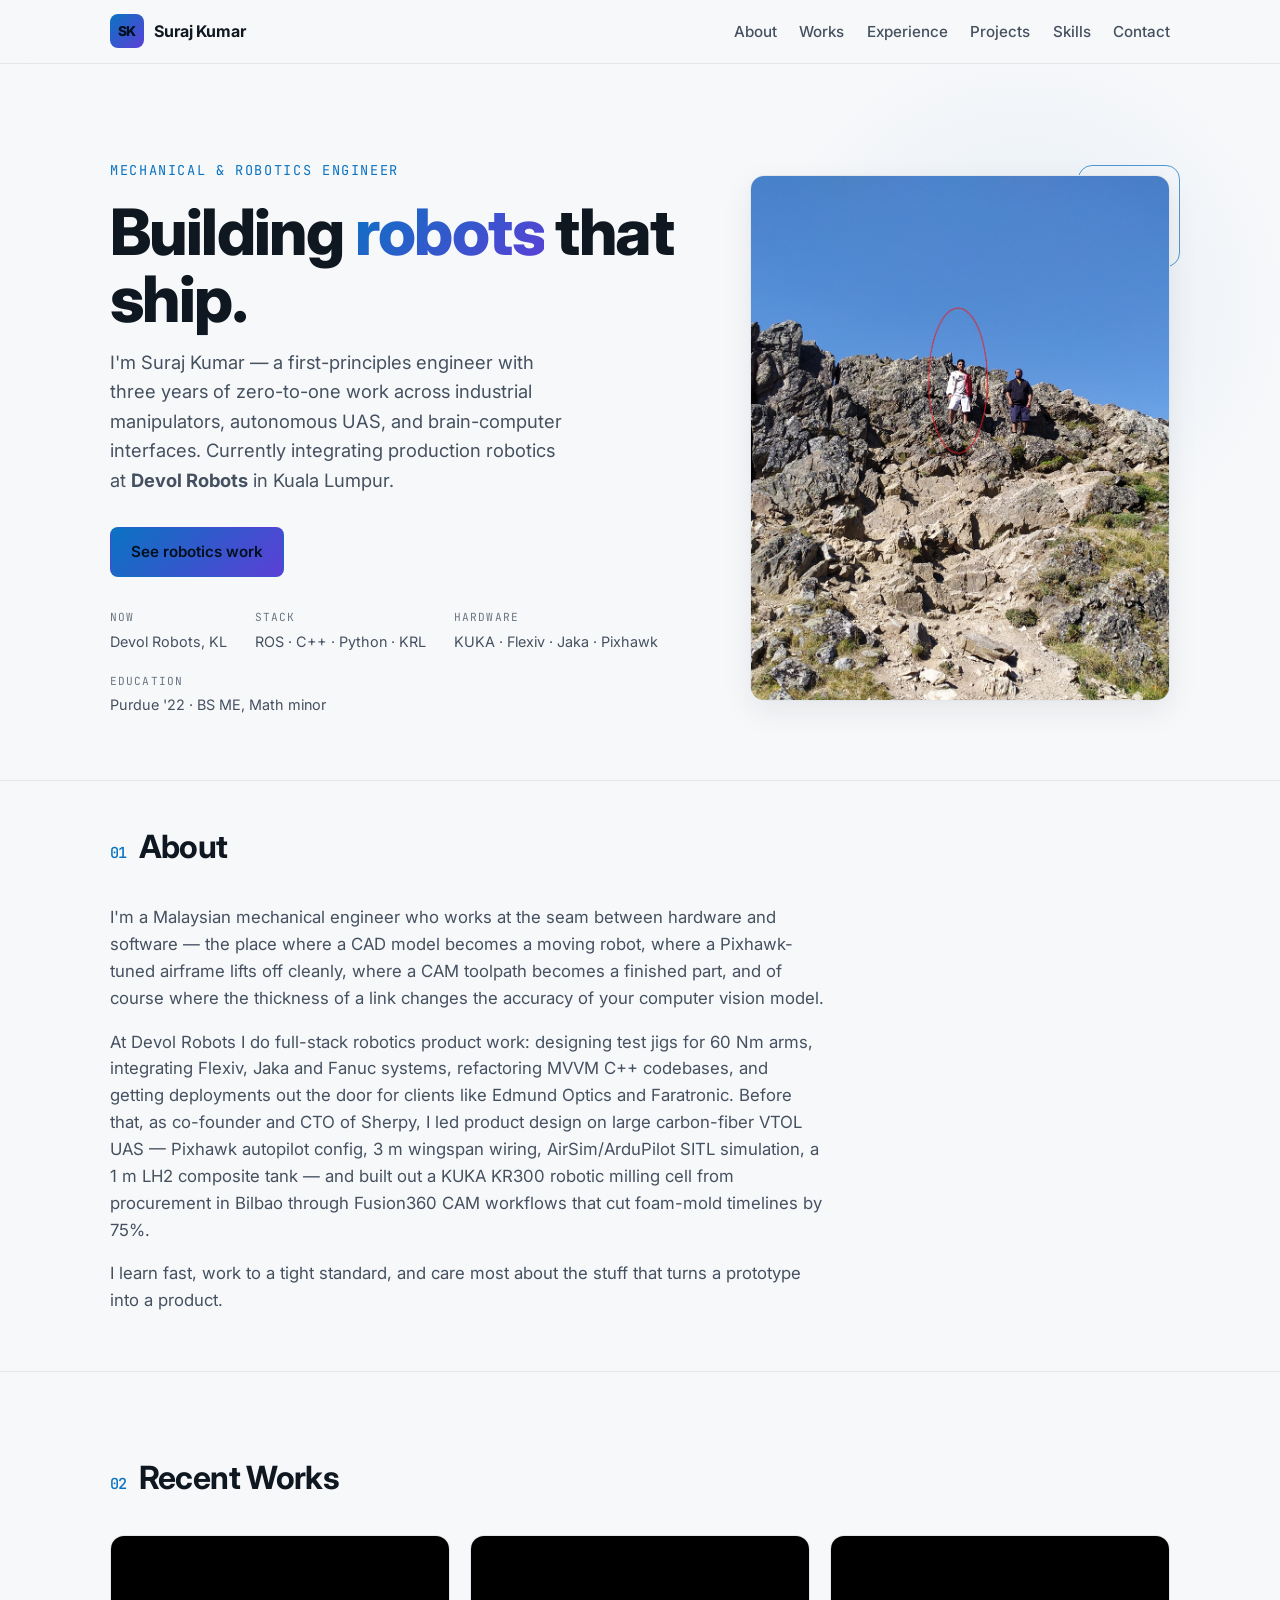
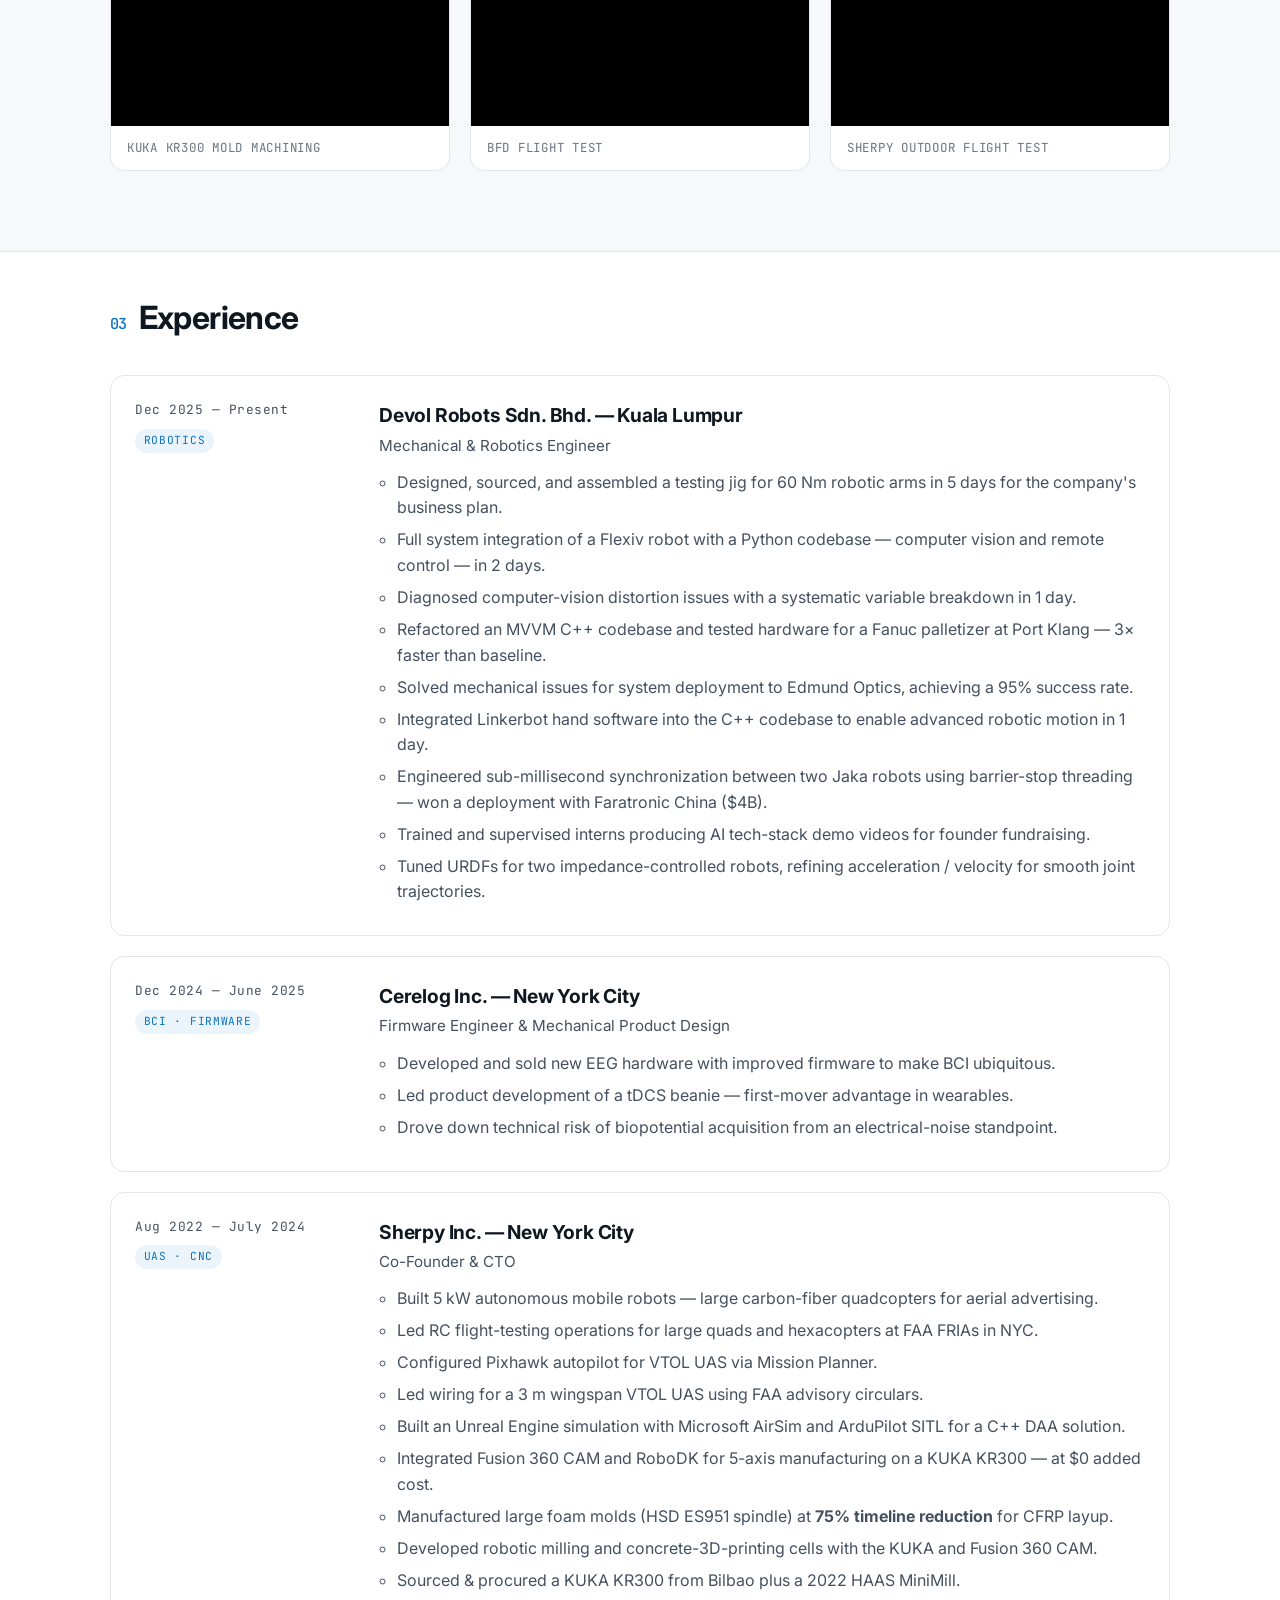
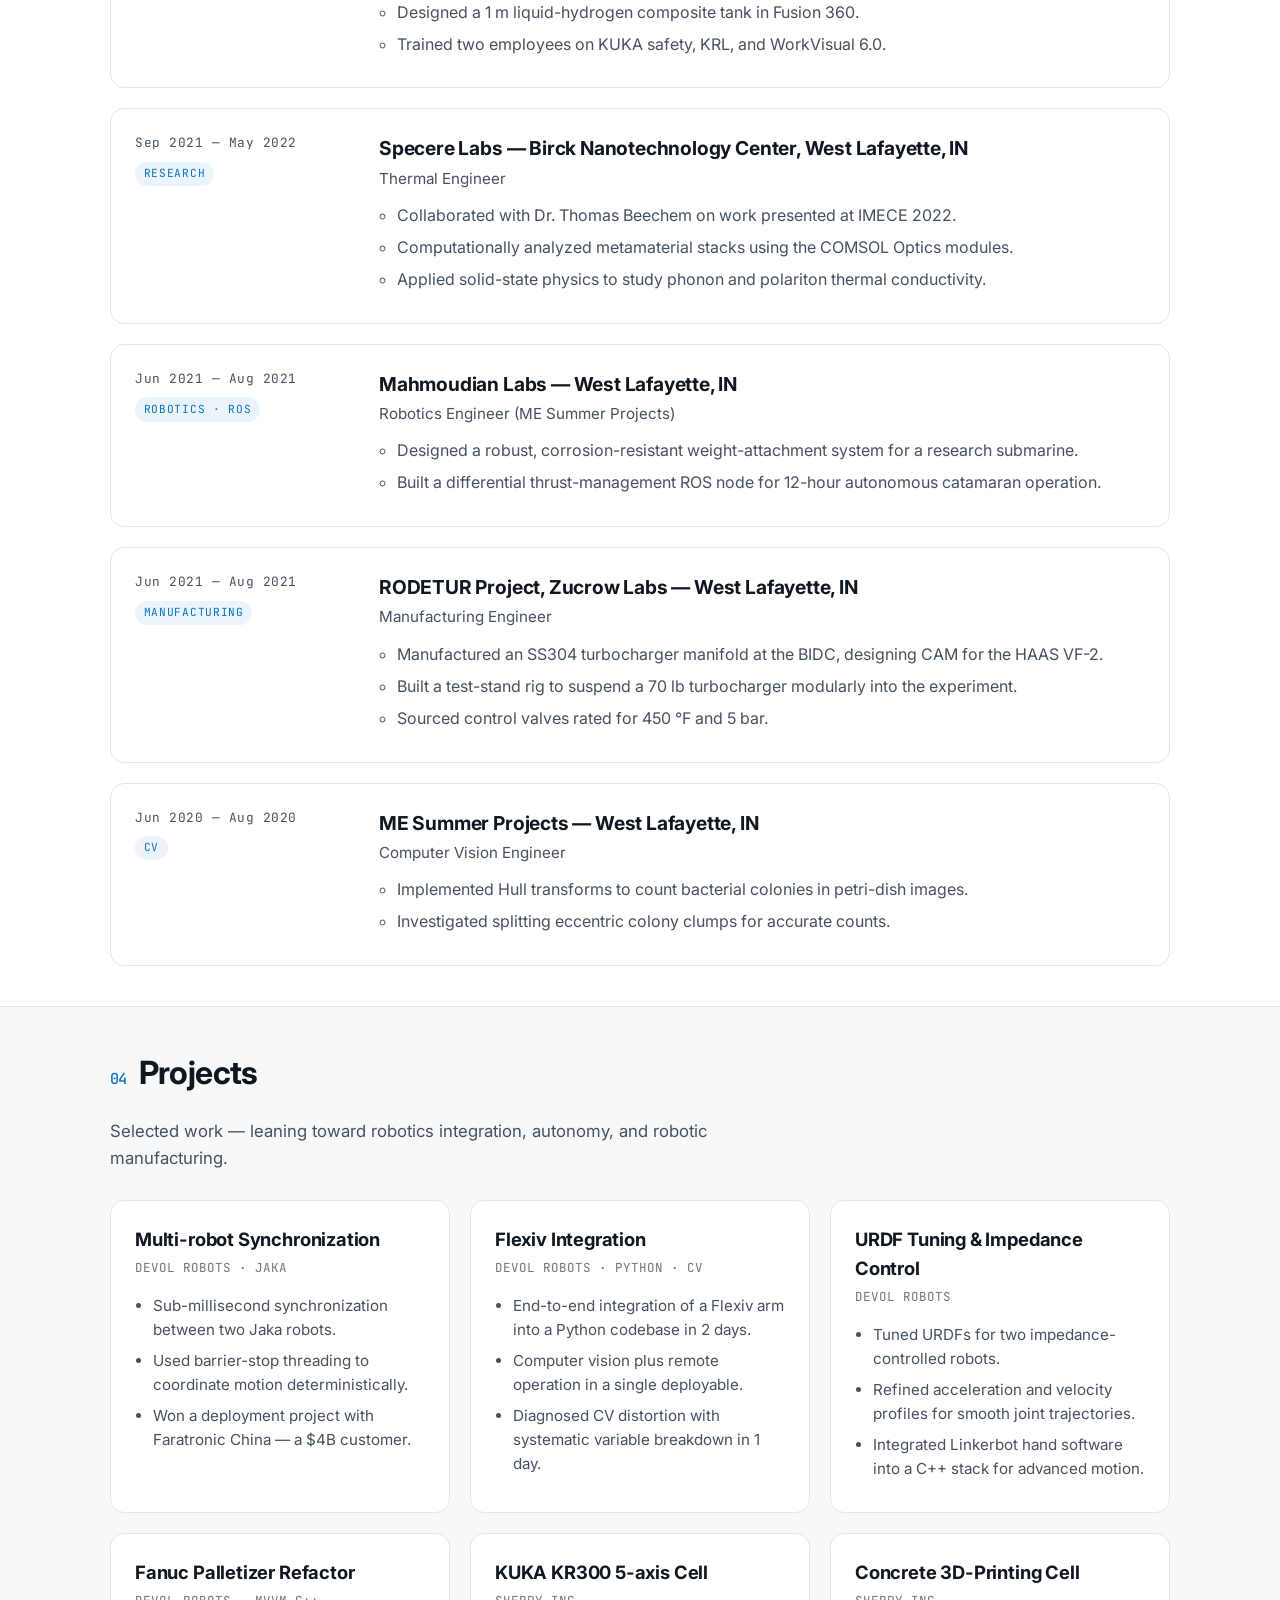
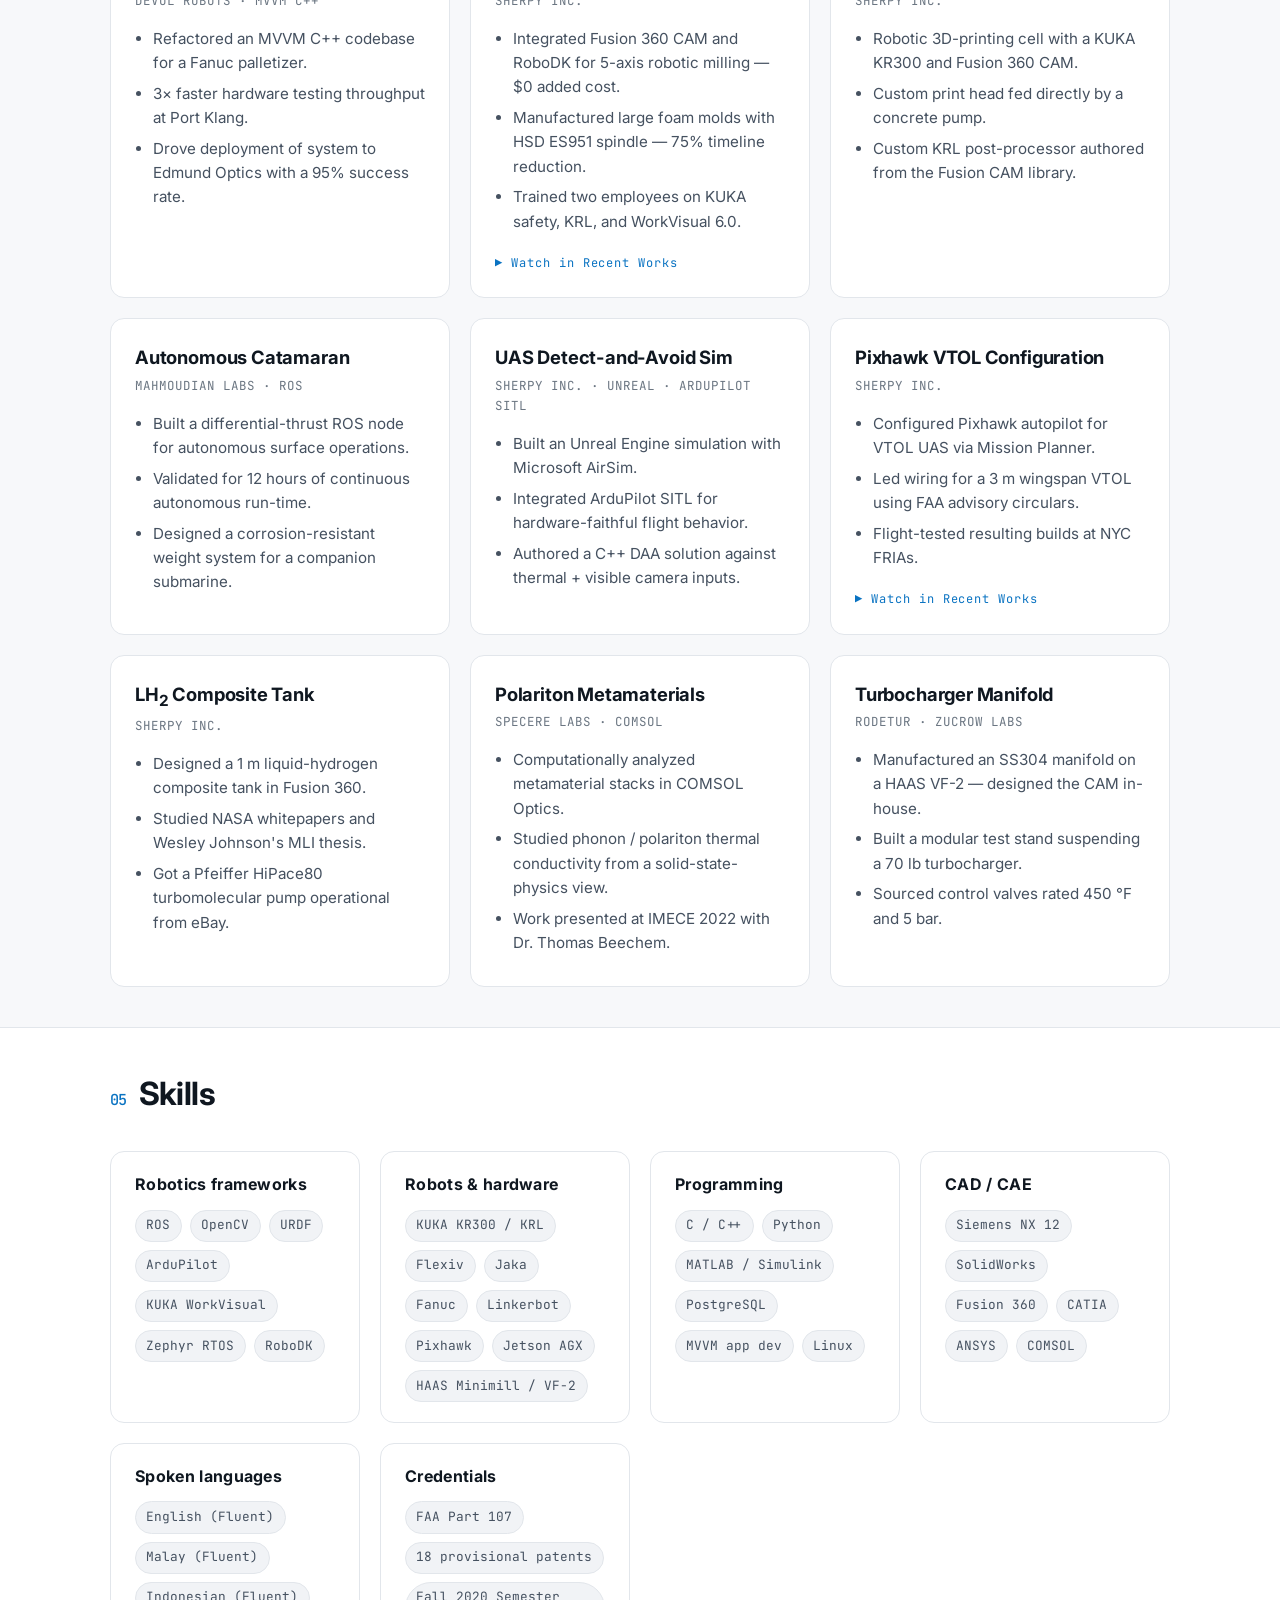
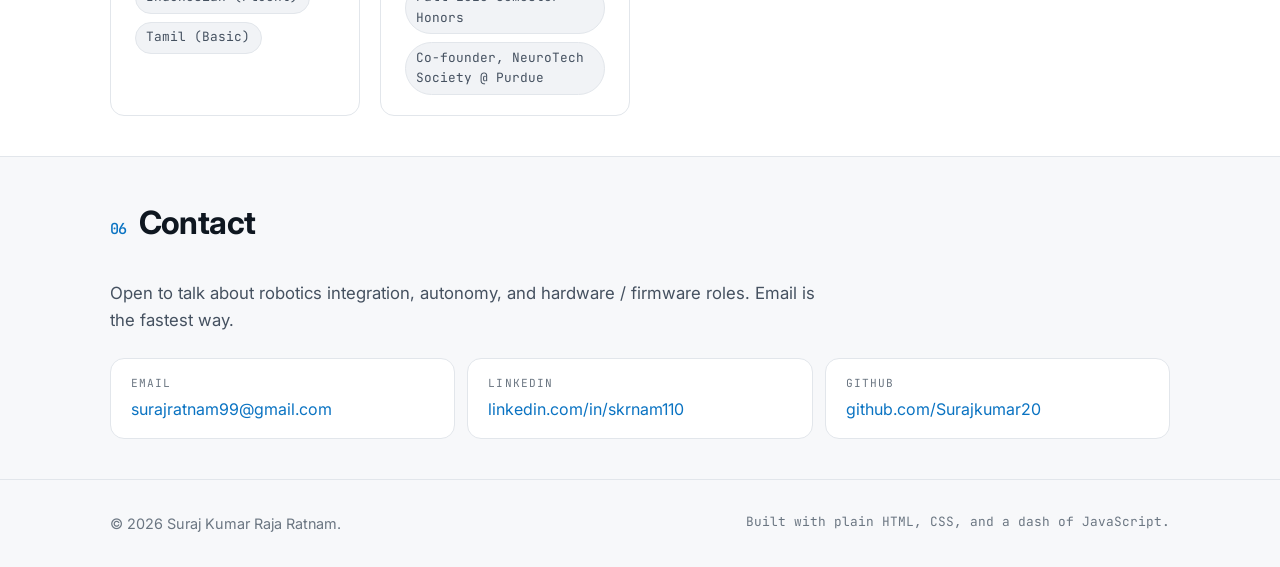
<file: index.html>
<!doctype html>
<html lang="en">
<head>
  <meta charset="utf-8" />
  <meta name="viewport" content="width=device-width, initial-scale=1" />
  <meta name="color-scheme" content="dark light" />
  <meta name="description" content="Suraj Kumar Raja Ratnam — Mechanical & Robotics Engineer. Industrial robot integration, autonomous systems, BCI firmware, CNC manufacturing." />
  <title>Suraj Kumar — Mechanical & Robotics Engineer</title>
  <link rel="preconnect" href="https://fonts.googleapis.com" />
  <link rel="preconnect" href="https://fonts.gstatic.com" crossorigin />
  <link rel="stylesheet" href="https://fonts.googleapis.com/css2?family=Inter:wght@300;400;500;600;700;800&family=JetBrains+Mono:wght@400;500&display=swap" />
  <link rel="stylesheet" href="css/styles.css" />
</head>
<body>
  <a class="skip-link" href="#main">Skip to content</a>

  <header class="site-header" id="top">
    <div class="container nav">
      <a class="brand" href="#top">
        <span class="brand-mark">SK</span>
        <span class="brand-name">Suraj Kumar</span>
      </a>
      <nav aria-label="Primary">
        <button class="nav-toggle" aria-expanded="false" aria-controls="nav-list">
          <span class="nav-toggle-bar"></span>
          <span class="visually-hidden">Toggle menu</span>
        </button>
        <ul id="nav-list" class="nav-list">
          <li><a href="#about">About</a></li>
          <li><a href="#works">Works</a></li>
          <li><a href="#experience">Experience</a></li>
          <li><a href="#projects">Projects</a></li>
          <li><a href="#skills">Skills</a></li>
          <li><a href="#contact">Contact</a></li>
        </ul>
      </nav>
    </div>
  </header>

  <main id="main">
    <section class="hero">
      <div class="container hero-grid">
        <div class="hero-copy">
          <p class="eyebrow">Mechanical & Robotics Engineer</p>
          <h1>
            Building <span class="accent">robots</span> that ship.
          </h1>
          <p class="lede">
            I'm Suraj Kumar — a first-principles engineer with three years of
            zero-to-one work across industrial manipulators, autonomous UAS,
            and brain-computer interfaces. Currently integrating production
            robotics at <strong>Devol Robots</strong> in Kuala Lumpur.
          </p>
          <div class="cta-row">
            <a class="btn btn-primary" href="#projects">See robotics work</a>
            <!-- <a class="btn btn-ghost" href="suraj-kumar-cv.pdf" download>Download CV</a> -->
          </div>
          <ul class="meta-row" role="list">
            <li><span class="meta-label">Now</span> Devol Robots, KL</li>
            <li><span class="meta-label">Stack</span> ROS · C++ · Python · KRL</li>
            <li><span class="meta-label">Hardware</span> KUKA · Flexiv · Jaka · Pixhawk</li>
            <li><span class="meta-label">Education</span> Purdue '22 · BS ME, Math minor</li>
          </ul>
        </div>
        <figure class="hero-figure">
          <img src="images/face.jpg" alt="Portrait of Suraj Kumar" loading="eager" />
        </figure>
      </div>
    </section>

    <section id="about" class="section">
      <div class="container">
        <h2 class="section-title"><span class="section-num">01</span> About</h2>
        <div class="prose">
          <p>
            I'm a Malaysian mechanical engineer who works at the seam between
            hardware and software — the place where a CAD model becomes a
            moving robot, where a Pixhawk-tuned airframe lifts off cleanly,
            where a CAM toolpath becomes a finished part, and of course where the
            thickness of a link changes the accuracy of your computer vision model.
          </p>
          <p>
            At Devol Robots I do full-stack robotics product work: designing
            test jigs for 60 Nm arms, integrating Flexiv, Jaka and Fanuc
            systems, refactoring MVVM C++ codebases, and getting deployments
            out the door for clients like Edmund Optics and Faratronic. Before
            that, as co-founder and CTO of Sherpy, I led product design on
            large carbon-fiber VTOL UAS — Pixhawk autopilot config, 3 m
            wingspan wiring, AirSim/ArduPilot SITL simulation, a 1 m LH2
            composite tank — and built out a KUKA KR300 robotic milling cell
            from procurement in Bilbao through Fusion360 CAM workflows that
            cut foam-mold timelines by 75%.
          </p>
          <p>
            I learn fast, work to a tight standard, and care most about the
            stuff that turns a prototype into a product.
          </p>
        </div>
      </div>
    </section>

    <section id="works" class="section">
      <div class="container">
        <h2 class="section-title"><span class="section-num">02</span> Recent Works</h2>
        <!-- Cards rendered by js/main.js — drop YouTube URLs into the
             RECENT_WORKS array there. IDs (video-kuka / video-bfd / video-sherpy)
             are referenced by the project-card link map below. -->
        <div class="video-row" id="video-row"></div>
      </div>
    </section>

    <section id="experience" class="section section-alt">
      <div class="container">
        <h2 class="section-title"><span class="section-num">03</span> Experience</h2>
        <ol class="timeline" role="list">

          <li class="timeline-item">
            <div class="timeline-meta">
              <span class="timeline-date">Dec 2025 — Present</span>
              <span class="timeline-tag">Robotics</span>
            </div>
            <div class="timeline-body">
              <h3>Devol Robots Sdn. Bhd. — Kuala Lumpur</h3>
              <p class="timeline-role">Mechanical & Robotics Engineer</p>
              <ul>
                <li>Designed, sourced, and assembled a testing jig for 60 Nm robotic arms in 5 days for the company's business plan.</li>
                <li>Full system integration of a Flexiv robot with a Python codebase — computer vision and remote control — in 2 days.</li>
                <li>Diagnosed computer-vision distortion issues with a systematic variable breakdown in 1 day.</li>
                <li>Refactored an MVVM C++ codebase and tested hardware for a Fanuc palletizer at Port Klang — 3× faster than baseline.</li>
                <li>Solved mechanical issues for system deployment to Edmund Optics, achieving a 95% success rate.</li>
                <li>Integrated Linkerbot hand software into the C++ codebase to enable advanced robotic motion in 1 day.</li>
                <li>Engineered sub-millisecond synchronization between two Jaka robots using barrier-stop threading — won a deployment with Faratronic China ($4B).</li>
                <li>Trained and supervised interns producing AI tech-stack demo videos for founder fundraising.</li>
                <li>Tuned URDFs for two impedance-controlled robots, refining acceleration / velocity for smooth joint trajectories.</li>
              </ul>
            </div>
          </li>

          <li class="timeline-item">
            <div class="timeline-meta">
              <span class="timeline-date">Dec 2024 — June 2025</span>
              <span class="timeline-tag">BCI · Firmware</span>
            </div>
            <div class="timeline-body">
              <h3>Cerelog Inc. — New York City</h3>
              <p class="timeline-role">Firmware Engineer & Mechanical Product Design</p>
              <ul>
                <li>Developed and sold new EEG hardware with improved firmware to make BCI ubiquitous.</li>
                <li>Led product development of a tDCS beanie — first-mover advantage in wearables.</li>
                <li>Drove down technical risk of biopotential acquisition from an electrical-noise standpoint.</li>
              </ul>
            </div>
          </li>

          <li class="timeline-item">
            <div class="timeline-meta">
              <span class="timeline-date">Aug 2022 — July 2024</span>
              <span class="timeline-tag">UAS · CNC</span>
            </div>
            <div class="timeline-body">
              <h3>Sherpy Inc. — New York City</h3>
              <p class="timeline-role">Co-Founder & CTO</p>
              <ul>
                <li>Built 5 kW autonomous mobile robots — large carbon-fiber quadcopters for aerial advertising.</li>
                <li>Led RC flight-testing operations for large quads and hexacopters at FAA FRIAs in NYC.</li>
                <li>Configured Pixhawk autopilot for VTOL UAS via Mission Planner.</li>
                <li>Led wiring for a 3 m wingspan VTOL UAS using FAA advisory circulars.</li>
                <li>Built an Unreal Engine simulation with Microsoft AirSim and ArduPilot SITL for a C++ DAA solution.</li>
                <li>Integrated Fusion 360 CAM and RoboDK for 5-axis manufacturing on a KUKA KR300 — at $0 added cost.</li>
                <li>Manufactured large foam molds (HSD ES951 spindle) at <strong>75% timeline reduction</strong> for CFRP layup.</li>
                <li>Developed robotic milling and concrete-3D-printing cells with the KUKA and Fusion 360 CAM.</li>
                <li>Sourced & procured a KUKA KR300 from Bilbao plus a 2022 HAAS MiniMill.</li>
                <li>Designed a 1 m liquid-hydrogen composite tank in Fusion 360.</li>
                <li>Trained two employees on KUKA safety, KRL, and WorkVisual 6.0.</li>
              </ul>
            </div>
          </li>

          <li class="timeline-item">
            <div class="timeline-meta">
              <span class="timeline-date">Sep 2021 — May 2022</span>
              <span class="timeline-tag">Research</span>
            </div>
            <div class="timeline-body">
              <h3>Specere Labs — Birck Nanotechnology Center, West Lafayette, IN</h3>
              <p class="timeline-role">Thermal Engineer</p>
              <ul>
                <li>Collaborated with Dr. Thomas Beechem on work presented at IMECE 2022.</li>
                <li>Computationally analyzed metamaterial stacks using the COMSOL Optics modules.</li>
                <li>Applied solid-state physics to study phonon and polariton thermal conductivity.</li>
              </ul>
            </div>
          </li>

          <li class="timeline-item">
            <div class="timeline-meta">
              <span class="timeline-date">Jun 2021 — Aug 2021</span>
              <span class="timeline-tag">Robotics · ROS</span>
            </div>
            <div class="timeline-body">
              <h3>Mahmoudian Labs — West Lafayette, IN</h3>
              <p class="timeline-role">Robotics Engineer (ME Summer Projects)</p>
              <ul>
                <li>Designed a robust, corrosion-resistant weight-attachment system for a research submarine.</li>
                <li>Built a differential thrust-management ROS node for 12-hour autonomous catamaran operation.</li>
              </ul>
            </div>
          </li>

          <li class="timeline-item">
            <div class="timeline-meta">
              <span class="timeline-date">Jun 2021 — Aug 2021</span>
              <span class="timeline-tag">Manufacturing</span>
            </div>
            <div class="timeline-body">
              <h3>RODETUR Project, Zucrow Labs — West Lafayette, IN</h3>
              <p class="timeline-role">Manufacturing Engineer</p>
              <ul>
                <li>Manufactured an SS304 turbocharger manifold at the BIDC, designing CAM for the HAAS VF-2.</li>
                <li>Built a test-stand rig to suspend a 70 lb turbocharger modularly into the experiment.</li>
                <li>Sourced control valves rated for 450 °F and 5 bar.</li>
              </ul>
            </div>
          </li>

          <li class="timeline-item">
            <div class="timeline-meta">
              <span class="timeline-date">Jun 2020 — Aug 2020</span>
              <span class="timeline-tag">CV</span>
            </div>
            <div class="timeline-body">
              <h3>ME Summer Projects — West Lafayette, IN</h3>
              <p class="timeline-role">Computer Vision Engineer</p>
              <ul>
                <li>Implemented Hull transforms to count bacterial colonies in petri-dish images.</li>
                <li>Investigated splitting eccentric colony clumps for accurate counts.</li>
              </ul>
            </div>
          </li>
        </ol>
      </div>
    </section>

    <section id="projects" class="section">
      <div class="container">
        <h2 class="section-title"><span class="section-num">04</span> Projects</h2>
        <p class="prose section-intro">
          Selected work — leaning toward robotics integration, autonomy, and
          robotic manufacturing.
        </p>
        <div class="cards">

          <article class="card">
            <h3>Multi-robot Synchronization</h3>
            <p class="card-sub">Devol Robots · Jaka</p>
            <ul>
              <li>Sub-millisecond synchronization between two Jaka robots.</li>
              <li>Used barrier-stop threading to coordinate motion deterministically.</li>
              <li>Won a deployment project with Faratronic China — a $4B customer.</li>
            </ul>
          </article>

          <article class="card">
            <h3>Flexiv Integration</h3>
            <p class="card-sub">Devol Robots · Python · CV</p>
            <ul>
              <li>End-to-end integration of a Flexiv arm into a Python codebase in 2 days.</li>
              <li>Computer vision plus remote operation in a single deployable.</li>
              <li>Diagnosed CV distortion with systematic variable breakdown in 1 day.</li>
            </ul>
          </article>

          <article class="card">
            <h3>URDF Tuning &amp; Impedance Control</h3>
            <p class="card-sub">Devol Robots</p>
            <ul>
              <li>Tuned URDFs for two impedance-controlled robots.</li>
              <li>Refined acceleration and velocity profiles for smooth joint trajectories.</li>
              <li>Integrated Linkerbot hand software into a C++ stack for advanced motion.</li>
            </ul>
          </article>

          <article class="card">
            <h3>Fanuc Palletizer Refactor</h3>
            <p class="card-sub">Devol Robots · MVVM C++</p>
            <ul>
              <li>Refactored an MVVM C++ codebase for a Fanuc palletizer.</li>
              <li>3× faster hardware testing throughput at Port Klang.</li>
              <li>Drove deployment of system to Edmund Optics with a 95% success rate.</li>
            </ul>
          </article>

          <article class="card card-link" data-link="kuka" tabindex="0" role="link" aria-label="KUKA KR300 5-axis Cell — watch in Recent Works">
            <h3>KUKA KR300 5-axis Cell</h3>
            <p class="card-sub">Sherpy Inc.</p>
            <ul>
              <li>Integrated Fusion 360 CAM and RoboDK for 5-axis robotic milling — $0 added cost.</li>
              <li>Manufactured large foam molds with HSD ES951 spindle — 75% timeline reduction.</li>
              <li>Trained two employees on KUKA safety, KRL, and WorkVisual 6.0.</li>
            </ul>
            <span class="card-cta" aria-hidden="true">▶ Watch in Recent Works</span>
          </article>

          <article class="card">
            <h3>Concrete 3D-Printing Cell</h3>
            <p class="card-sub">Sherpy Inc.</p>
            <ul>
              <li>Robotic 3D-printing cell with a KUKA KR300 and Fusion 360 CAM.</li>
              <li>Custom print head fed directly by a concrete pump.</li>
              <li>Custom KRL post-processor authored from the Fusion CAM library.</li>
            </ul>
          </article>

          <article class="card">
            <h3>Autonomous Catamaran</h3>
            <p class="card-sub">Mahmoudian Labs · ROS</p>
            <ul>
              <li>Built a differential-thrust ROS node for autonomous surface operations.</li>
              <li>Validated for 12 hours of continuous autonomous run-time.</li>
              <li>Designed a corrosion-resistant weight system for a companion submarine.</li>
            </ul>
          </article>

          <article class="card">
            <h3>UAS Detect-and-Avoid Sim</h3>
            <p class="card-sub">Sherpy Inc. · Unreal · ArduPilot SITL</p>
            <ul>
              <li>Built an Unreal Engine simulation with Microsoft AirSim.</li>
              <li>Integrated ArduPilot SITL for hardware-faithful flight behavior.</li>
              <li>Authored a C++ DAA solution against thermal + visible camera inputs.</li>
            </ul>
          </article>

          <article class="card card-link" data-link="pixhawk" tabindex="0" role="link" aria-label="Pixhawk VTOL Configuration — watch flight tests in Recent Works">
            <h3>Pixhawk VTOL Configuration</h3>
            <p class="card-sub">Sherpy Inc.</p>
            <ul>
              <li>Configured Pixhawk autopilot for VTOL UAS via Mission Planner.</li>
              <li>Led wiring for a 3 m wingspan VTOL using FAA advisory circulars.</li>
              <li>Flight-tested resulting builds at NYC FRIAs.</li>
            </ul>
            <span class="card-cta" aria-hidden="true">▶ Watch in Recent Works</span>
          </article>

          <article class="card">
            <h3>LH<sub>2</sub> Composite Tank</h3>
            <p class="card-sub">Sherpy Inc.</p>
            <ul>
              <li>Designed a 1 m liquid-hydrogen composite tank in Fusion 360.</li>
              <li>Studied NASA whitepapers and Wesley Johnson's MLI thesis.</li>
              <li>Got a Pfeiffer HiPace80 turbomolecular pump operational from eBay.</li>
            </ul>
          </article>

          <article class="card">
            <h3>Polariton Metamaterials</h3>
            <p class="card-sub">Specere Labs · COMSOL</p>
            <ul>
              <li>Computationally analyzed metamaterial stacks in COMSOL Optics.</li>
              <li>Studied phonon / polariton thermal conductivity from a solid-state-physics view.</li>
              <li>Work presented at IMECE 2022 with Dr. Thomas Beechem.</li>
            </ul>
          </article>

          <article class="card">
            <h3>Turbocharger Manifold</h3>
            <p class="card-sub">RODETUR · Zucrow Labs</p>
            <ul>
              <li>Manufactured an SS304 manifold on a HAAS VF-2 — designed the CAM in-house.</li>
              <li>Built a modular test stand suspending a 70 lb turbocharger.</li>
              <li>Sourced control valves rated 450 °F and 5 bar.</li>
            </ul>
          </article>

        </div>
      </div>
    </section>

    <section id="skills" class="section section-alt">
      <div class="container">
        <h2 class="section-title"><span class="section-num">05</span> Skills</h2>
        <div class="skill-grid">
          <div class="skill-group">
            <h3>Robotics frameworks</h3>
            <ul class="chip-list">
              <li>ROS</li>
              <li>OpenCV</li>
              <li>URDF</li>
              <li>ArduPilot</li>
              <li>KUKA WorkVisual</li>
              <li>Zephyr RTOS</li>
              <li>RoboDK</li>
            </ul>
          </div>
          <div class="skill-group">
            <h3>Robots & hardware</h3>
            <ul class="chip-list">
              <li>KUKA KR300 / KRL</li>
              <li>Flexiv</li>
              <li>Jaka</li>
              <li>Fanuc</li>
              <li>Linkerbot</li>
              <li>Pixhawk</li>
              <li>Jetson AGX</li>
              <li>HAAS Minimill / VF-2</li>
            </ul>
          </div>
          <div class="skill-group">
            <h3>Programming</h3>
            <ul class="chip-list">
              <li>C / C++</li>
              <li>Python</li>
              <li>MATLAB / Simulink</li>
              <li>PostgreSQL</li>
              <li>MVVM app dev</li>
              <li>Linux</li>
            </ul>
          </div>
          <div class="skill-group">
            <h3>CAD / CAE</h3>
            <ul class="chip-list">
              <li>Siemens NX 12</li>
              <li>SolidWorks</li>
              <li>Fusion 360</li>
              <li>CATIA</li>
              <li>ANSYS</li>
              <li>COMSOL</li>
            </ul>
          </div>
          <div class="skill-group">
            <h3>Spoken languages</h3>
            <ul class="chip-list">
              <li>English (Fluent)</li>
              <li>Malay (Fluent)</li>
              <li>Indonesian (Fluent)</li>
              <li>Tamil (Basic)</li>
            </ul>
          </div>
          <div class="skill-group">
            <h3>Credentials</h3>
            <ul class="chip-list">
              <li>FAA Part 107</li>
              <li>18 provisional patents</li>
              <li>Fall 2020 Semester Honors</li>
              <li>Co-founder, NeuroTech Society @ Purdue</li>
            </ul>
          </div>
        </div>
      </div>
    </section>

    <section id="contact" class="section">
      <div class="container contact-block">
        <h2 class="section-title"><span class="section-num">06</span> Contact</h2>
        <p class="prose">
          Open to talk about robotics integration, autonomy, and hardware /
          firmware roles. Email is the fastest way.
        </p>
        <ul class="contact-list" role="list">
          <li>
            <span class="contact-key">Email</span>
            <a href="mailto:surajratnam99@gmail.com">surajratnam99@gmail.com</a>
          </li>
          <!-- <li>
            <span class="contact-key">Phone</span>
            <a href="tel:+60178908476">+60 17890-8476</a>
          </li> -->
          <li>
            <span class="contact-key">LinkedIn</span>
            <a href="https://linkedin.com/in/skrnam110" target="_blank" rel="noopener">linkedin.com/in/skrnam110</a>
          </li>
          <li>
            <span class="contact-key">GitHub</span>
            <a href="https://github.com/Surajkumar20" target="_blank" rel="noopener">github.com/Surajkumar20</a>
          </li>
          <!-- <li>
            <span class="contact-key">CV</span>
            <a href="suraj-kumar-cv.pdf" download>suraj-kumar-cv.pdf</a>
          </li> -->
        </ul>
      </div>
    </section>
  </main>

  <footer class="site-footer">
    <div class="container footer-row">
      <p>&copy; <span id="year"></span> Suraj Kumar Raja Ratnam.</p>
      <p class="footer-meta">Built with plain HTML, CSS, and a dash of JavaScript.</p>
    </div>
  </footer>

  <script src="js/main.js" defer></script>
</body>
</html>
</file>
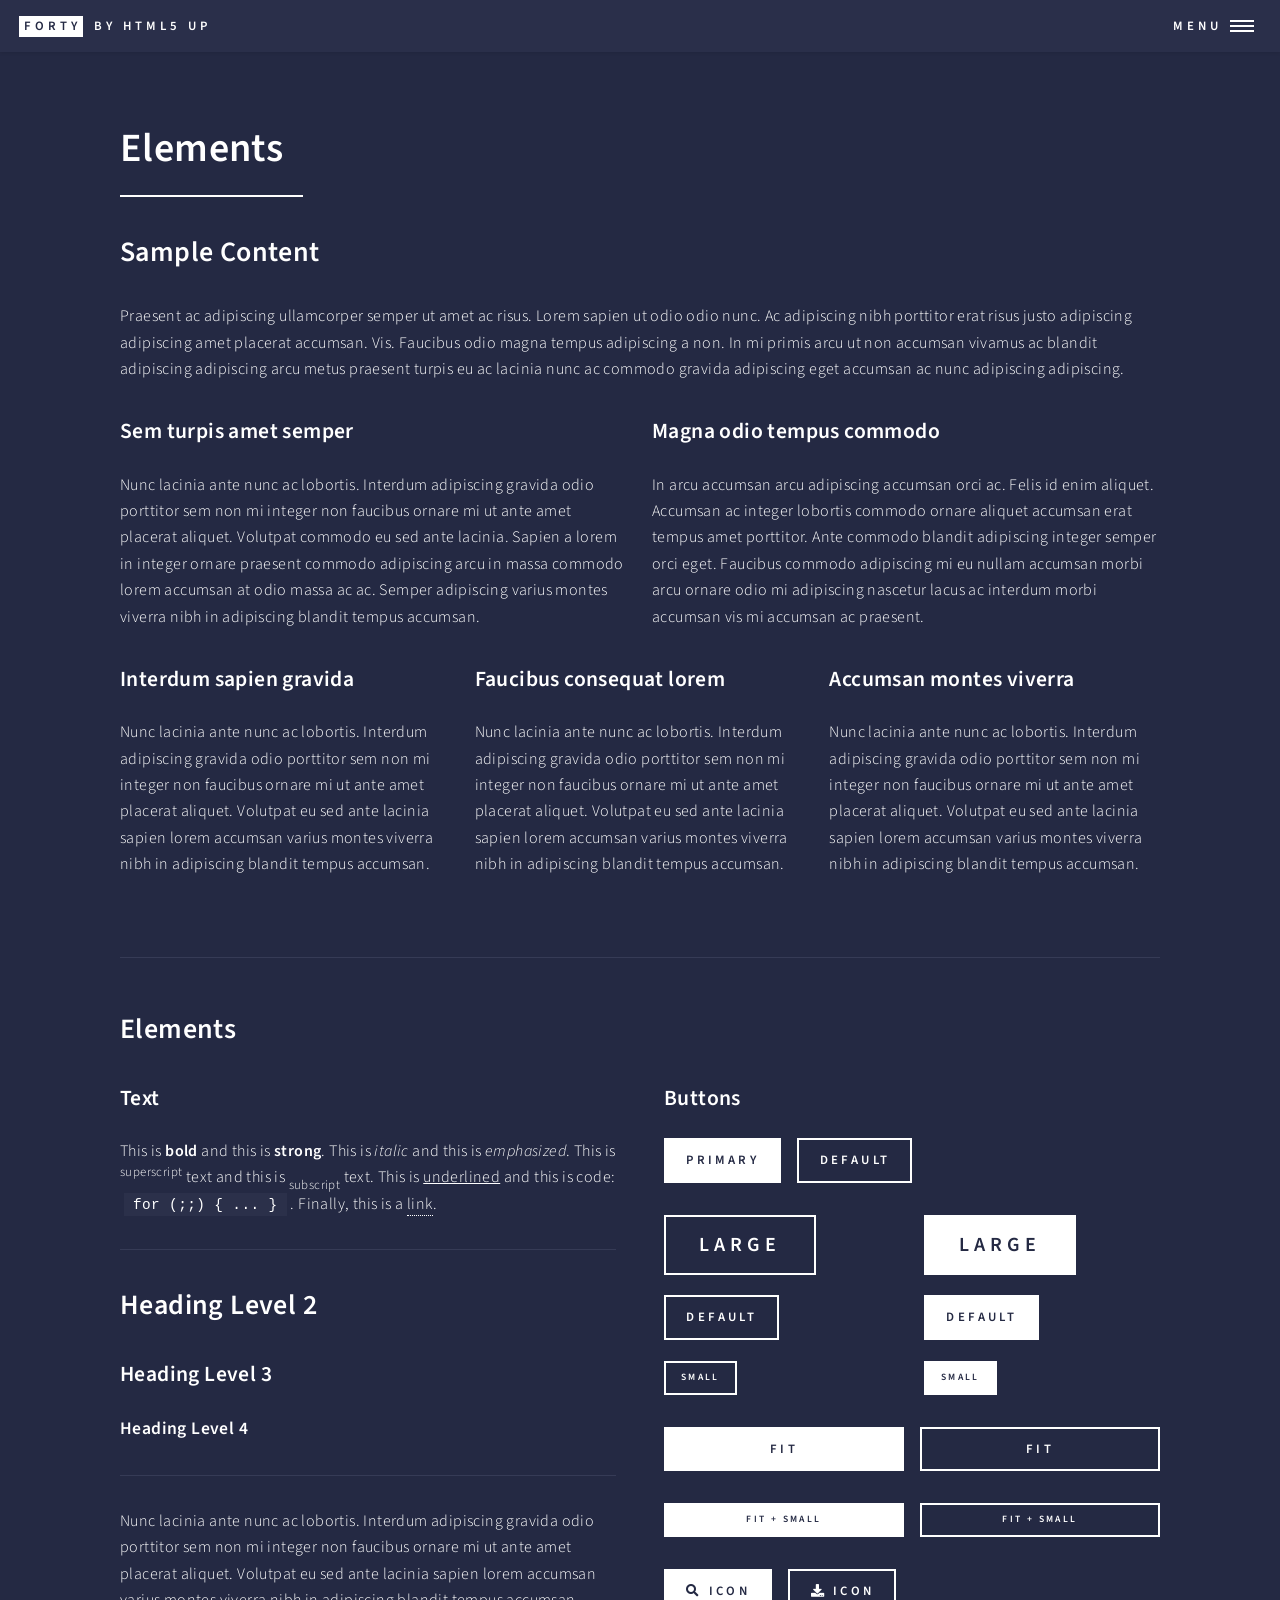
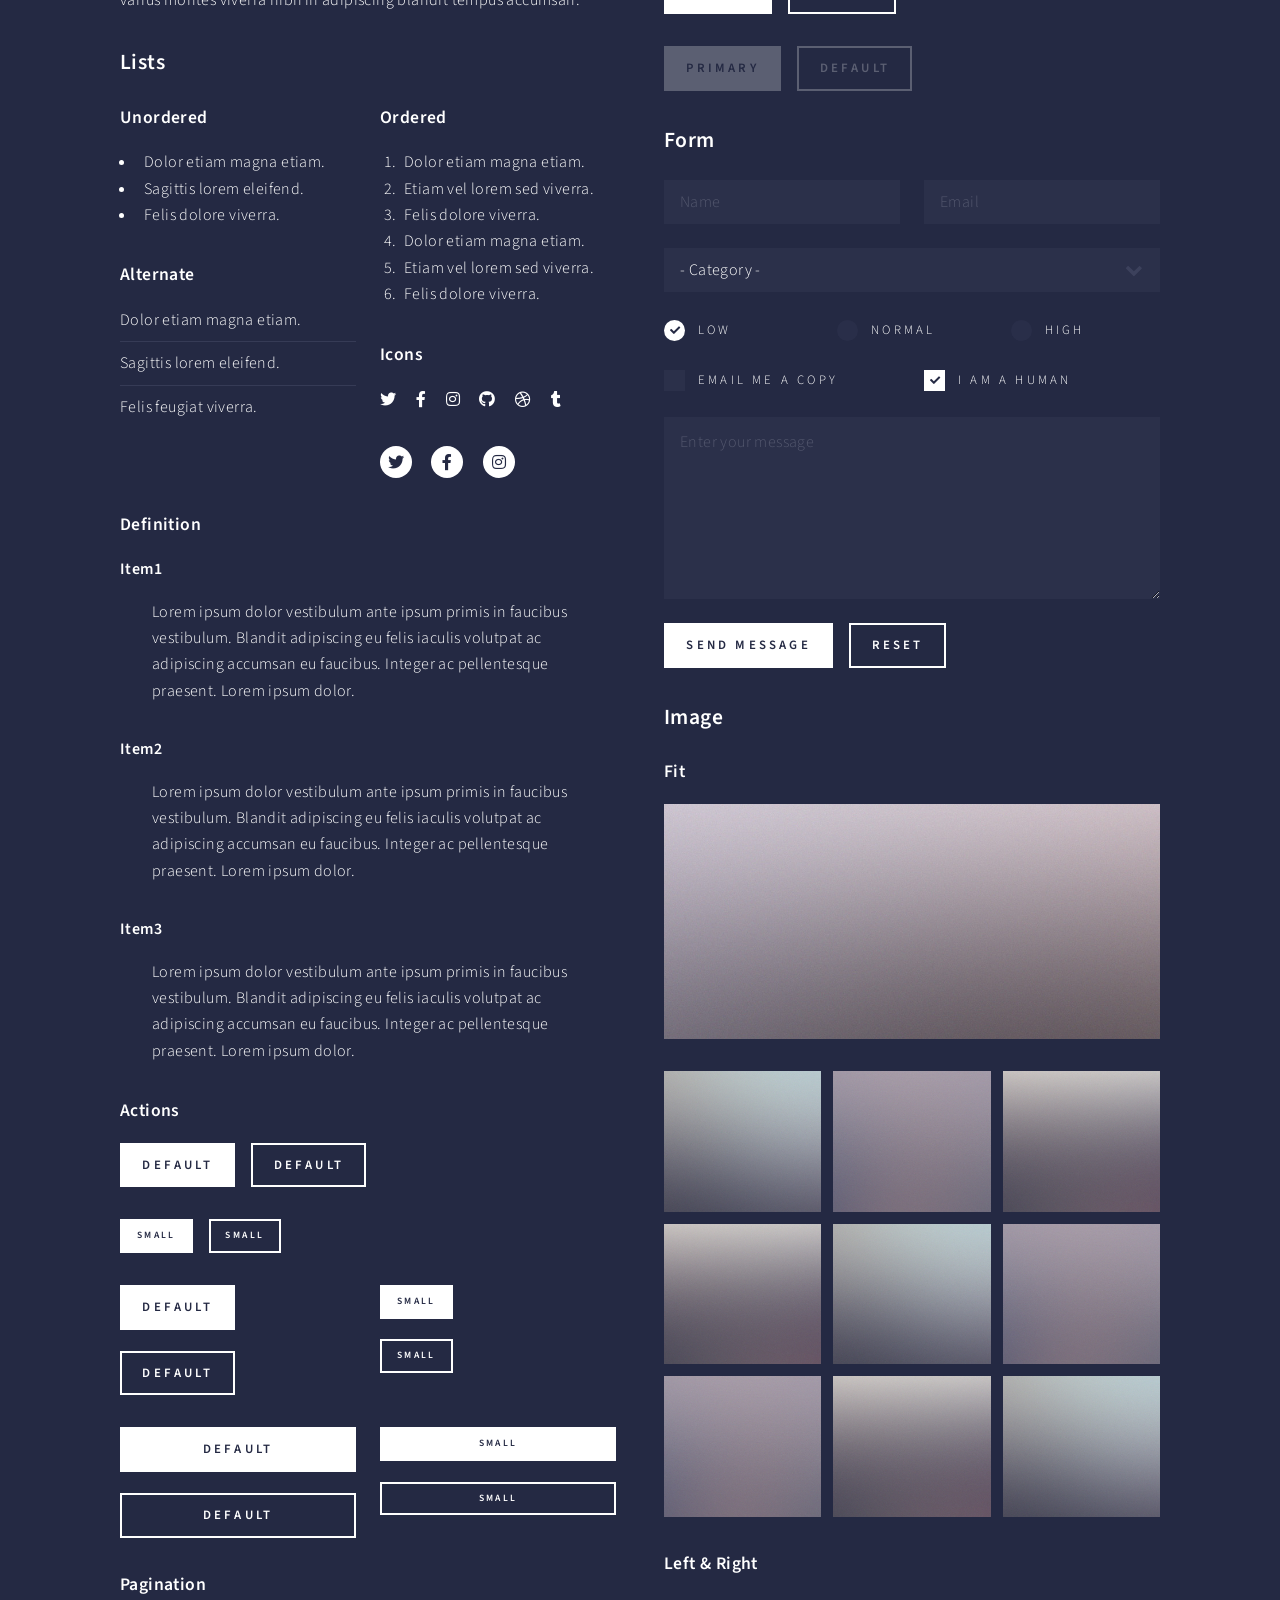
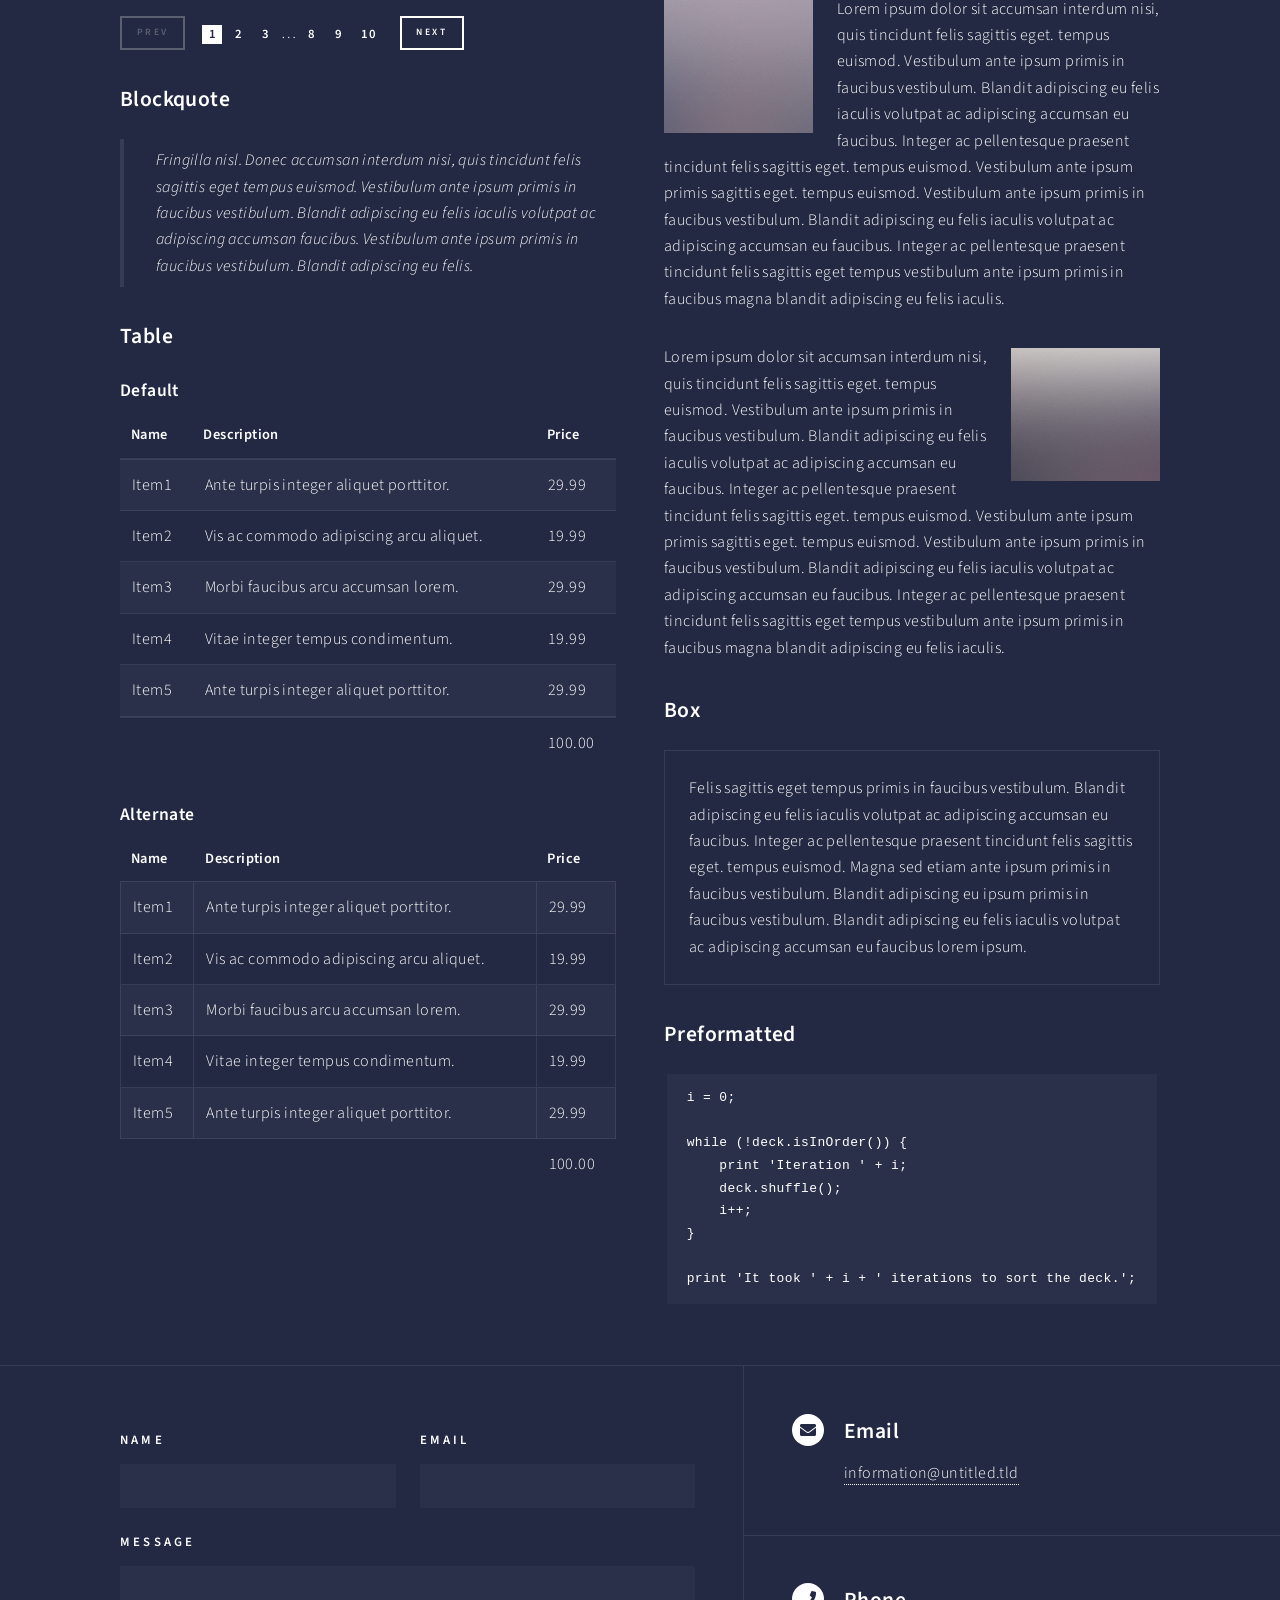
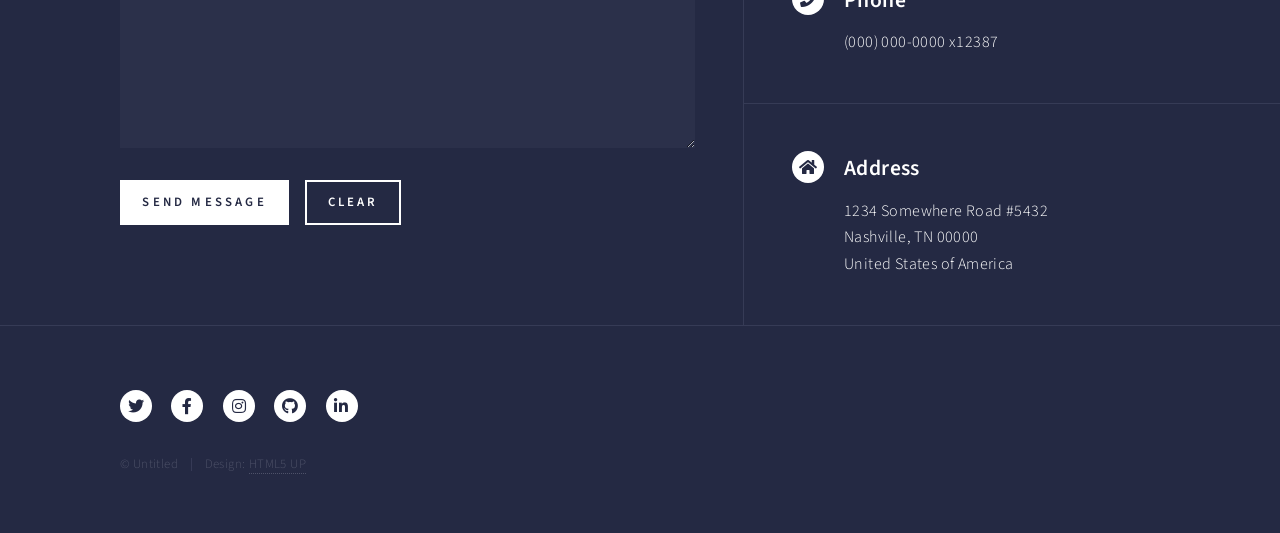
<file: elements.html>
<!DOCTYPE HTML>
<!--
	Forty by HTML5 UP
	html5up.net | @ajlkn
	Free for personal and commercial use under the CCA 3.0 license (html5up.net/license)
-->
<html>
	<head>
		<title>Elements - Forty by HTML5 UP</title>
		<meta charset="utf-8" />
		<meta name="viewport" content="width=device-width, initial-scale=1, user-scalable=no" />
		<link rel="stylesheet" href="assets/css/main.css" />
		<noscript><link rel="stylesheet" href="assets/css/noscript.css" /></noscript>
	</head>
	<body class="is-preload">

		<!-- Wrapper -->
			<div id="wrapper">

				<!-- Header -->
					<header id="header">
						<a href="index.html" class="logo"><strong>Forty</strong> <span>by HTML5 UP</span></a>
						<nav>
							<a href="#menu">Menu</a>
						</nav>
					</header>

				<!-- Menu -->
					<nav id="menu">
						<ul class="links">
							<li><a href="index.html">Home</a></li>
							<li><a href="landing.html">Landing</a></li>
							<li><a href="generic.html">Generic</a></li>
							<li><a href="elements.html">Elements</a></li>
						</ul>
						<ul class="actions stacked">
							<li><a href="#" class="button primary fit">Get Started</a></li>
							<li><a href="#" class="button fit">Log In</a></li>
						</ul>
					</nav>

				<!-- Main -->
					<div id="main" class="alt">

						<!-- One -->
							<section id="one">
								<div class="inner">
									<header class="major">
										<h1>Elements</h1>
									</header>

									<!-- Content -->
										<h2 id="content">Sample Content</h2>
										<p>Praesent ac adipiscing ullamcorper semper ut amet ac risus. Lorem sapien ut odio odio nunc. Ac adipiscing nibh porttitor erat risus justo adipiscing adipiscing amet placerat accumsan. Vis. Faucibus odio magna tempus adipiscing a non. In mi primis arcu ut non accumsan vivamus ac blandit adipiscing adipiscing arcu metus praesent turpis eu ac lacinia nunc ac commodo gravida adipiscing eget accumsan ac nunc adipiscing adipiscing.</p>
										<div class="row">
											<div class="col-6 col-12-small">
												<h3>Sem turpis amet semper</h3>
												<p>Nunc lacinia ante nunc ac lobortis. Interdum adipiscing gravida odio porttitor sem non mi integer non faucibus ornare mi ut ante amet placerat aliquet. Volutpat commodo eu sed ante lacinia. Sapien a lorem in integer ornare praesent commodo adipiscing arcu in massa commodo lorem accumsan at odio massa ac ac. Semper adipiscing varius montes viverra nibh in adipiscing blandit tempus accumsan.</p>
											</div>
											<div class="col-6 col-12-small">
												<h3>Magna odio tempus commodo</h3>
												<p>In arcu accumsan arcu adipiscing accumsan orci ac. Felis id enim aliquet. Accumsan ac integer lobortis commodo ornare aliquet accumsan erat tempus amet porttitor. Ante commodo blandit adipiscing integer semper orci eget. Faucibus commodo adipiscing mi eu nullam accumsan morbi arcu ornare odio mi adipiscing nascetur lacus ac interdum morbi accumsan vis mi accumsan ac praesent.</p>
											</div>
											<!-- Break -->
											<div class="col-4 col-12-medium">
												<h3>Interdum sapien gravida</h3>
												<p>Nunc lacinia ante nunc ac lobortis. Interdum adipiscing gravida odio porttitor sem non mi integer non faucibus ornare mi ut ante amet placerat aliquet. Volutpat eu sed ante lacinia sapien lorem accumsan varius montes viverra nibh in adipiscing blandit tempus accumsan.</p>
											</div>
											<div class="col-4 col-12-medium">
												<h3>Faucibus consequat lorem</h3>
												<p>Nunc lacinia ante nunc ac lobortis. Interdum adipiscing gravida odio porttitor sem non mi integer non faucibus ornare mi ut ante amet placerat aliquet. Volutpat eu sed ante lacinia sapien lorem accumsan varius montes viverra nibh in adipiscing blandit tempus accumsan.</p>
											</div>
											<div class="col-4 col-12-medium">
												<h3>Accumsan montes viverra</h3>
												<p>Nunc lacinia ante nunc ac lobortis. Interdum adipiscing gravida odio porttitor sem non mi integer non faucibus ornare mi ut ante amet placerat aliquet. Volutpat eu sed ante lacinia sapien lorem accumsan varius montes viverra nibh in adipiscing blandit tempus accumsan.</p>
											</div>
										</div>

									<hr class="major" />

									<!-- Elements -->
										<h2 id="elements">Elements</h2>
										<div class="row gtr-200">
											<div class="col-6 col-12-medium">

												<!-- Text stuff -->
													<h3>Text</h3>
													<p>This is <b>bold</b> and this is <strong>strong</strong>. This is <i>italic</i> and this is <em>emphasized</em>.
													This is <sup>superscript</sup> text and this is <sub>subscript</sub> text.
													This is <u>underlined</u> and this is code: <code>for (;;) { ... }</code>.
													Finally, this is a <a href="#">link</a>.</p>
													<hr />
													<h2>Heading Level 2</h2>
													<h3>Heading Level 3</h3>
													<h4>Heading Level 4</h4>
													<hr />
													<p>Nunc lacinia ante nunc ac lobortis. Interdum adipiscing gravida odio porttitor sem non mi integer non faucibus ornare mi ut ante amet placerat aliquet. Volutpat eu sed ante lacinia sapien lorem accumsan varius montes viverra nibh in adipiscing blandit tempus accumsan.</p>

												<!-- Lists -->
													<h3>Lists</h3>
													<div class="row">
														<div class="col-6 col-12-small">

															<h4>Unordered</h4>
															<ul>
																<li>Dolor etiam magna etiam.</li>
																<li>Sagittis lorem eleifend.</li>
																<li>Felis dolore viverra.</li>
															</ul>

															<h4>Alternate</h4>
															<ul class="alt">
																<li>Dolor etiam magna etiam.</li>
																<li>Sagittis lorem eleifend.</li>
																<li>Felis feugiat viverra.</li>
															</ul>

														</div>
														<div class="col-6 col-12-small">

															<h4>Ordered</h4>
															<ol>
																<li>Dolor etiam magna etiam.</li>
																<li>Etiam vel lorem sed viverra.</li>
																<li>Felis dolore viverra.</li>
																<li>Dolor etiam magna etiam.</li>
																<li>Etiam vel lorem sed viverra.</li>
																<li>Felis dolore viverra.</li>
															</ol>

															<h4>Icons</h4>
															<ul class="icons">
																<li><a href="#" class="icon brands fa-twitter"><span class="label">Twitter</span></a></li>
																<li><a href="#" class="icon brands fa-facebook-f"><span class="label">Facebook</span></a></li>
																<li><a href="#" class="icon brands fa-instagram"><span class="label">Instagram</span></a></li>
																<li><a href="#" class="icon brands fa-github"><span class="label">Github</span></a></li>
																<li><a href="#" class="icon brands fa-dribbble"><span class="label">Dribbble</span></a></li>
																<li><a href="#" class="icon brands fa-tumblr"><span class="label">Tumblr</span></a></li>
															</ul>
															<ul class="icons">
																<li><a href="#" class="icon brands alt fa-twitter"><span class="label">Twitter</span></a></li>
																<li><a href="#" class="icon brands alt fa-facebook-f"><span class="label">Facebook</span></a></li>
																<li><a href="#" class="icon brands alt fa-instagram"><span class="label">Instagram</span></a></li>
															</ul>

														</div>
													</div>
													<h4>Definition</h4>
													<dl>
														<dt>Item1</dt>
														<dd>
															<p>Lorem ipsum dolor vestibulum ante ipsum primis in faucibus vestibulum. Blandit adipiscing eu felis iaculis volutpat ac adipiscing accumsan eu faucibus. Integer ac pellentesque praesent. Lorem ipsum dolor.</p>
														</dd>
														<dt>Item2</dt>
														<dd>
															<p>Lorem ipsum dolor vestibulum ante ipsum primis in faucibus vestibulum. Blandit adipiscing eu felis iaculis volutpat ac adipiscing accumsan eu faucibus. Integer ac pellentesque praesent. Lorem ipsum dolor.</p>
														</dd>
														<dt>Item3</dt>
														<dd>
															<p>Lorem ipsum dolor vestibulum ante ipsum primis in faucibus vestibulum. Blandit adipiscing eu felis iaculis volutpat ac adipiscing accumsan eu faucibus. Integer ac pellentesque praesent. Lorem ipsum dolor.</p>
														</dd>
													</dl>

													<h4>Actions</h4>
													<ul class="actions">
														<li><a href="#" class="button primary">Default</a></li>
														<li><a href="#" class="button">Default</a></li>
													</ul>
													<ul class="actions small">
														<li><a href="#" class="button primary small">Small</a></li>
														<li><a href="#" class="button small">Small</a></li>
													</ul>
													<div class="row">
														<div class="col-6 col-12-small">
															<ul class="actions stacked">
																<li><a href="#" class="button primary">Default</a></li>
																<li><a href="#" class="button">Default</a></li>
															</ul>
														</div>
														<div class="col-6 col-12-small">
															<ul class="actions stacked">
																<li><a href="#" class="button primary small">Small</a></li>
																<li><a href="#" class="button small">Small</a></li>
															</ul>
														</div>
														<div class="col-6 col-12-small">
															<ul class="actions stacked">
																<li><a href="#" class="button primary fit">Default</a></li>
																<li><a href="#" class="button fit">Default</a></li>
															</ul>
														</div>
														<div class="col-6 col-12-small">
															<ul class="actions stacked">
																<li><a href="#" class="button primary small fit">Small</a></li>
																<li><a href="#" class="button small fit">Small</a></li>
															</ul>
														</div>
													</div>

													<h4>Pagination</h4>
													<ul class="pagination">
														<li><span class="button small disabled">Prev</span></li>
														<li><a href="#" class="page active">1</a></li>
														<li><a href="#" class="page">2</a></li>
														<li><a href="#" class="page">3</a></li>
														<li><span>&hellip;</span></li>
														<li><a href="#" class="page">8</a></li>
														<li><a href="#" class="page">9</a></li>
														<li><a href="#" class="page">10</a></li>
														<li><a href="#" class="button small">Next</a></li>
													</ul>

												<!-- Blockquote -->
													<h3>Blockquote</h3>
													<blockquote>Fringilla nisl. Donec accumsan interdum nisi, quis tincidunt felis sagittis eget tempus euismod. Vestibulum ante ipsum primis in faucibus vestibulum. Blandit adipiscing eu felis iaculis volutpat ac adipiscing accumsan faucibus. Vestibulum ante ipsum primis in faucibus vestibulum. Blandit adipiscing eu felis.</blockquote>

												<!-- Table -->
													<h3>Table</h3>

													<h4>Default</h4>
													<div class="table-wrapper">
														<table>
															<thead>
																<tr>
																	<th>Name</th>
																	<th>Description</th>
																	<th>Price</th>
																</tr>
															</thead>
															<tbody>
																<tr>
																	<td>Item1</td>
																	<td>Ante turpis integer aliquet porttitor.</td>
																	<td>29.99</td>
																</tr>
																<tr>
																	<td>Item2</td>
																	<td>Vis ac commodo adipiscing arcu aliquet.</td>
																	<td>19.99</td>
																</tr>
																<tr>
																	<td>Item3</td>
																	<td> Morbi faucibus arcu accumsan lorem.</td>
																	<td>29.99</td>
																</tr>
																<tr>
																	<td>Item4</td>
																	<td>Vitae integer tempus condimentum.</td>
																	<td>19.99</td>
																</tr>
																<tr>
																	<td>Item5</td>
																	<td>Ante turpis integer aliquet porttitor.</td>
																	<td>29.99</td>
																</tr>
															</tbody>
															<tfoot>
																<tr>
																	<td colspan="2"></td>
																	<td>100.00</td>
																</tr>
															</tfoot>
														</table>
													</div>

													<h4>Alternate</h4>
													<div class="table-wrapper">
														<table class="alt">
															<thead>
																<tr>
																	<th>Name</th>
																	<th>Description</th>
																	<th>Price</th>
																</tr>
															</thead>
															<tbody>
																<tr>
																	<td>Item1</td>
																	<td>Ante turpis integer aliquet porttitor.</td>
																	<td>29.99</td>
																</tr>
																<tr>
																	<td>Item2</td>
																	<td>Vis ac commodo adipiscing arcu aliquet.</td>
																	<td>19.99</td>
																</tr>
																<tr>
																	<td>Item3</td>
																	<td> Morbi faucibus arcu accumsan lorem.</td>
																	<td>29.99</td>
																</tr>
																<tr>
																	<td>Item4</td>
																	<td>Vitae integer tempus condimentum.</td>
																	<td>19.99</td>
																</tr>
																<tr>
																	<td>Item5</td>
																	<td>Ante turpis integer aliquet porttitor.</td>
																	<td>29.99</td>
																</tr>
															</tbody>
															<tfoot>
																<tr>
																	<td colspan="2"></td>
																	<td>100.00</td>
																</tr>
															</tfoot>
														</table>
													</div>

											</div>
											<div class="col-6 col-12-medium">

												<!-- Buttons -->
													<h3>Buttons</h3>
													<ul class="actions">
														<li><a href="#" class="button primary">Primary</a></li>
														<li><a href="#" class="button">Default</a></li>
													</ul>
													<div class="row">
														<div class="col-6 col-12-xsmall">
															<ul class="actions stacked">
																<li><a href="#" class="button large">Large</a></li>
																<li><a href="#" class="button">Default</a></li>
																<li><a href="#" class="button small">Small</a></li>
															</ul>
														</div>
														<div class="col-6 col-12-xsmall">
															<ul class="actions stacked">
																<li><a href="#" class="button primary large">Large</a></li>
																<li><a href="#" class="button primary">Default</a></li>
																<li><a href="#" class="button primary small">Small</a></li>
															</ul>
														</div>
													</div>
													<ul class="actions fit">
														<li><a href="#" class="button primary fit">Fit</a></li>
														<li><a href="#" class="button fit">Fit</a></li>
													</ul>
													<ul class="actions fit small">
														<li><a href="#" class="button primary fit small">Fit + Small</a></li>
														<li><a href="#" class="button fit small">Fit + Small</a></li>
													</ul>
													<ul class="actions">
														<li><a href="#" class="button primary icon solid fa-search">Icon</a></li>
														<li><a href="#" class="button icon solid fa-download">Icon</a></li>
													</ul>
													<ul class="actions">
														<li><span class="button primary disabled">Primary</span></li>
														<li><span class="button disabled">Default</span></li>
													</ul>

												<!-- Form -->
													<h3>Form</h3>

													<form method="post" action="#">
														<div class="row gtr-uniform">
															<div class="col-6 col-12-xsmall">
																<input type="text" name="demo-name" id="demo-name" value="" placeholder="Name" />
															</div>
															<div class="col-6 col-12-xsmall">
																<input type="email" name="demo-email" id="demo-email" value="" placeholder="Email" />
															</div>
															<!-- Break -->
															<div class="col-12">
																<select name="demo-category" id="demo-category">
																	<option value="">- Category -</option>
																	<option value="1">Manufacturing</option>
																	<option value="1">Shipping</option>
																	<option value="1">Administration</option>
																	<option value="1">Human Resources</option>
																</select>
															</div>
															<!-- Break -->
															<div class="col-4 col-12-small">
																<input type="radio" id="demo-priority-low" name="demo-priority" checked>
																<label for="demo-priority-low">Low</label>
															</div>
															<div class="col-4 col-12-small">
																<input type="radio" id="demo-priority-normal" name="demo-priority">
																<label for="demo-priority-normal">Normal</label>
															</div>
															<div class="col-4 col-12-small">
																<input type="radio" id="demo-priority-high" name="demo-priority">
																<label for="demo-priority-high">High</label>
															</div>
															<!-- Break -->
															<div class="col-6 col-12-small">
																<input type="checkbox" id="demo-copy" name="demo-copy">
																<label for="demo-copy">Email me a copy</label>
															</div>
															<div class="col-6 col-12-small">
																<input type="checkbox" id="demo-human" name="demo-human" checked>
																<label for="demo-human">I am a human</label>
															</div>
															<!-- Break -->
															<div class="col-12">
																<textarea name="demo-message" id="demo-message" placeholder="Enter your message" rows="6"></textarea>
															</div>
															<!-- Break -->
															<div class="col-12">
																<ul class="actions">
																	<li><input type="submit" value="Send Message" class="primary" /></li>
																	<li><input type="reset" value="Reset" /></li>
																</ul>
															</div>
														</div>
													</form>

												<!-- Image -->
													<h3>Image</h3>

													<h4>Fit</h4>
													<span class="image fit"><img src="images/pic03.jpg" alt="" /></span>
													<div class="box alt">
														<div class="row gtr-50 gtr-uniform">
															<div class="col-4"><span class="image fit"><img src="images/pic08.jpg" alt="" /></span></div>
															<div class="col-4"><span class="image fit"><img src="images/pic09.jpg" alt="" /></span></div>
															<div class="col-4"><span class="image fit"><img src="images/pic10.jpg" alt="" /></span></div>
															<!-- Break -->
															<div class="col-4"><span class="image fit"><img src="images/pic10.jpg" alt="" /></span></div>
															<div class="col-4"><span class="image fit"><img src="images/pic08.jpg" alt="" /></span></div>
															<div class="col-4"><span class="image fit"><img src="images/pic09.jpg" alt="" /></span></div>
															<!-- Break -->
															<div class="col-4"><span class="image fit"><img src="images/pic09.jpg" alt="" /></span></div>
															<div class="col-4"><span class="image fit"><img src="images/pic10.jpg" alt="" /></span></div>
															<div class="col-4"><span class="image fit"><img src="images/pic08.jpg" alt="" /></span></div>
														</div>
													</div>

													<h4>Left &amp; Right</h4>
													<p><span class="image left"><img src="images/pic09.jpg" alt="" /></span>Lorem ipsum dolor sit accumsan interdum nisi, quis tincidunt felis sagittis eget. tempus euismod. Vestibulum ante ipsum primis in faucibus vestibulum. Blandit adipiscing eu felis iaculis volutpat ac adipiscing accumsan eu faucibus. Integer ac pellentesque praesent tincidunt felis sagittis eget. tempus euismod. Vestibulum ante ipsum primis sagittis eget. tempus euismod. Vestibulum ante ipsum primis in faucibus vestibulum. Blandit adipiscing eu felis iaculis volutpat ac adipiscing accumsan eu faucibus. Integer ac pellentesque praesent tincidunt felis sagittis eget tempus vestibulum ante ipsum primis in faucibus magna blandit adipiscing eu felis iaculis.</p>
													<p><span class="image right"><img src="images/pic10.jpg" alt="" /></span>Lorem ipsum dolor sit accumsan interdum nisi, quis tincidunt felis sagittis eget. tempus euismod. Vestibulum ante ipsum primis in faucibus vestibulum. Blandit adipiscing eu felis iaculis volutpat ac adipiscing accumsan eu faucibus. Integer ac pellentesque praesent tincidunt felis sagittis eget. tempus euismod. Vestibulum ante ipsum primis sagittis eget. tempus euismod. Vestibulum ante ipsum primis in faucibus vestibulum. Blandit adipiscing eu felis iaculis volutpat ac adipiscing accumsan eu faucibus. Integer ac pellentesque praesent tincidunt felis sagittis eget tempus vestibulum ante ipsum primis in faucibus magna blandit adipiscing eu felis iaculis.</p>

												<!-- Box -->
													<h3>Box</h3>
													<div class="box">
														<p>Felis sagittis eget tempus primis in faucibus vestibulum. Blandit adipiscing eu felis iaculis volutpat ac adipiscing accumsan eu faucibus. Integer ac pellentesque praesent tincidunt felis sagittis eget. tempus euismod. Magna sed etiam ante ipsum primis in faucibus vestibulum. Blandit adipiscing eu ipsum primis in faucibus vestibulum. Blandit adipiscing eu felis iaculis volutpat ac adipiscing accumsan eu faucibus lorem ipsum.</p>
													</div>

												<!-- Preformatted Code -->
													<h3>Preformatted</h3>
													<pre><code>i = 0;

while (!deck.isInOrder()) {
    print 'Iteration ' + i;
    deck.shuffle();
    i++;
}

print 'It took ' + i + ' iterations to sort the deck.';
</code></pre>

											</div>
										</div>

								</div>
							</section>

					</div>

				<!-- Contact -->
					<section id="contact">
						<div class="inner">
							<section>
								<form method="post" action="#">
									<div class="fields">
										<div class="field half">
											<label for="name">Name</label>
											<input type="text" name="name" id="name" />
										</div>
										<div class="field half">
											<label for="email">Email</label>
											<input type="text" name="email" id="email" />
										</div>
										<div class="field">
											<label for="message">Message</label>
											<textarea name="message" id="message" rows="6"></textarea>
										</div>
									</div>
									<ul class="actions">
										<li><input type="submit" value="Send Message" class="primary" /></li>
										<li><input type="reset" value="Clear" /></li>
									</ul>
								</form>
							</section>
							<section class="split">
								<section>
									<div class="contact-method">
										<span class="icon solid alt fa-envelope"></span>
										<h3>Email</h3>
										<a href="#">information@untitled.tld</a>
									</div>
								</section>
								<section>
									<div class="contact-method">
										<span class="icon solid alt fa-phone"></span>
										<h3>Phone</h3>
										<span>(000) 000-0000 x12387</span>
									</div>
								</section>
								<section>
									<div class="contact-method">
										<span class="icon solid alt fa-home"></span>
										<h3>Address</h3>
										<span>1234 Somewhere Road #5432<br />
										Nashville, TN 00000<br />
										United States of America</span>
									</div>
								</section>
							</section>
						</div>
					</section>

				<!-- Footer -->
					<footer id="footer">
						<div class="inner">
							<ul class="icons">
								<li><a href="#" class="icon brands alt fa-twitter"><span class="label">Twitter</span></a></li>
								<li><a href="#" class="icon brands alt fa-facebook-f"><span class="label">Facebook</span></a></li>
								<li><a href="#" class="icon brands alt fa-instagram"><span class="label">Instagram</span></a></li>
								<li><a href="#" class="icon brands alt fa-github"><span class="label">GitHub</span></a></li>
								<li><a href="#" class="icon brands alt fa-linkedin-in"><span class="label">LinkedIn</span></a></li>
							</ul>
							<ul class="copyright">
								<li>&copy; Untitled</li><li>Design: <a href="https://html5up.net">HTML5 UP</a></li>
							</ul>
						</div>
					</footer>

			</div>

		<!-- Scripts -->
			<script src="assets/js/jquery.min.js"></script>
			<script src="assets/js/jquery.scrolly.min.js"></script>
			<script src="assets/js/jquery.scrollex.min.js"></script>
			<script src="assets/js/browser.min.js"></script>
			<script src="assets/js/breakpoints.min.js"></script>
			<script src="assets/js/util.js"></script>
			<script src="assets/js/main.js"></script>

	</body>
</html>
</file>
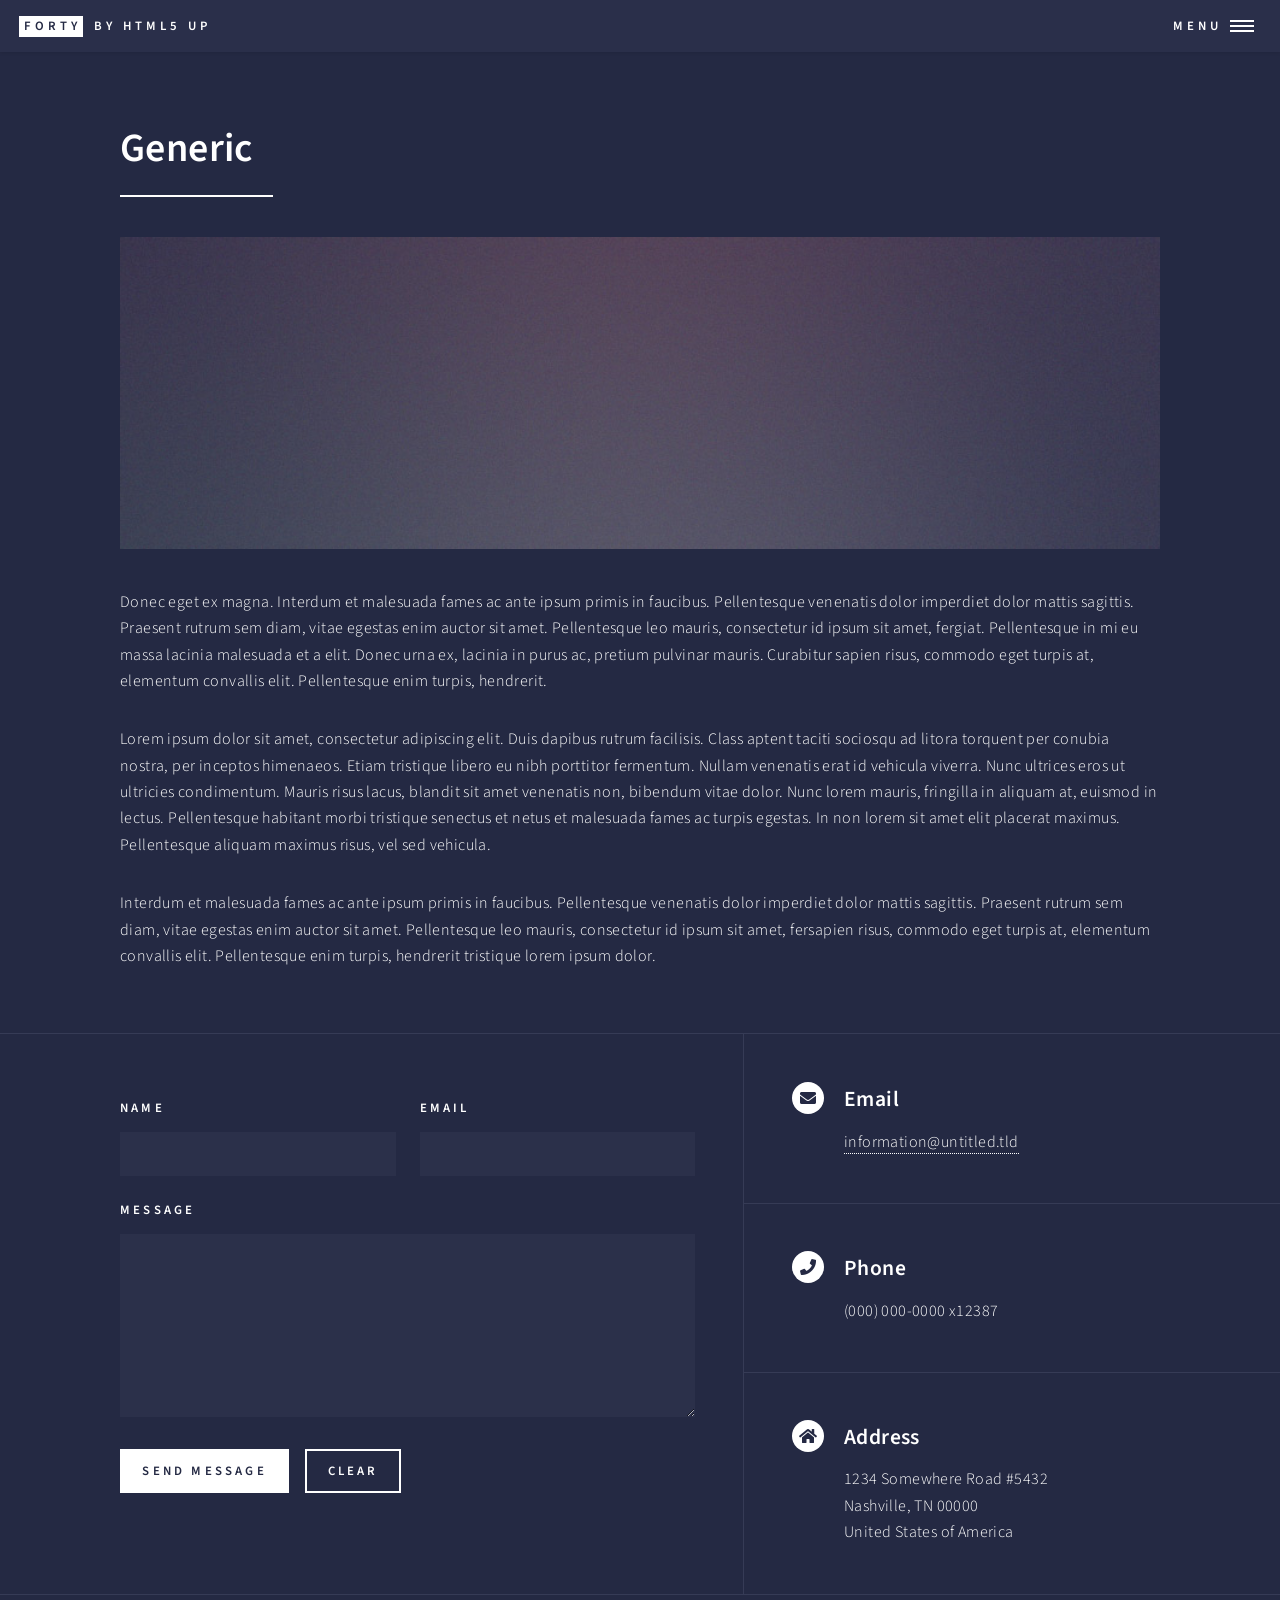
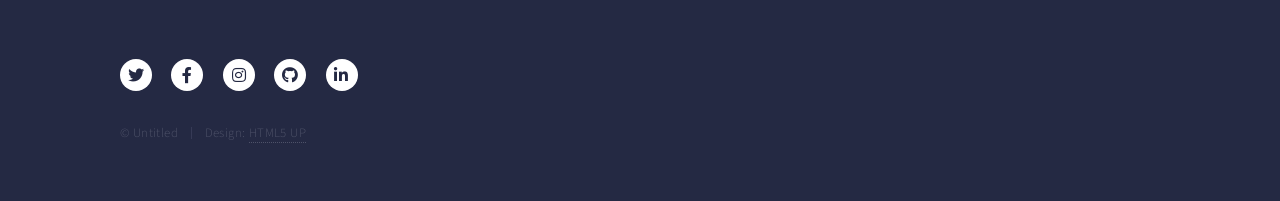
<file: generic.html>
<!DOCTYPE HTML>
<!--
	Forty by HTML5 UP
	html5up.net | @ajlkn
	Free for personal and commercial use under the CCA 3.0 license (html5up.net/license)
-->
<html>
	<head>
		<title>Generic - Forty by HTML5 UP</title>
		<meta charset="utf-8" />
		<meta name="viewport" content="width=device-width, initial-scale=1, user-scalable=no" />
		<link rel="stylesheet" href="assets/css/main.css" />
		<noscript><link rel="stylesheet" href="assets/css/noscript.css" /></noscript>
	</head>
	<body class="is-preload">

		<!-- Wrapper -->
			<div id="wrapper">

				<!-- Header -->
					<header id="header">
						<a href="index.html" class="logo"><strong>Forty</strong> <span>by HTML5 UP</span></a>
						<nav>
							<a href="#menu">Menu</a>
						</nav>
					</header>

				<!-- Menu -->
					<nav id="menu">
						<ul class="links">
							<li><a href="index.html">Home</a></li>
							<li><a href="landing.html">Landing</a></li>
							<li><a href="generic.html">Generic</a></li>
							<li><a href="elements.html">Elements</a></li>
						</ul>
						<ul class="actions stacked">
							<li><a href="#" class="button primary fit">Get Started</a></li>
							<li><a href="#" class="button fit">Log In</a></li>
						</ul>
					</nav>

				<!-- Main -->
					<div id="main" class="alt">

						<!-- One -->
							<section id="one">
								<div class="inner">
									<header class="major">
										<h1>Generic</h1>
									</header>
									<span class="image main"><img src="images/pic11.jpg" alt="" /></span>
									<p>Donec eget ex magna. Interdum et malesuada fames ac ante ipsum primis in faucibus. Pellentesque venenatis dolor imperdiet dolor mattis sagittis. Praesent rutrum sem diam, vitae egestas enim auctor sit amet. Pellentesque leo mauris, consectetur id ipsum sit amet, fergiat. Pellentesque in mi eu massa lacinia malesuada et a elit. Donec urna ex, lacinia in purus ac, pretium pulvinar mauris. Curabitur sapien risus, commodo eget turpis at, elementum convallis elit. Pellentesque enim turpis, hendrerit.</p>
									<p>Lorem ipsum dolor sit amet, consectetur adipiscing elit. Duis dapibus rutrum facilisis. Class aptent taciti sociosqu ad litora torquent per conubia nostra, per inceptos himenaeos. Etiam tristique libero eu nibh porttitor fermentum. Nullam venenatis erat id vehicula viverra. Nunc ultrices eros ut ultricies condimentum. Mauris risus lacus, blandit sit amet venenatis non, bibendum vitae dolor. Nunc lorem mauris, fringilla in aliquam at, euismod in lectus. Pellentesque habitant morbi tristique senectus et netus et malesuada fames ac turpis egestas. In non lorem sit amet elit placerat maximus. Pellentesque aliquam maximus risus, vel sed vehicula.</p>
									<p>Interdum et malesuada fames ac ante ipsum primis in faucibus. Pellentesque venenatis dolor imperdiet dolor mattis sagittis. Praesent rutrum sem diam, vitae egestas enim auctor sit amet. Pellentesque leo mauris, consectetur id ipsum sit amet, fersapien risus, commodo eget turpis at, elementum convallis elit. Pellentesque enim turpis, hendrerit tristique lorem ipsum dolor.</p>
								</div>
							</section>

					</div>

				<!-- Contact -->
					<section id="contact">
						<div class="inner">
							<section>
								<form method="post" action="#">
									<div class="fields">
										<div class="field half">
											<label for="name">Name</label>
											<input type="text" name="name" id="name" />
										</div>
										<div class="field half">
											<label for="email">Email</label>
											<input type="text" name="email" id="email" />
										</div>
										<div class="field">
											<label for="message">Message</label>
											<textarea name="message" id="message" rows="6"></textarea>
										</div>
									</div>
									<ul class="actions">
										<li><input type="submit" value="Send Message" class="primary" /></li>
										<li><input type="reset" value="Clear" /></li>
									</ul>
								</form>
							</section>
							<section class="split">
								<section>
									<div class="contact-method">
										<span class="icon solid alt fa-envelope"></span>
										<h3>Email</h3>
										<a href="#">information@untitled.tld</a>
									</div>
								</section>
								<section>
									<div class="contact-method">
										<span class="icon solid alt fa-phone"></span>
										<h3>Phone</h3>
										<span>(000) 000-0000 x12387</span>
									</div>
								</section>
								<section>
									<div class="contact-method">
										<span class="icon solid alt fa-home"></span>
										<h3>Address</h3>
										<span>1234 Somewhere Road #5432<br />
										Nashville, TN 00000<br />
										United States of America</span>
									</div>
								</section>
							</section>
						</div>
					</section>

				<!-- Footer -->
					<footer id="footer">
						<div class="inner">
							<ul class="icons">
								<li><a href="#" class="icon brands alt fa-twitter"><span class="label">Twitter</span></a></li>
								<li><a href="#" class="icon brands alt fa-facebook-f"><span class="label">Facebook</span></a></li>
								<li><a href="#" class="icon brands alt fa-instagram"><span class="label">Instagram</span></a></li>
								<li><a href="#" class="icon brands alt fa-github"><span class="label">GitHub</span></a></li>
								<li><a href="#" class="icon brands alt fa-linkedin-in"><span class="label">LinkedIn</span></a></li>
							</ul>
							<ul class="copyright">
								<li>&copy; Untitled</li><li>Design: <a href="https://html5up.net">HTML5 UP</a></li>
							</ul>
						</div>
					</footer>

			</div>

		<!-- Scripts -->
			<script src="assets/js/jquery.min.js"></script>
			<script src="assets/js/jquery.scrolly.min.js"></script>
			<script src="assets/js/jquery.scrollex.min.js"></script>
			<script src="assets/js/browser.min.js"></script>
			<script src="assets/js/breakpoints.min.js"></script>
			<script src="assets/js/util.js"></script>
			<script src="assets/js/main.js"></script>

	</body>
</html>
</file>
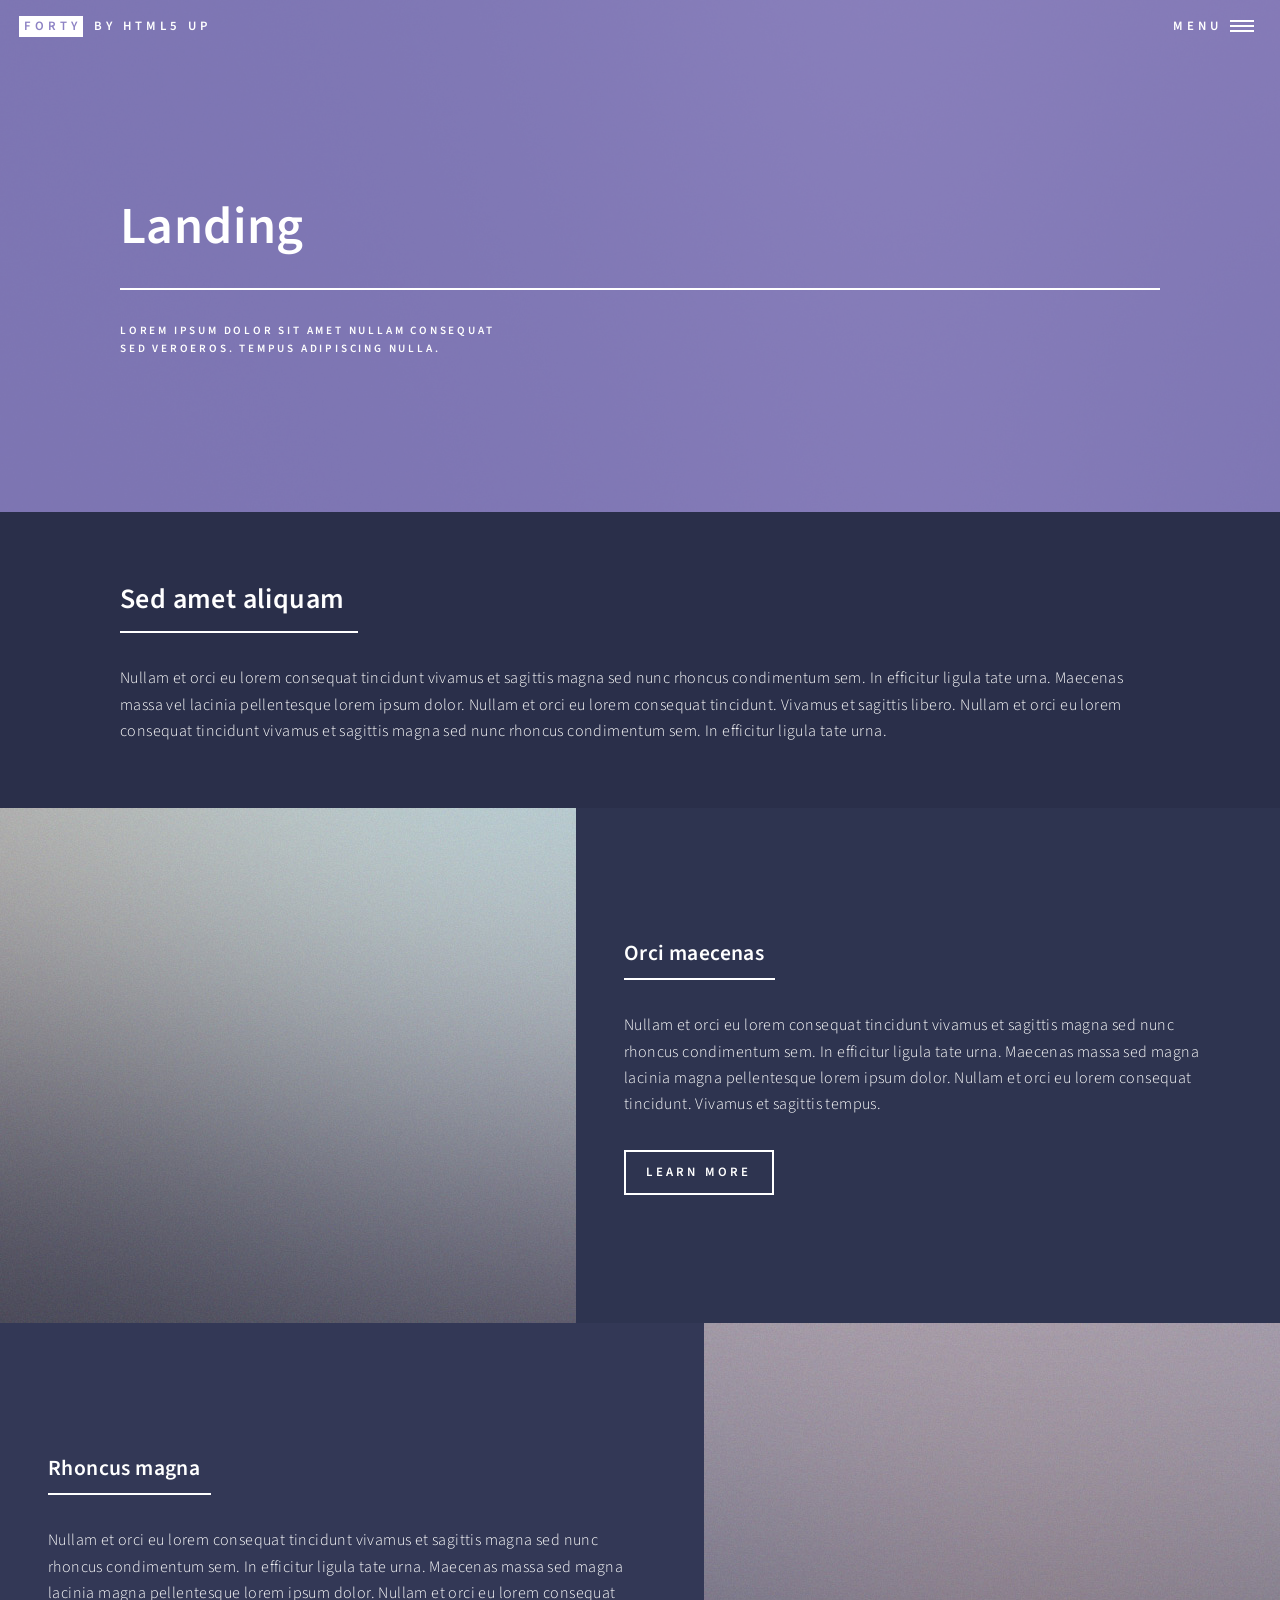
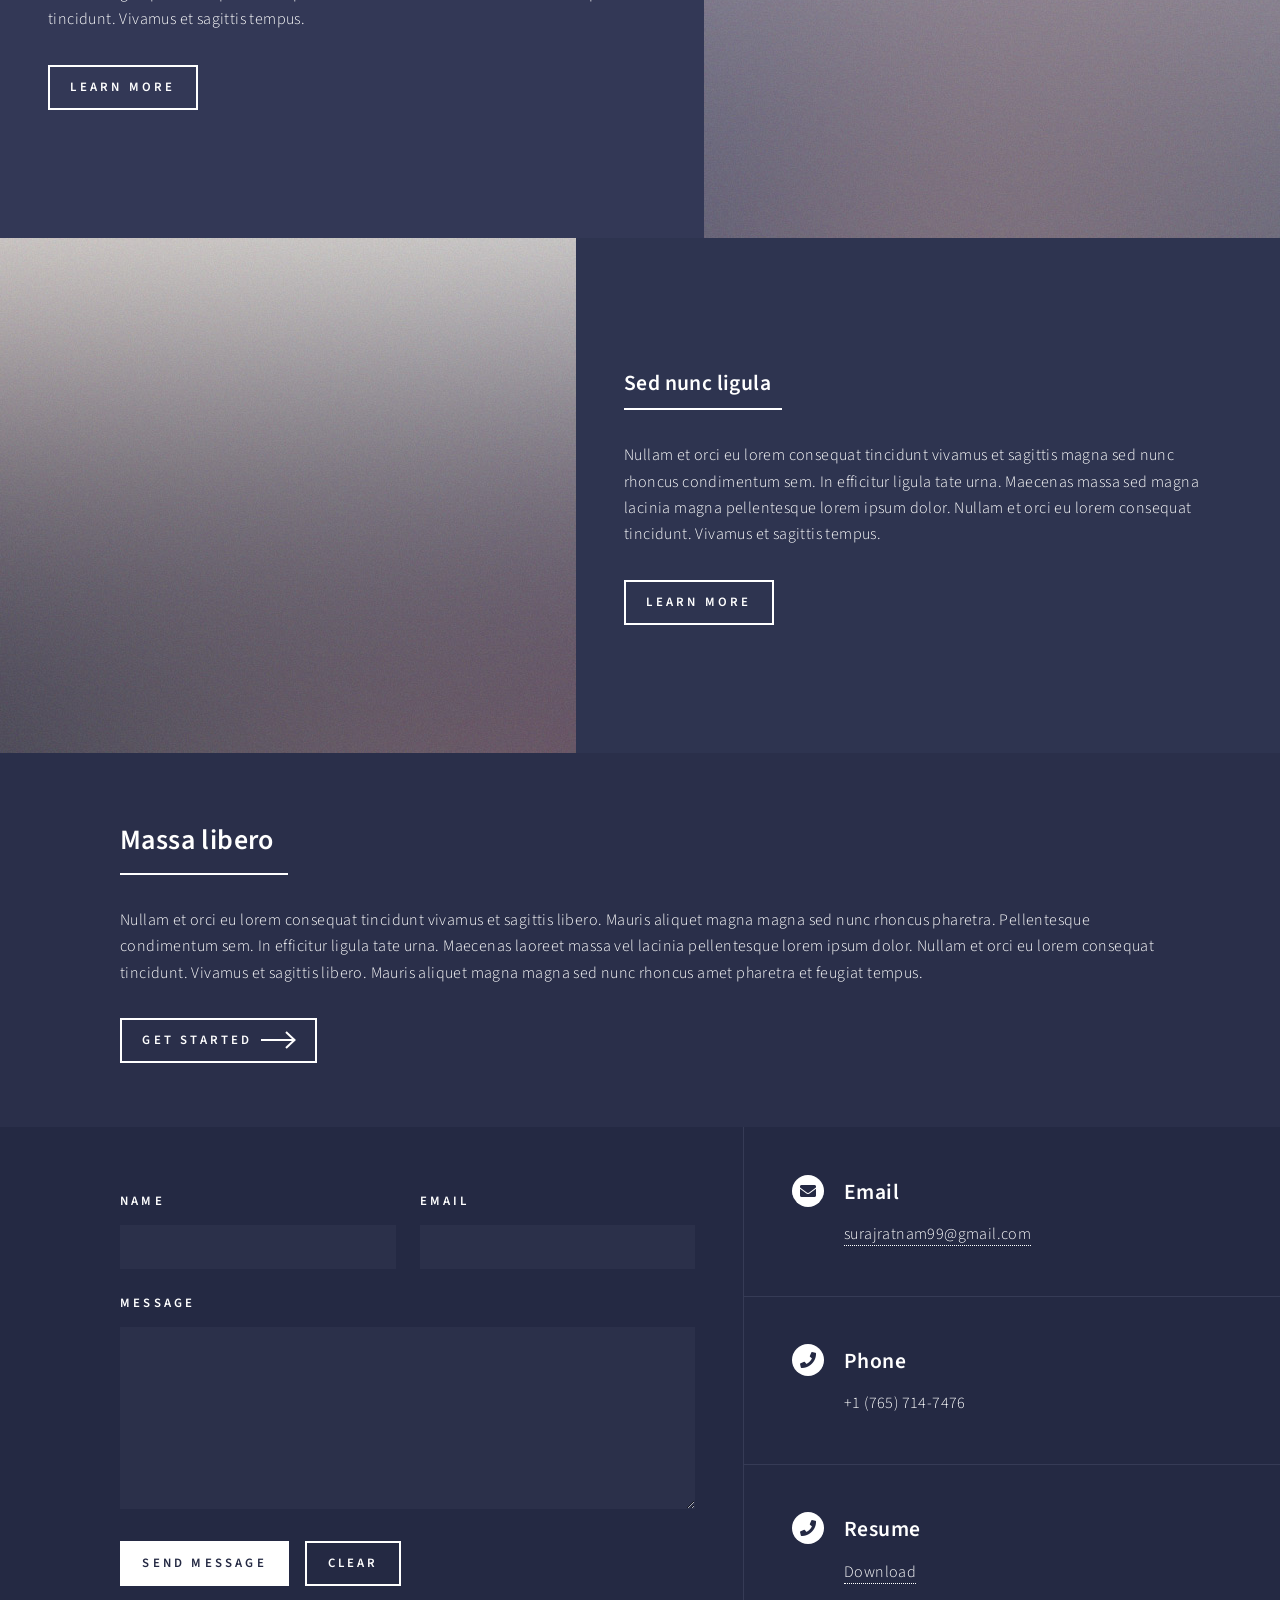
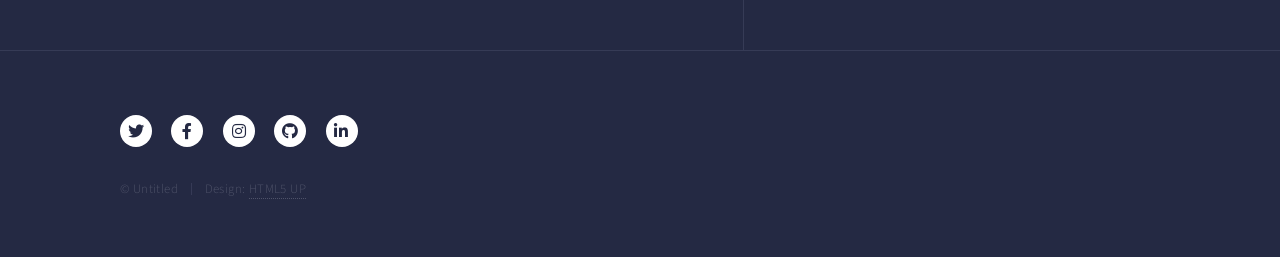
<file: landing.html>
<!DOCTYPE HTML>
<!--
	Forty by HTML5 UP
	html5up.net | @ajlkn
	Free for personal and commercial use under the CCA 3.0 license (html5up.net/license)
-->
<html>
	<head>
		<title>Landing - Forty by HTML5 UP</title>
		<meta charset="utf-8" />
		<meta name="viewport" content="width=device-width, initial-scale=1, user-scalable=no" />
		<link rel="stylesheet" href="assets/css/main.css" />
		<noscript><link rel="stylesheet" href="assets/css/noscript.css" /></noscript>
	</head>
	<body class="is-preload">

		<!-- Wrapper -->
			<div id="wrapper">

				<!-- Header -->
				<!-- Note: The "styleN" class below should match that of the banner element. -->
					<header id="header" class="alt style2">
						<a href="index.html" class="logo"><strong>Forty</strong> <span>by HTML5 UP</span></a>
						<nav>
							<a href="#menu">Menu</a>
						</nav>
					</header>

				<!-- Menu -->
					<nav id="menu">
						<ul class="links">
							<li><a href="index.html">Home</a></li>
							<li><a href="landing.html">Landing</a></li>
							<li><a href="generic.html">Generic</a></li>
							<li><a href="elements.html">Elements</a></li>
						</ul>
						<ul class="actions stacked">
							<li><a href="#" class="button primary fit">Get Started</a></li>
							<li><a href="#" class="button fit">Log In</a></li>
						</ul>
					</nav>

				<!-- Banner -->
				<!-- Note: The "styleN" class below should match that of the header element. -->
					<section id="banner" class="style2">
						<div class="inner">
							<span class="image">
								<img src="images/pic07.jpg" alt="" />
							</span>
							<header class="major">
								<h1>Landing</h1>
							</header>
							<div class="content">
								<p>Lorem ipsum dolor sit amet nullam consequat<br />
								sed veroeros. tempus adipiscing nulla.</p>
							</div>
						</div>
					</section>

				<!-- Main -->
					<div id="main">

						<!-- One -->
							<section id="one">
								<div class="inner">
									<header class="major">
										<h2>Sed amet aliquam</h2>
									</header>
									<p>Nullam et orci eu lorem consequat tincidunt vivamus et sagittis magna sed nunc rhoncus condimentum sem. In efficitur ligula tate urna. Maecenas massa vel lacinia pellentesque lorem ipsum dolor. Nullam et orci eu lorem consequat tincidunt. Vivamus et sagittis libero. Nullam et orci eu lorem consequat tincidunt vivamus et sagittis magna sed nunc rhoncus condimentum sem. In efficitur ligula tate urna.</p>
								</div>
							</section>

						<!-- Two -->
							<section id="two" class="spotlights">
								<section>
									<a href="generic.html" class="image">
										<img src="images/pic08.jpg" alt="" data-position="center center" />
									</a>
									<div class="content">
										<div class="inner">
											<header class="major">
												<h3>Orci maecenas</h3>
											</header>
											<p>Nullam et orci eu lorem consequat tincidunt vivamus et sagittis magna sed nunc rhoncus condimentum sem. In efficitur ligula tate urna. Maecenas massa sed magna lacinia magna pellentesque lorem ipsum dolor. Nullam et orci eu lorem consequat tincidunt. Vivamus et sagittis tempus.</p>
											<ul class="actions">
												<li><a href="generic.html" class="button">Learn more</a></li>
											</ul>
										</div>
									</div>
								</section>

								<section>
									<a href="generic.html" class="image">
										<img src="images/pic09.jpg" alt="" data-position="top center" />
									</a>
									<div class="content">
										<div class="inner">
											<header class="major">
												<h3>Rhoncus magna</h3>
											</header>
											<p>Nullam et orci eu lorem consequat tincidunt vivamus et sagittis magna sed nunc rhoncus condimentum sem. In efficitur ligula tate urna. Maecenas massa sed magna lacinia magna pellentesque lorem ipsum dolor. Nullam et orci eu lorem consequat tincidunt. Vivamus et sagittis tempus.</p>
											<ul class="actions">
												<li><a href="generic.html" class="button">Learn more</a></li>
											</ul>
										</div>
									</div>
								</section>

								<section>
									<a href="generic.html" class="image">
										<img src="images/pic10.jpg" alt="" data-position="25% 25%" />
									</a>
									<div class="content">
										<div class="inner">
											<header class="major">
												<h3>Sed nunc ligula</h3>
											</header>
											<p>Nullam et orci eu lorem consequat tincidunt vivamus et sagittis magna sed nunc rhoncus condimentum sem. In efficitur ligula tate urna. Maecenas massa sed magna lacinia magna pellentesque lorem ipsum dolor. Nullam et orci eu lorem consequat tincidunt. Vivamus et sagittis tempus.</p>
											<ul class="actions">
												<li><a href="generic.html" class="button">Learn more</a></li>
											</ul>
										</div>
									</div>
								</section>
							</section>

						<!-- Three -->
							<section id="three">
								<div class="inner">
									<header class="major">
										<h2>Massa libero</h2>
									</header>
									<p>Nullam et orci eu lorem consequat tincidunt vivamus et sagittis libero. Mauris aliquet magna magna sed nunc rhoncus pharetra. Pellentesque condimentum sem. In efficitur ligula tate urna. Maecenas laoreet massa vel lacinia pellentesque lorem ipsum dolor. Nullam et orci eu lorem consequat tincidunt. Vivamus et sagittis libero. Mauris aliquet magna magna sed nunc rhoncus amet pharetra et feugiat tempus.</p>
									<ul class="actions">
										<li><a href="generic.html" class="button next">Get Started</a></li>
									</ul>
								</div>
							</section>

					</div>

				<!-- Contact -->
					<section id="contact">
						<div class="inner">
							<section>
								<form method="post" action="#">
									<div class="fields">
										<div class="field half">
											<label for="name">Name</label>
											<input type="text" name="name" id="name" />
										</div>
										<div class="field half">
											<label for="email">Email</label>
											<input type="text" name="email" id="email" />
										</div>
										<div class="field">
											<label for="message">Message</label>
											<textarea name="message" id="message" rows="6"></textarea>
										</div>
									</div>
									<ul class="actions">
										<li><input type="submit" value="Send Message" class="primary" /></li>
										<li><input type="reset" value="Clear" /></li>
									</ul>
								</form>
							</section>

							<section class="split">
								<section>
									<div class="contact-method">
										<span class="icon solid alt fa-envelope"></span>
										<h3>Email</h3>
										<a href="mailto:surajratnam99@gmail.com">surajratnam99@gmail.com</a>
									</div>
								</section>
								<section>
									<div class="contact-method">
										<span class="icon solid alt fa-phone"></span>
										<h3>Phone</h3>
										<span>+1 (765) 714-7476</span>
									</div>
								</section>
								<section>
									<div class = "contact-method">
										<i class="icon solid alt fa-phone"></i>
										<h3>Resume</h3>
										<a href="SurajKumar_resume.pdf" download="SurajKumar_resume">Download</a>
									</div>
								</section>
								
							</section>
						</div>
					</section>

				<!-- Footer -->
					<footer id="footer">
						<div class="inner">
							<ul class="icons">
								<li><a href="#" class="icon brands alt fa-twitter"><span class="label">Twitter</span></a></li>
								<li><a href="#" class="icon brands alt fa-facebook-f"><span class="label">Facebook</span></a></li>
								<li><a href="#" class="icon brands alt fa-instagram"><span class="label">Instagram</span></a></li>
								<li><a href="#" class="icon brands alt fa-github"><span class="label">GitHub</span></a></li>
								<li><a href="#" class="icon brands alt fa-linkedin-in"><span class="label">LinkedIn</span></a></li>
							</ul>
							<ul class="copyright">
								<li>&copy; Untitled</li><li>Design: <a href="https://html5up.net">HTML5 UP</a></li>
							</ul>
						</div>
					</footer>

			</div>

		<!-- Scripts -->
			<script src="assets/js/jquery.min.js"></script>
			<script src="assets/js/jquery.scrolly.min.js"></script>
			<script src="assets/js/jquery.scrollex.min.js"></script>
			<script src="assets/js/browser.min.js"></script>
			<script src="assets/js/breakpoints.min.js"></script>
			<script src="assets/js/util.js"></script>
			<script src="assets/js/main.js"></script>

	</body>
</html>
</file>
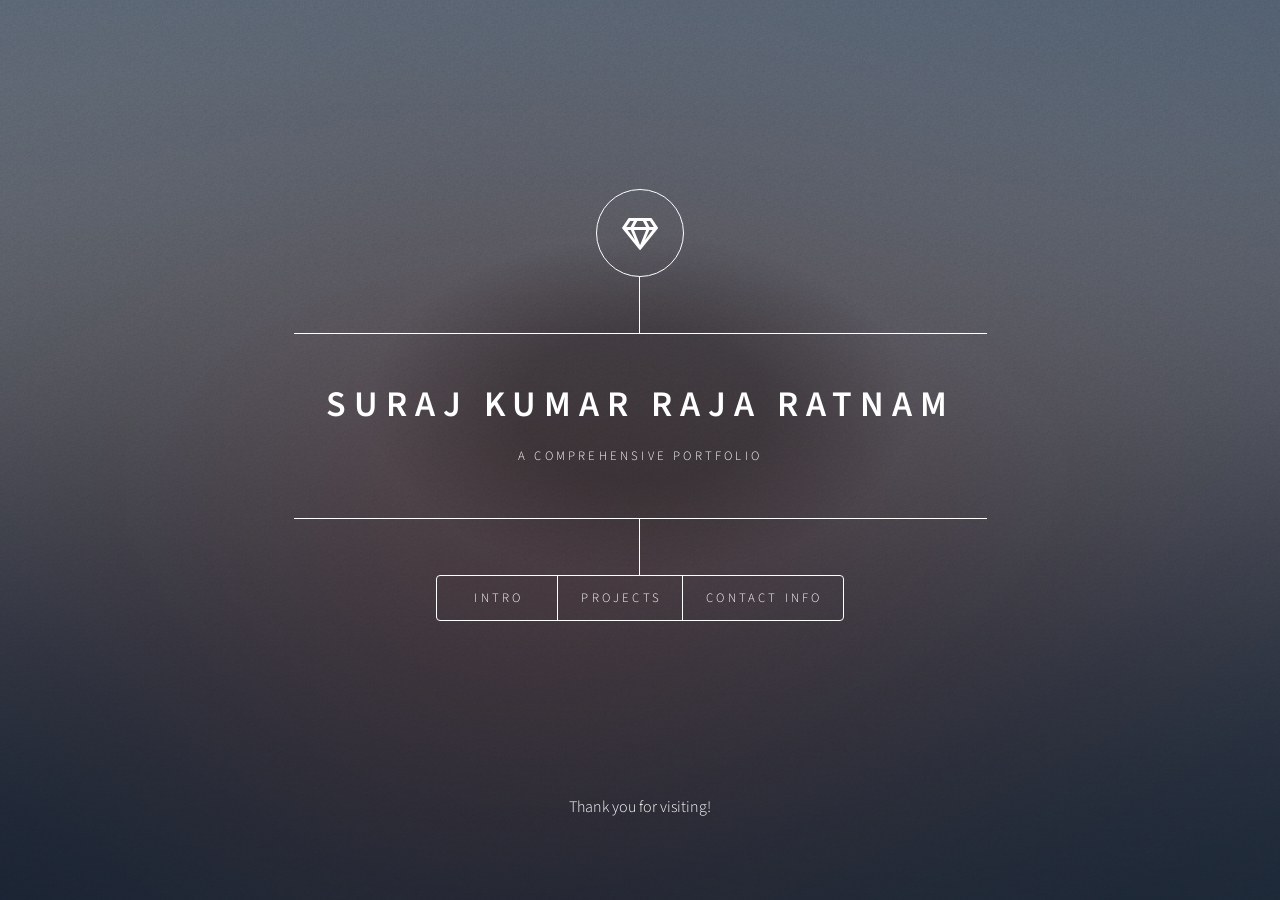
<file: old_website/decrepit_index.html>
<!DOCTYPE HTML>
<!--
	Dimension by HTML5 UP
	html5up.net | @ajlkn
	Free for personal and commercial use under the CCA 3.0 license (html5up.net/license)
-->
<html>
	<head>
		<title>Suraj Kumar's Portfolio</title>
		<meta charset="utf-8" />
		<meta name="viewport" content="width=device-width, initial-scale=1, user-scalable=no" />
		<link rel="stylesheet" href="assets/css/main.css" />
		<noscript><link rel="stylesheet" href="assets/css/noscript.css" /></noscript>
	</head>
	<body class="is-preload">

		<!-- Wrapper -->
			<div id="wrapper">

				<!-- Header -->
					<header id="header">
						<div class="logo">
							<span class="icon fa-gem"></span>
						</div>
						<div class="content">
							<div class="inner">
								<h1>Suraj Kumar Raja Ratnam</h1>
								<p>A COMPREHENSIVE PORTFOLIO</p>
							</div>
						</div>
						<nav>
							<ul>
								<li><a href="coolio">Intro</a></li>
								<li><a href="projects.html">Projects</a></li>
								<li><a href = "contact.html">Contact Info</a></li>
								<!--<li><a href="#elements">Elements</a></li>-->
							</ul>
						</nav>
						</header>
				
		
				<!-- Main -->
					<div id="main">

						<!-- Intro -->
							<article id="intro">
								<h2 class="major">Intro</h2>
								<span class="image main"><img src="images/pic01.jpg" alt="" /></span>
								<p>Aenean ornare velit lacus, ac varius enim ullamcorper eu. Proin aliquam facilisis ante interdum congue. Integer mollis, nisl amet convallis, porttitor magna ullamcorper, amet egestas mauris. Ut magna finibus nisi nec lacinia. Nam maximus erat id euismod egestas. By the way, check out my <a href="#work">awesome work</a>.</p>
								<p>Lorem ipsum dolor sit amet, consectetur adipiscing elit. Duis dapibus rutrum facilisis. Class aptent taciti sociosqu ad litora torquent per conubia nostra, per inceptos himenaeos. Etiam tristique libero eu nibh porttitor fermentum. Nullam venenatis erat id vehicula viverra. Nunc ultrices eros ut ultricies condimentum. Mauris risus lacus, blandit sit amet venenatis non, bibendum vitae dolor. Nunc lorem mauris, fringilla in aliquam at, euismod in lectus. Pellentesque habitant morbi tristique senectus et netus et malesuada fames ac turpis egestas. In non lorem sit amet elit placerat maximus. Pellentesque aliquam maximus risus, vel sed vehicula.</p>
							</article>

						<!-- Work -->
							<article id="work">
								<h2 class="major">Work</h2>
								<span class="image main"><img src="images/pic02.jpg" alt="" /></span>
								<p>Adipiscing magna sed dolor elit. Praesent eleifend dignissim arcu, at eleifend sapien imperdiet ac. Aliquam erat volutpat. Praesent urna nisi, fringila lorem et vehicula lacinia quam. Integer sollicitudin mauris nec lorem luctus ultrices.</p>
								<p>Nullam et orci eu lorem consequat tincidunt vivamus et sagittis libero. Mauris aliquet magna magna sed nunc rhoncus pharetra. Pellentesque condimentum sem. In efficitur ligula tate urna. Maecenas laoreet massa vel lacinia pellentesque lorem ipsum dolor. Nullam et orci eu lorem consequat tincidunt. Vivamus et sagittis libero. Mauris aliquet magna magna sed nunc rhoncus amet feugiat tempus.</p>
							</article>

						<!-- About -->
							<article id="about">
								<h2 class="major">About</h2>
								<span class="image main"><img src="images/pic03.jpg" alt="" /></span>
								<p>Lorem ipsum dolor sit amet, consectetur et adipiscing elit. Praesent eleifend dignissim arcu, at eleifend sapien imperdiet ac. Aliquam erat volutpat. Praesent urna nisi, fringila lorem et vehicula lacinia quam. Integer sollicitudin mauris nec lorem luctus ultrices. Aliquam libero et malesuada fames ac ante ipsum primis in faucibus. Cras viverra ligula sit amet ex mollis mattis lorem ipsum dolor sit amet.</p>
							</article>

						<!-- Contact -->
							<article id="contact">
								<h2 class="major">Contact</h2>
								<form method="post" action="#">
									<div class="fields">
										<div class="field half">
											<label for="name">Name</label>
											<input type="text" name="name" id="name" />
										</div>
										<div class="field half">
											<label for="email">Email</label>
											<input type="text" name="email" id="email" />
										</div>
										<div class="field">
											<label for="message">Message</label>
											<textarea name="message" id="message" rows="4"></textarea>
										</div>
									</div>
									<ul class="actions">
										<li><input type="submit" value="Send Message" class="primary" /></li>
										<li><input type="reset" value="Reset" /></li>
									</ul>
								</form>
								<ul class="icons">
									<li><a href="#" class="icon brands fa-twitter"><span class="label">Twitter</span></a></li>
									<li><a href="#" class="icon brands fa-facebook-f"><span class="label">Facebook</span></a></li>
									<li><a href="#" class="icon brands fa-instagram"><span class="label">Instagram</span></a></li>
									<li><a href="#" class="icon brands fa-github"><span class="label">GitHub</span></a></li>
								</ul>
							</article>

						<!-- Elements -->
							<article id="elements">
								<h2 class="major">Elements</h2>

								<section>
									<h3 class="major">Text</h3>
									<p>This is <b>bold</b> and this is <strong>strong</strong>. This is <i>italic</i> and this is <em>emphasized</em>.
									This is <sup>superscript</sup> text and this is <sub>subscript</sub> text.
									This is <u>underlined</u> and this is code: <code>for (;;) { ... }</code>. Finally, <a href="#">this is a link</a>.</p>
									<hr />
									<h2>Heading Level 2</h2>
									<h3>Heading Level 3</h3>
									<h4>Heading Level 4</h4>
									<h5>Heading Level 5</h5>
									<h6>Heading Level 6</h6>
									<hr />
									<h4>Blockquote</h4>
									<blockquote>Fringilla nisl. Donec accumsan interdum nisi, quis tincidunt felis sagittis eget tempus euismod. Vestibulum ante ipsum primis in faucibus vestibulum. Blandit adipiscing eu felis iaculis volutpat ac adipiscing accumsan faucibus. Vestibulum ante ipsum primis in faucibus lorem ipsum dolor sit amet nullam adipiscing eu felis.</blockquote>
									<h4>Preformatted</h4>
									<pre><code>i = 0;

while (!deck.isInOrder()) {
    print 'Iteration ' + i;
    deck.shuffle();
    i++;
}

print 'It took ' + i + ' iterations to sort the deck.';</code></pre>
								</section>

								<section>
									<h3 class="major">Lists</h3>

									<h4>Unordered</h4>
									<ul>
										<li>Dolor pulvinar etiam.</li>
										<li>Sagittis adipiscing.</li>
										<li>Felis enim feugiat.</li>
									</ul>

									<h4>Alternate</h4>
									<ul class="alt">
										<li>Dolor pulvinar etiam.</li>
										<li>Sagittis adipiscing.</li>
										<li>Felis enim feugiat.</li>
									</ul>

									<h4>Ordered</h4>
									<ol>
										<li>Dolor pulvinar etiam.</li>
										<li>Etiam vel felis viverra.</li>
										<li>Felis enim feugiat.</li>
										<li>Dolor pulvinar etiam.</li>
										<li>Etiam vel felis lorem.</li>
										<li>Felis enim et feugiat.</li>
									</ol>
									<h4>Icons</h4>
									<ul class="icons">
										<li><a href="#" class="icon brands fa-twitter"><span class="label">Twitter</span></a></li>
										<li><a href="#" class="icon brands fa-facebook-f"><span class="label">Facebook</span></a></li>
										<li><a href="#" class="icon brands fa-instagram"><span class="label">Instagram</span></a></li>
										<li><a href="#" class="icon brands fa-github"><span class="label">Github</span></a></li>
									</ul>

									<h4>Actions</h4>
									<ul class="actions">
										<li><a href="#" class="button primary">Default</a></li>
										<li><a href="#" class="button">Default</a></li>
									</ul>
									<ul class="actions stacked">
										<li><a href="#" class="button primary">Default</a></li>
										<li><a href="#" class="button">Default</a></li>
									</ul>
								</section>

								<section>
									<h3 class="major">Table</h3>
									<h4>Default</h4>
									<div class="table-wrapper">
										<table>
											<thead>
												<tr>
													<th>Name</th>
													<th>Description</th>
													<th>Price</th>
												</tr>
											</thead>
											<tbody>
												<tr>
													<td>Item One</td>
													<td>Ante turpis integer aliquet porttitor.</td>
													<td>29.99</td>
												</tr>
												<tr>
													<td>Item Two</td>
													<td>Vis ac commodo adipiscing arcu aliquet.</td>
													<td>19.99</td>
												</tr>
												<tr>
													<td>Item Three</td>
													<td> Morbi faucibus arcu accumsan lorem.</td>
													<td>29.99</td>
												</tr>
												<tr>
													<td>Item Four</td>
													<td>Vitae integer tempus condimentum.</td>
													<td>19.99</td>
												</tr>
												<tr>
													<td>Item Five</td>
													<td>Ante turpis integer aliquet porttitor.</td>
													<td>29.99</td>
												</tr>
											</tbody>
											<tfoot>
												<tr>
													<td colspan="2"></td>
													<td>100.00</td>
												</tr>
											</tfoot>
										</table>
									</div>

									<h4>Alternate</h4>
									<div class="table-wrapper">
										<table class="alt">
											<thead>
												<tr>
													<th>Name</th>
													<th>Description</th>
													<th>Price</th>
												</tr>
											</thead>
											<tbody>
												<tr>
													<td>Item One</td>
													<td>Ante turpis integer aliquet porttitor.</td>
													<td>29.99</td>
												</tr>
												<tr>
													<td>Item Two</td>
													<td>Vis ac commodo adipiscing arcu aliquet.</td>
													<td>19.99</td>
												</tr>
												<tr>
													<td>Item Three</td>
													<td> Morbi faucibus arcu accumsan lorem.</td>
													<td>29.99</td>
												</tr>
												<tr>
													<td>Item Four</td>
													<td>Vitae integer tempus condimentum.</td>
													<td>19.99</td>
												</tr>
												<tr>
													<td>Item Five</td>
													<td>Ante turpis integer aliquet porttitor.</td>
													<td>29.99</td>
												</tr>
											</tbody>
											<tfoot>
												<tr>
													<td colspan="2"></td>
													<td>100.00</td>
												</tr>
											</tfoot>
										</table>
									</div>
								</section>

								<section>
									<h3 class="major">Buttons</h3>
									<ul class="actions">
										<li><a href="#" class="button primary">Primary</a></li>
										<li><a href="#" class="button">Default</a></li>
									</ul>
									<ul class="actions">
										<li><a href="#" class="button">Default</a></li>
										<li><a href="#" class="button small">Small</a></li>
									</ul>
									<ul class="actions">
										<li><a href="#" class="button primary icon solid fa-download">Icon</a></li>
										<li><a href="#" class="button icon solid fa-download">Icon</a></li>
									</ul>
									<ul class="actions">
										<li><span class="button primary disabled">Disabled</span></li>
										<li><span class="button disabled">Disabled</span></li>
									</ul>
								</section>

								<section>
									<h3 class="major">Form</h3>
									<form method="post" action="#">
										<div class="fields">
											<div class="field half">
												<label for="demo-name">Name</label>
												<input type="text" name="demo-name" id="demo-name" value="" placeholder="Jane Doe" />
											</div>
											<div class="field half">
												<label for="demo-email">Email</label>
												<input type="email" name="demo-email" id="demo-email" value="" placeholder="jane@untitled.tld" />
											</div>
											<div class="field">
												<label for="demo-category">Category</label>
												<select name="demo-category" id="demo-category">
													<option value="">-</option>
													<option value="1">Manufacturing</option>
													<option value="1">Shipping</option>
													<option value="1">Administration</option>
													<option value="1">Human Resources</option>
												</select>
											</div>
											<div class="field half">
												<input type="radio" id="demo-priority-low" name="demo-priority" checked>
												<label for="demo-priority-low">Low</label>
											</div>
											<div class="field half">
												<input type="radio" id="demo-priority-high" name="demo-priority">
												<label for="demo-priority-high">High</label>
											</div>
											<div class="field half">
												<input type="checkbox" id="demo-copy" name="demo-copy">
												<label for="demo-copy">Email me a copy</label>
											</div>
											<div class="field half">
												<input type="checkbox" id="demo-human" name="demo-human" checked>
												<label for="demo-human">Not a robot</label>
											</div>
											<div class="field">
												<label for="demo-message">Message</label>
												<textarea name="demo-message" id="demo-message" placeholder="Enter your message" rows="6"></textarea>
											</div>
										</div>
										<ul class="actions">
											<li><input type="submit" value="Send Message" class="primary" /></li>
											<li><input type="reset" value="Reset" /></li>
										</ul>
									</form>
								</section>

							</article>
					</div>

				<!-- Footer -->
					<footer id="footer">
						<p> Thank you for visiting!</p>
					</footer>

			</div>

		<!-- BG -->
			<div id="bg"></div>

		<!-- Scripts -->
			<script src="assets/js/jquery.min.js"></script>
			<script src="assets/js/browser.min.js"></script>
			<script src="assets/js/breakpoints.min.js"></script>
			<script src="assets/js/util.js"></script>
			<script src="assets/js/main.js"></script>

	</body>
</html>
</file>
<file: css/styles.css>
:root {
  --bg: #0b0d10;
  --bg-alt: #11151a;
  --surface: #161b22;
  --surface-2: #1d242d;
  --border: #232b35;
  --text: #e6edf3;
  --text-dim: #9aa7b4;
  --text-mute: #6c7783;
  --accent: #4cc2ff;
  --accent-2: #7c5cff;
  --accent-soft: rgba(76, 194, 255, 0.12);
  --max-w: 1100px;
  --radius: 14px;
  --radius-sm: 8px;
  --shadow: 0 10px 30px rgba(0, 0, 0, 0.35);
  --font-sans: "Inter", system-ui, -apple-system, "Segoe UI", Roboto, sans-serif;
  --font-mono: "JetBrains Mono", ui-monospace, "SF Mono", Menlo, monospace;
}

@media (prefers-color-scheme: light) {
  :root {
    --bg: #f7f8fa;
    --bg-alt: #ffffff;
    --surface: #ffffff;
    --surface-2: #f1f3f6;
    --border: #e2e6eb;
    --text: #0f1720;
    --text-dim: #455160;
    --text-mute: #6b7682;
    --accent: #0a73c2;
    --accent-2: #5b3fd6;
    --accent-soft: rgba(10, 115, 194, 0.08);
    --shadow: 0 10px 30px rgba(15, 23, 32, 0.08);
  }
}

* {
  box-sizing: border-box;
}

html {
  scroll-behavior: smooth;
}

body {
  margin: 0;
  background: var(--bg);
  color: var(--text);
  font-family: var(--font-sans);
  font-size: 16px;
  line-height: 1.6;
  -webkit-font-smoothing: antialiased;
  text-rendering: optimizeLegibility;
}

img {
  max-width: 100%;
  height: auto;
  display: block;
}

a {
  color: var(--accent);
  text-decoration: none;
  transition: color 0.15s ease;
}

a:hover,
a:focus {
  color: var(--text);
  text-decoration: underline;
  text-underline-offset: 3px;
}

ul {
  padding-left: 1.1rem;
}

.container {
  max-width: var(--max-w);
  margin: 0 auto;
  padding: 0 1.25rem;
}

.visually-hidden {
  position: absolute;
  width: 1px;
  height: 1px;
  padding: 0;
  margin: -1px;
  overflow: hidden;
  clip: rect(0, 0, 0, 0);
  white-space: nowrap;
  border: 0;
}

.skip-link {
  position: absolute;
  left: -999px;
  top: 0;
  background: var(--accent);
  color: #001220;
  padding: 0.5rem 1rem;
  border-radius: var(--radius-sm);
  z-index: 100;
}
.skip-link:focus {
  left: 1rem;
  top: 1rem;
}

/* ---------- Header / nav ---------- */
.site-header {
  position: sticky;
  top: 0;
  z-index: 50;
  background: rgba(11, 13, 16, 0.78);
  backdrop-filter: saturate(140%) blur(12px);
  -webkit-backdrop-filter: saturate(140%) blur(12px);
  border-bottom: 1px solid var(--border);
}

@media (prefers-color-scheme: light) {
  .site-header {
    background: rgba(247, 248, 250, 0.85);
  }
}

.nav {
  display: flex;
  align-items: center;
  justify-content: space-between;
  padding-top: 0.9rem;
  padding-bottom: 0.9rem;
}

.brand {
  display: inline-flex;
  align-items: center;
  gap: 0.65rem;
  color: var(--text);
  font-weight: 700;
  letter-spacing: -0.01em;
}
.brand:hover { text-decoration: none; }

.brand-mark {
  display: inline-grid;
  place-items: center;
  width: 34px;
  height: 34px;
  border-radius: 8px;
  background: linear-gradient(135deg, var(--accent), var(--accent-2));
  color: #001020;
  font-weight: 800;
  font-size: 0.85rem;
}

.nav-list {
  display: flex;
  gap: 1.4rem;
  list-style: none;
  margin: 0;
  padding: 0;
}

.nav-list a {
  color: var(--text-dim);
  font-size: 0.95rem;
  font-weight: 500;
}
.nav-list a:hover {
  color: var(--text);
  text-decoration: none;
}

.nav-toggle {
  display: none;
  width: 40px;
  height: 40px;
  border: 1px solid var(--border);
  background: transparent;
  border-radius: var(--radius-sm);
  cursor: pointer;
  align-items: center;
  justify-content: center;
}
.nav-toggle-bar,
.nav-toggle-bar::before,
.nav-toggle-bar::after {
  content: "";
  display: block;
  width: 18px;
  height: 2px;
  background: var(--text);
  transition: transform 0.2s ease;
}
.nav-toggle-bar::before {
  transform: translateY(-6px);
}
.nav-toggle-bar::after {
  transform: translateY(4px);
}

@media (max-width: 720px) {
  .nav-toggle {
    display: inline-flex;
  }
  .nav-list {
    position: absolute;
    top: 100%;
    left: 0;
    right: 0;
    flex-direction: column;
    gap: 0;
    background: var(--bg-alt);
    border-bottom: 1px solid var(--border);
    padding: 0.5rem 1.25rem 1rem;
    transform: translateY(-10px);
    opacity: 0;
    pointer-events: none;
    transition: opacity 0.15s ease, transform 0.15s ease;
  }
  .nav-list.is-open {
    opacity: 1;
    transform: translateY(0);
    pointer-events: auto;
  }
  .nav-list li {
    border-top: 1px solid var(--border);
  }
  .nav-list a {
    display: block;
    padding: 0.85rem 0;
  }
}

/* ---------- Hero ---------- */
.hero {
  position: relative;
  padding: clamp(3rem, 8vw, 6rem) 0 clamp(2rem, 6vw, 4rem);
  overflow: hidden;
}
.hero::before {
  content: "";
  position: absolute;
  inset: -20% -10% auto auto;
  width: 60vmax;
  height: 60vmax;
  background: radial-gradient(closest-side, var(--accent-soft), transparent 70%);
  z-index: 0;
  pointer-events: none;
}

.hero-grid {
  position: relative;
  z-index: 1;
  display: grid;
  grid-template-columns: 1.4fr 1fr;
  gap: clamp(1.5rem, 4vw, 3.5rem);
  align-items: center;
}

@media (max-width: 820px) {
  .hero-grid {
    grid-template-columns: 1fr;
  }
}

.eyebrow {
  font-family: var(--font-mono);
  font-size: 0.85rem;
  letter-spacing: 0.12em;
  color: var(--accent);
  text-transform: uppercase;
  margin: 0 0 1rem;
}

h1 {
  font-size: clamp(2.4rem, 5.5vw, 4rem);
  line-height: 1.05;
  letter-spacing: -0.025em;
  margin: 0 0 1rem;
  font-weight: 800;
}

.accent {
  background: linear-gradient(135deg, var(--accent), var(--accent-2));
  -webkit-background-clip: text;
  background-clip: text;
  color: transparent;
}

.lede {
  font-size: 1.15rem;
  color: var(--text-dim);
  max-width: 38ch;
  margin: 0 0 2rem;
}

.cta-row {
  display: flex;
  flex-wrap: wrap;
  gap: 0.75rem;
  margin-bottom: 2rem;
}

.btn {
  display: inline-flex;
  align-items: center;
  gap: 0.4rem;
  padding: 0.75rem 1.25rem;
  border-radius: var(--radius-sm);
  font-weight: 600;
  font-size: 0.95rem;
  border: 1px solid transparent;
  cursor: pointer;
  transition: transform 0.12s ease, background 0.15s ease, border-color 0.15s ease, color 0.15s ease;
}
.btn:hover { text-decoration: none; transform: translateY(-1px); }

.btn-primary {
  background: linear-gradient(135deg, var(--accent), var(--accent-2));
  color: #001020;
}
.btn-primary:hover { color: #001020; }

.btn-ghost {
  border-color: var(--border);
  color: var(--text);
  background: transparent;
}
.btn-ghost:hover {
  border-color: var(--accent);
  color: var(--accent);
}

.meta-row {
  list-style: none;
  padding: 0;
  margin: 0;
  display: flex;
  flex-wrap: wrap;
  gap: 1.25rem 1.75rem;
  font-size: 0.9rem;
  color: var(--text-dim);
}
.meta-label {
  display: block;
  font-family: var(--font-mono);
  font-size: 0.7rem;
  text-transform: uppercase;
  letter-spacing: 0.1em;
  color: var(--text-mute);
  margin-bottom: 0.15rem;
}

.hero-figure {
  margin: 0;
  position: relative;
}
.hero-figure img {
  border-radius: var(--radius);
  border: 1px solid var(--border);
  aspect-ratio: 4 / 5;
  object-fit: cover;
  box-shadow: var(--shadow);
}
.hero-figure::after {
  content: "";
  position: absolute;
  inset: -10px -10px auto auto;
  width: 100px;
  height: 100px;
  border: 1px solid var(--accent);
  border-radius: var(--radius);
  z-index: -1;
  opacity: 0.7;
}

/* ---------- Sections ---------- */
.section {
  padding: clamp(1.5rem, 3.5vw, 2.5rem) 0;
  border-top: 1px solid var(--border);
}
#works.section {
  padding: clamp(3rem, 7vw, 5rem) 0;
}
.section-alt {
  background: var(--bg-alt);
}

.section-title {
  display: flex;
  align-items: baseline;
  gap: 0.75rem;
  font-size: clamp(1.5rem, 3vw, 2rem);
  letter-spacing: -0.02em;
  margin: 0 0 2rem;
  font-weight: 700;
}
.section-num {
  font-family: var(--font-mono);
  font-size: 0.95rem;
  color: var(--accent);
  font-weight: 500;
}

.prose {
  max-width: 65ch;
  color: var(--text-dim);
  font-size: 1.05rem;
}
.prose p + p { margin-top: 1rem; }
.section-intro { margin: -0.75rem 0 1.75rem; }

/* ---------- Recent Works (videos) ---------- */
.video-row {
  display: grid;
  grid-template-columns: repeat(3, 1fr);
  gap: 1.25rem;
}

@media (max-width: 900px) {
  .video-row { grid-template-columns: 1fr 1fr; }
}
@media (max-width: 600px) {
  .video-row { grid-template-columns: 1fr; }
}

.video-card {
  margin: 0;
  background: var(--surface);
  border: 1px solid var(--border);
  border-radius: var(--radius);
  overflow: hidden;
  display: flex;
  flex-direction: column;
  transition: border-color 0.15s ease, transform 0.15s ease, box-shadow 0.15s ease;
}
.video-card:hover {
  border-color: var(--accent);
  transform: translateY(-2px);
  box-shadow: var(--shadow);
}
.video-card video,
.video-card iframe {
  display: block;
  width: 100%;
  aspect-ratio: 16 / 9;
  background: #000;
  object-fit: cover;
  border: 0;
}

.video-placeholder {
  display: flex;
  flex-direction: column;
  align-items: center;
  justify-content: center;
  gap: 0.6rem;
  width: 100%;
  aspect-ratio: 16 / 9;
  background: linear-gradient(135deg, var(--surface-2), var(--surface));
  color: var(--text-mute);
  border-bottom: 1px solid var(--border);
}
.video-placeholder-mark {
  display: inline-grid;
  place-items: center;
  width: 44px;
  height: 44px;
  border-radius: 999px;
  border: 1px solid var(--border);
  color: var(--accent);
  font-size: 1rem;
}
.video-placeholder-text {
  font-family: var(--font-mono);
  font-size: 0.75rem;
  letter-spacing: 0.08em;
  text-transform: uppercase;
}
.video-card figcaption {
  padding: 0.75rem 1rem;
  font-family: var(--font-mono);
  font-size: 0.78rem;
  letter-spacing: 0.06em;
  text-transform: uppercase;
  color: var(--text-mute);
}

/* Focused video — triggered by a project card click */
.video-card.is-focused {
  border-color: var(--accent);
  box-shadow: 0 0 0 3px var(--accent-soft), var(--shadow);
  animation: video-pulse 2.4s ease-out;
}
@keyframes video-pulse {
  0%   { box-shadow: 0 0 0 0 rgba(76, 194, 255, 0.55); }
  60%  { box-shadow: 0 0 0 14px rgba(76, 194, 255, 0); }
  100% { box-shadow: 0 0 0 3px var(--accent-soft), var(--shadow); }
}

/* ---------- Linkable project cards ---------- */
.card-link {
  cursor: pointer;
  position: relative;
}
.card-link:focus-visible {
  outline: 2px solid var(--accent);
  outline-offset: 3px;
}
.card-cta {
  display: inline-block;
  margin-top: 0.85rem;
  font-family: var(--font-mono);
  font-size: 0.75rem;
  letter-spacing: 0.08em;
  color: var(--accent);
}
.card-link:hover .card-cta { text-decoration: underline; }

/* ---------- Timeline ---------- */
.timeline {
  list-style: none;
  padding: 0;
  margin: 0;
  display: grid;
  gap: 1.25rem;
}

.timeline-item {
  display: grid;
  grid-template-columns: 220px 1fr;
  gap: 1.5rem;
  padding: 1.5rem;
  background: var(--surface);
  border: 1px solid var(--border);
  border-radius: var(--radius);
  transition: border-color 0.15s ease, transform 0.15s ease;
}
.timeline-item:hover {
  border-color: var(--accent);
  transform: translateY(-2px);
}

@media (max-width: 720px) {
  .timeline-item { grid-template-columns: 1fr; gap: 0.75rem; }
}

.timeline-meta {
  display: flex;
  flex-direction: column;
  gap: 0.5rem;
}

.timeline-date {
  font-family: var(--font-mono);
  font-size: 0.8rem;
  color: var(--text-dim);
  letter-spacing: 0.04em;
}

.timeline-tag {
  display: inline-block;
  width: max-content;
  padding: 0.2rem 0.55rem;
  border-radius: 999px;
  background: var(--accent-soft);
  color: var(--accent);
  font-family: var(--font-mono);
  font-size: 0.7rem;
  letter-spacing: 0.06em;
  text-transform: uppercase;
}

.timeline-body h3 {
  margin: 0 0 0.15rem;
  font-size: 1.2rem;
  letter-spacing: -0.01em;
}
.timeline-role {
  margin: 0 0 0.75rem;
  color: var(--text-dim);
  font-size: 0.95rem;
}
.timeline-body ul {
  margin: 0;
  color: var(--text-dim);
}
.timeline-body li { margin-bottom: 0.4rem; }

/* ---------- Project cards ---------- */
.cards {
  display: grid;
  gap: 1.25rem;
  grid-template-columns: repeat(auto-fit, minmax(260px, 1fr));
}

.card {
  background: var(--surface);
  border: 1px solid var(--border);
  border-radius: var(--radius);
  padding: 1.5rem;
  display: flex;
  flex-direction: column;
  transition: border-color 0.15s ease, transform 0.15s ease, box-shadow 0.15s ease;
}
.card:hover {
  border-color: var(--accent);
  transform: translateY(-3px);
  box-shadow: var(--shadow);
}
.card h3 {
  margin: 0 0 0.2rem;
  font-size: 1.15rem;
  letter-spacing: -0.01em;
}
.card-sub {
  font-family: var(--font-mono);
  font-size: 0.78rem;
  color: var(--text-mute);
  text-transform: uppercase;
  letter-spacing: 0.08em;
  margin: 0 0 1rem;
}
.card ul {
  margin: 0;
  color: var(--text-dim);
  font-size: 0.95rem;
}
.card li { margin-bottom: 0.4rem; }

/* ---------- Skills ---------- */
.skill-grid {
  display: grid;
  gap: 1.25rem;
  grid-template-columns: repeat(auto-fit, minmax(220px, 1fr));
}

.skill-group {
  background: var(--surface);
  border: 1px solid var(--border);
  border-radius: var(--radius);
  padding: 1.25rem 1.5rem;
}
.skill-group h3 {
  margin: 0 0 0.75rem;
  font-size: 1rem;
  letter-spacing: 0.02em;
  color: var(--text);
}

.chip-list {
  list-style: none;
  padding: 0;
  margin: 0;
  display: flex;
  flex-wrap: wrap;
  gap: 0.5rem;
}
.chip-list li {
  font-family: var(--font-mono);
  font-size: 0.8rem;
  padding: 0.3rem 0.65rem;
  background: var(--surface-2);
  border: 1px solid var(--border);
  border-radius: 999px;
  color: var(--text-dim);
}

/* ---------- Contact ---------- */
.contact-block .prose { margin-bottom: 1.5rem; }

.contact-list {
  list-style: none;
  padding: 0;
  margin: 0;
  display: grid;
  gap: 0.75rem;
  grid-template-columns: repeat(auto-fit, minmax(260px, 1fr));
}
.contact-list li {
  display: flex;
  flex-direction: column;
  background: var(--surface);
  border: 1px solid var(--border);
  border-radius: var(--radius);
  padding: 1rem 1.25rem;
}
.contact-key {
  font-family: var(--font-mono);
  font-size: 0.7rem;
  text-transform: uppercase;
  letter-spacing: 0.1em;
  color: var(--text-mute);
  margin-bottom: 0.25rem;
}

/* ---------- Footer ---------- */
.site-footer {
  border-top: 1px solid var(--border);
  padding: 2rem 0;
  color: var(--text-mute);
  font-size: 0.9rem;
}
.footer-row {
  display: flex;
  justify-content: space-between;
  flex-wrap: wrap;
  gap: 0.5rem;
}
.footer-row p { margin: 0; }
.footer-meta { font-family: var(--font-mono); font-size: 0.8rem; }

/* ---------- Reduced motion ---------- */
@media (prefers-reduced-motion: reduce) {
  * { animation: none !important; transition: none !important; }
  html { scroll-behavior: auto; }
}
</file>
<file: assets/css/noscript.css>
/*
	Forty by HTML5 UP
	html5up.net | @ajlkn
	Free for personal and commercial use under the CCA 3.0 license (html5up.net/license)
*/

/* Banner */

	body.is-preload #banner:after {
		opacity: 0.85;
	}

	body.is-preload #banner > .inner {
		-moz-filter: none;
		-webkit-filter: none;
		-ms-filter: none;
		filter: none;
		-moz-transform: none;
		-webkit-transform: none;
		-ms-transform: none;
		transform: none;
		opacity: 1;
	}
</file>
<file: old_website/assets/css/noscript.css>
/*
	Dimension by HTML5 UP
	html5up.net | @ajlkn
	Free for personal and commercial use under the CCA 3.0 license (html5up.net/license)
*/

/* BG */

	body.is-preload #bg:before {
		background-color: transparent;
	}

/* Header */

	body.is-preload #header {
		-moz-filter: none;
		-webkit-filter: none;
		-ms-filter: none;
		filter: none;
	}

		body.is-preload #header > * {
			opacity: 1;
		}

		body.is-preload #header .content .inner {
			max-height: none;
			padding: 3rem 2rem;
			opacity: 1;
		}

/* Main */

	#main article {
		opacity: 1;
		margin: 4rem 0 0 0;
	}
</file>
<file: assets/css/main.css>
@import url(fontawesome-all.min.css);
@import url("https://fonts.googleapis.com/css?family=Source+Sans+Pro:300,300italic,600,600italic");

/*
	Forty by HTML5 UP
	html5up.net | @ajlkn
	Free for personal and commercial use under the CCA 3.0 license (html5up.net/license)
*/

html, body, div, span, applet, object,
iframe, h1, h2, h3, h4, h5, h6, p, blockquote,
pre, a, abbr, acronym, address, big, cite,
code, del, dfn, em, img, ins, kbd, q, s, samp,
small, strike, strong, sub, sup, tt, var, b,
u, i, center, dl, dt, dd, ol, ul, li, fieldset,
form, label, legend, table, caption, tbody,
tfoot, thead, tr, th, td, article, aside,
canvas, details, embed, figure, figcaption,
footer, header, hgroup, menu, nav, output, ruby,
section, summary, time, mark, audio, video {
	margin: 0;
	padding: 0;
	border: 0;
	font-size: 100%;
	font: inherit;
	vertical-align: baseline;}

article, aside, details, figcaption, figure,
footer, header, hgroup, menu, nav, section {
	display: block;}

body {
	line-height: 1;
}

ol, ul {
	list-style: none;
}

blockquote, q {
	quotes: none;
}

	blockquote:before, blockquote:after, q:before, q:after {
		content: '';
		content: none;
	}

table {
	border-collapse: collapse;
	border-spacing: 0;
}

body {
	-webkit-text-size-adjust: none;
}

mark {
	background-color: transparent;
	color: inherit;
}

input::-moz-focus-inner {
	border: 0;
	padding: 0;
}

input, select, textarea {
	-moz-appearance: none;
	-webkit-appearance: none;
	-ms-appearance: none;
	appearance: none;
}

/* Basic */

	@-ms-viewport {
		width: device-width;
	}

	body {
		-ms-overflow-style: scrollbar;
	}

	@media screen and (max-width: 480px) {

		html, body {
			min-width: 320px;
		}

	}

	html {
		box-sizing: border-box;
	}

	*, *:before, *:after {
		box-sizing: inherit;
	}

	body {
		background: #242943;
	}

		body.is-preload *, body.is-preload *:before, body.is-preload *:after {
			-moz-animation: none !important;
			-webkit-animation: none !important;
			-ms-animation: none !important;
			animation: none !important;
			-moz-transition: none !important;
			-webkit-transition: none !important;
			-ms-transition: none !important;
			transition: none !important;
		}

/* Type */

	body, input, select, textarea {
		color: #ffffff;
		font-family: "Source Sans Pro", Helvetica, sans-serif;
		font-size: 17pt;
		font-weight: 300;
		letter-spacing: 0.025em;
		line-height: 1.65;
	}

		@media screen and (max-width: 1680px) {

			body, input, select, textarea {
				font-size: 14pt;
			}

		}

		@media screen and (max-width: 1280px) {

			body, input, select, textarea {
				font-size: 12pt;
			}

		}

		@media screen and (max-width: 360px) {

			body, input, select, textarea {
				font-size: 11pt;
			}

		}

	a {
		-moz-transition: color 0.2s ease-in-out, border-bottom-color 0.2s ease-in-out;
		-webkit-transition: color 0.2s ease-in-out, border-bottom-color 0.2s ease-in-out;
		-ms-transition: color 0.2s ease-in-out, border-bottom-color 0.2s ease-in-out;
		transition: color 0.2s ease-in-out, border-bottom-color 0.2s ease-in-out;
		border-bottom: dotted 1px;
		color: inherit;
		text-decoration: none;
	}

		a:hover {
			border-bottom-color: transparent;
			color: #9bf1ff !important;
		}

		a:active {
			color: #53e3fb !important;
		}

	strong, b {
		color: #ffffff;
		font-weight: 600;
	}

	em, i {
		font-style: italic;
	}

	p {
		margin: 0 0 2em 0;
	}

	h1, h2, h3, h4, h5, h6 {
		color: #ffffff;
		font-weight: 600;
		line-height: 1.65;
		margin: 0 0 1em 0;
	}

		h1 a, h2 a, h3 a, h4 a, h5 a, h6 a {
			color: inherit;
			border-bottom: 0;
		}

	h1 {
		font-size: 2.5em;
	}

	h2 {
		font-size: 1.75em;
	}

	h3 {
		font-size: 1.35em;
	}

	h4 {
		font-size: 1.1em;
	}

	h5 {
		font-size: 0.9em;
	}

	h6 {
		font-size: 0.7em;
	}

	@media screen and (max-width: 736px) {

		h1 {
			font-size: 2em;
		}

		h2 {
			font-size: 1.5em;
		}

		h3 {
			font-size: 1.25em;
		}

	}

	sub {
		font-size: 0.8em;
		position: relative;
		top: 0.5em;
	}

	sup {
		font-size: 0.8em;
		position: relative;
		top: -0.5em;
	}

	blockquote {
		border-left: solid 4px rgba(212, 212, 255, 0.1);
		font-style: italic;
		margin: 0 0 2em 0;
		padding: 0.5em 0 0.5em 2em;
	}

	code {
		background: rgba(212, 212, 255, 0.035);
		font-family: "Courier New", monospace;
		font-size: 0.9em;
		margin: 0 0.25em;
		padding: 0.25em 0.65em;
	}

	pre {
		-webkit-overflow-scrolling: touch;
		font-family: "Courier New", monospace;
		font-size: 0.9em;
		margin: 0 0 2em 0;
	}

		pre code {
			display: block;
			line-height: 1.75;
			padding: 1em 1.5em;
			overflow-x: auto;
		}

	hr {
		border: 0;
		border-bottom: solid 1px rgba(212, 212, 255, 0.1);
		margin: 2em 0;
	}

		hr.major {
			margin: 3em 0;
		}

	.align-left {
		text-align: left;
	}

	.align-center {
		text-align: center;
	}

	.align-right {
		text-align: right;
	}

/* Row */

	.row {
		display: flex;
		flex-wrap: wrap;
		box-sizing: border-box;
		align-items: stretch;
	}

		.row > * {
			box-sizing: border-box;
		}

		.row.gtr-uniform > * > :last-child {
			margin-bottom: 0;
		}

		.row.aln-left {
			justify-content: flex-start;
		}

		.row.aln-center {
			justify-content: center;
		}

		.row.aln-right {
			justify-content: flex-end;
		}

		.row.aln-top {
			align-items: flex-start;
		}

		.row.aln-middle {
			align-items: center;
		}

		.row.aln-bottom {
			align-items: flex-end;
		}

		.row > .imp {
			order: -1;
		}

		.row > .col-1 {
			width: 8.33333%;
		}

		.row > .off-1 {
			margin-left: 8.33333%;
		}

		.row > .col-2 {
			width: 16.66667%;
		}

		.row > .off-2 {
			margin-left: 16.66667%;
		}

		.row > .col-3 {
			width: 25%;
		}

		.row > .off-3 {
			margin-left: 25%;
		}

		.row > .col-4 {
			width: 33.33333%;
		}

		.row > .off-4 {
			margin-left: 33.33333%;
		}

		.row > .col-5 {
			width: 41.66667%;
		}

		.row > .off-5 {
			margin-left: 41.66667%;
		}

		.row > .col-6 {
			width: 50%;
		}

		.row > .off-6 {
			margin-left: 50%;
		}

		.row > .col-7 {
			width: 58.33333%;
		}

		.row > .off-7 {
			margin-left: 58.33333%;
		}

		.row > .col-8 {
			width: 66.66667%;
		}

		.row > .off-8 {
			margin-left: 66.66667%;
		}

		.row > .col-9 {
			width: 75%;
		}

		.row > .off-9 {
			margin-left: 75%;
		}

		.row > .col-10 {
			width: 83.33333%;
		}

		.row > .off-10 {
			margin-left: 83.33333%;
		}

		.row > .col-11 {
			width: 91.66667%;
		}

		.row > .off-11 {
			margin-left: 91.66667%;
		}

		.row > .col-12 {
			width: 100%;
		}

		.row > .off-12 {
			margin-left: 100%;
		}

		.row.gtr-0 {
			margin-top: 0;
			margin-left: 0em;
		}

			.row.gtr-0 > * {
				padding: 0 0 0 0em;
			}

			.row.gtr-0.gtr-uniform {
				margin-top: 0em;
			}

				.row.gtr-0.gtr-uniform > * {
					padding-top: 0em;
				}

		.row.gtr-25 {
			margin-top: 0;
			margin-left: -0.5em;
		}

			.row.gtr-25 > * {
				padding: 0 0 0 0.5em;
			}

			.row.gtr-25.gtr-uniform {
				margin-top: -0.5em;
			}

				.row.gtr-25.gtr-uniform > * {
					padding-top: 0.5em;
				}

		.row.gtr-50 {
			margin-top: 0;
			margin-left: -1em;
		}

			.row.gtr-50 > * {
				padding: 0 0 0 1em;
			}

			.row.gtr-50.gtr-uniform {
				margin-top: -1em;
			}

				.row.gtr-50.gtr-uniform > * {
					padding-top: 1em;
				}

		.row {
			margin-top: 0;
			margin-left: -2em;
		}

			.row > * {
				padding: 0 0 0 2em;
			}

			.row.gtr-uniform {
				margin-top: -2em;
			}

				.row.gtr-uniform > * {
					padding-top: 2em;
				}

		.row.gtr-150 {
			margin-top: 0;
			margin-left: -3em;
		}

			.row.gtr-150 > * {
				padding: 0 0 0 3em;
			}

			.row.gtr-150.gtr-uniform {
				margin-top: -3em;
			}

				.row.gtr-150.gtr-uniform > * {
					padding-top: 3em;
				}

		.row.gtr-200 {
			margin-top: 0;
			margin-left: -4em;
		}

			.row.gtr-200 > * {
				padding: 0 0 0 4em;
			}

			.row.gtr-200.gtr-uniform {
				margin-top: -4em;
			}

				.row.gtr-200.gtr-uniform > * {
					padding-top: 4em;
				}

		@media screen and (max-width: 1680px) {

			.row {
				display: flex;
				flex-wrap: wrap;
				box-sizing: border-box;
				align-items: stretch;
			}

				.row > * {
					box-sizing: border-box;
				}

				.row.gtr-uniform > * > :last-child {
					margin-bottom: 0;
				}

				.row.aln-left {
					justify-content: flex-start;
				}

				.row.aln-center {
					justify-content: center;
				}

				.row.aln-right {
					justify-content: flex-end;
				}

				.row.aln-top {
					align-items: flex-start;
				}

				.row.aln-middle {
					align-items: center;
				}

				.row.aln-bottom {
					align-items: flex-end;
				}

				.row > .imp-xlarge {
					order: -1;
				}

				.row > .col-1-xlarge {
					width: 8.33333%;
				}

				.row > .off-1-xlarge {
					margin-left: 8.33333%;
				}

				.row > .col-2-xlarge {
					width: 16.66667%;
				}

				.row > .off-2-xlarge {
					margin-left: 16.66667%;
				}

				.row > .col-3-xlarge {
					width: 25%;
				}

				.row > .off-3-xlarge {
					margin-left: 25%;
				}

				.row > .col-4-xlarge {
					width: 33.33333%;
				}

				.row > .off-4-xlarge {
					margin-left: 33.33333%;
				}

				.row > .col-5-xlarge {
					width: 41.66667%;
				}

				.row > .off-5-xlarge {
					margin-left: 41.66667%;
				}

				.row > .col-6-xlarge {
					width: 50%;
				}

				.row > .off-6-xlarge {
					margin-left: 50%;
				}

				.row > .col-7-xlarge {
					width: 58.33333%;
				}

				.row > .off-7-xlarge {
					margin-left: 58.33333%;
				}

				.row > .col-8-xlarge {
					width: 66.66667%;
				}

				.row > .off-8-xlarge {
					margin-left: 66.66667%;
				}

				.row > .col-9-xlarge {
					width: 75%;
				}

				.row > .off-9-xlarge {
					margin-left: 75%;
				}

				.row > .col-10-xlarge {
					width: 83.33333%;
				}

				.row > .off-10-xlarge {
					margin-left: 83.33333%;
				}

				.row > .col-11-xlarge {
					width: 91.66667%;
				}

				.row > .off-11-xlarge {
					margin-left: 91.66667%;
				}

				.row > .col-12-xlarge {
					width: 100%;
				}

				.row > .off-12-xlarge {
					margin-left: 100%;
				}

				.row.gtr-0 {
					margin-top: 0;
					margin-left: 0em;
				}

					.row.gtr-0 > * {
						padding: 0 0 0 0em;
					}

					.row.gtr-0.gtr-uniform {
						margin-top: 0em;
					}

						.row.gtr-0.gtr-uniform > * {
							padding-top: 0em;
						}

				.row.gtr-25 {
					margin-top: 0;
					margin-left: -0.5em;
				}

					.row.gtr-25 > * {
						padding: 0 0 0 0.5em;
					}

					.row.gtr-25.gtr-uniform {
						margin-top: -0.5em;
					}

						.row.gtr-25.gtr-uniform > * {
							padding-top: 0.5em;
						}

				.row.gtr-50 {
					margin-top: 0;
					margin-left: -1em;
				}

					.row.gtr-50 > * {
						padding: 0 0 0 1em;
					}

					.row.gtr-50.gtr-uniform {
						margin-top: -1em;
					}

						.row.gtr-50.gtr-uniform > * {
							padding-top: 1em;
						}

				.row {
					margin-top: 0;
					margin-left: -2em;
				}

					.row > * {
						padding: 0 0 0 2em;
					}

					.row.gtr-uniform {
						margin-top: -2em;
					}

						.row.gtr-uniform > * {
							padding-top: 2em;
						}

				.row.gtr-150 {
					margin-top: 0;
					margin-left: -3em;
				}

					.row.gtr-150 > * {
						padding: 0 0 0 3em;
					}

					.row.gtr-150.gtr-uniform {
						margin-top: -3em;
					}

						.row.gtr-150.gtr-uniform > * {
							padding-top: 3em;
						}

				.row.gtr-200 {
					margin-top: 0;
					margin-left: -4em;
				}

					.row.gtr-200 > * {
						padding: 0 0 0 4em;
					}

					.row.gtr-200.gtr-uniform {
						margin-top: -4em;
					}

						.row.gtr-200.gtr-uniform > * {
							padding-top: 4em;
						}

		}

		@media screen and (max-width: 1280px) {

			.row {
				display: flex;
				flex-wrap: wrap;
				box-sizing: border-box;
				align-items: stretch;
			}

				.row > * {
					box-sizing: border-box;
				}

				.row.gtr-uniform > * > :last-child {
					margin-bottom: 0;
				}

				.row.aln-left {
					justify-content: flex-start;
				}

				.row.aln-center {
					justify-content: center;
				}

				.row.aln-right {
					justify-content: flex-end;
				}

				.row.aln-top {
					align-items: flex-start;
				}

				.row.aln-middle {
					align-items: center;
				}

				.row.aln-bottom {
					align-items: flex-end;
				}

				.row > .imp-large {
					order: -1;
				}

				.row > .col-1-large {
					width: 8.33333%;
				}

				.row > .off-1-large {
					margin-left: 8.33333%;
				}

				.row > .col-2-large {
					width: 16.66667%;
				}

				.row > .off-2-large {
					margin-left: 16.66667%;
				}

				.row > .col-3-large {
					width: 25%;
				}

				.row > .off-3-large {
					margin-left: 25%;
				}

				.row > .col-4-large {
					width: 33.33333%;
				}

				.row > .off-4-large {
					margin-left: 33.33333%;
				}

				.row > .col-5-large {
					width: 41.66667%;
				}

				.row > .off-5-large {
					margin-left: 41.66667%;
				}

				.row > .col-6-large {
					width: 50%;
				}

				.row > .off-6-large {
					margin-left: 50%;
				}

				.row > .col-7-large {
					width: 58.33333%;
				}

				.row > .off-7-large {
					margin-left: 58.33333%;
				}

				.row > .col-8-large {
					width: 66.66667%;
				}

				.row > .off-8-large {
					margin-left: 66.66667%;
				}

				.row > .col-9-large {
					width: 75%;
				}

				.row > .off-9-large {
					margin-left: 75%;
				}

				.row > .col-10-large {
					width: 83.33333%;
				}

				.row > .off-10-large {
					margin-left: 83.33333%;
				}

				.row > .col-11-large {
					width: 91.66667%;
				}

				.row > .off-11-large {
					margin-left: 91.66667%;
				}

				.row > .col-12-large {
					width: 100%;
				}

				.row > .off-12-large {
					margin-left: 100%;
				}

				.row.gtr-0 {
					margin-top: 0;
					margin-left: 0em;
				}

					.row.gtr-0 > * {
						padding: 0 0 0 0em;
					}

					.row.gtr-0.gtr-uniform {
						margin-top: 0em;
					}

						.row.gtr-0.gtr-uniform > * {
							padding-top: 0em;
						}

				.row.gtr-25 {
					margin-top: 0;
					margin-left: -0.375em;
				}

					.row.gtr-25 > * {
						padding: 0 0 0 0.375em;
					}

					.row.gtr-25.gtr-uniform {
						margin-top: -0.375em;
					}

						.row.gtr-25.gtr-uniform > * {
							padding-top: 0.375em;
						}

				.row.gtr-50 {
					margin-top: 0;
					margin-left: -0.75em;
				}

					.row.gtr-50 > * {
						padding: 0 0 0 0.75em;
					}

					.row.gtr-50.gtr-uniform {
						margin-top: -0.75em;
					}

						.row.gtr-50.gtr-uniform > * {
							padding-top: 0.75em;
						}

				.row {
					margin-top: 0;
					margin-left: -1.5em;
				}

					.row > * {
						padding: 0 0 0 1.5em;
					}

					.row.gtr-uniform {
						margin-top: -1.5em;
					}

						.row.gtr-uniform > * {
							padding-top: 1.5em;
						}

				.row.gtr-150 {
					margin-top: 0;
					margin-left: -2.25em;
				}

					.row.gtr-150 > * {
						padding: 0 0 0 2.25em;
					}

					.row.gtr-150.gtr-uniform {
						margin-top: -2.25em;
					}

						.row.gtr-150.gtr-uniform > * {
							padding-top: 2.25em;
						}

				.row.gtr-200 {
					margin-top: 0;
					margin-left: -3em;
				}

					.row.gtr-200 > * {
						padding: 0 0 0 3em;
					}

					.row.gtr-200.gtr-uniform {
						margin-top: -3em;
					}

						.row.gtr-200.gtr-uniform > * {
							padding-top: 3em;
						}

		}

		@media screen and (max-width: 980px) {

			.row {
				display: flex;
				flex-wrap: wrap;
				box-sizing: border-box;
				align-items: stretch;
			}

				.row > * {
					box-sizing: border-box;
				}

				.row.gtr-uniform > * > :last-child {
					margin-bottom: 0;
				}

				.row.aln-left {
					justify-content: flex-start;
				}

				.row.aln-center {
					justify-content: center;
				}

				.row.aln-right {
					justify-content: flex-end;
				}

				.row.aln-top {
					align-items: flex-start;
				}

				.row.aln-middle {
					align-items: center;
				}

				.row.aln-bottom {
					align-items: flex-end;
				}

				.row > .imp-medium {
					order: -1;
				}

				.row > .col-1-medium {
					width: 8.33333%;
				}

				.row > .off-1-medium {
					margin-left: 8.33333%;
				}

				.row > .col-2-medium {
					width: 16.66667%;
				}

				.row > .off-2-medium {
					margin-left: 16.66667%;
				}

				.row > .col-3-medium {
					width: 25%;
				}

				.row > .off-3-medium {
					margin-left: 25%;
				}

				.row > .col-4-medium {
					width: 33.33333%;
				}

				.row > .off-4-medium {
					margin-left: 33.33333%;
				}

				.row > .col-5-medium {
					width: 41.66667%;
				}

				.row > .off-5-medium {
					margin-left: 41.66667%;
				}

				.row > .col-6-medium {
					width: 50%;
				}

				.row > .off-6-medium {
					margin-left: 50%;
				}

				.row > .col-7-medium {
					width: 58.33333%;
				}

				.row > .off-7-medium {
					margin-left: 58.33333%;
				}

				.row > .col-8-medium {
					width: 66.66667%;
				}

				.row > .off-8-medium {
					margin-left: 66.66667%;
				}

				.row > .col-9-medium {
					width: 75%;
				}

				.row > .off-9-medium {
					margin-left: 75%;
				}

				.row > .col-10-medium {
					width: 83.33333%;
				}

				.row > .off-10-medium {
					margin-left: 83.33333%;
				}

				.row > .col-11-medium {
					width: 91.66667%;
				}

				.row > .off-11-medium {
					margin-left: 91.66667%;
				}

				.row > .col-12-medium {
					width: 100%;
				}

				.row > .off-12-medium {
					margin-left: 100%;
				}

				.row.gtr-0 {
					margin-top: 0;
					margin-left: 0em;
				}

					.row.gtr-0 > * {
						padding: 0 0 0 0em;
					}

					.row.gtr-0.gtr-uniform {
						margin-top: 0em;
					}

						.row.gtr-0.gtr-uniform > * {
							padding-top: 0em;
						}

				.row.gtr-25 {
					margin-top: 0;
					margin-left: -0.375em;
				}

					.row.gtr-25 > * {
						padding: 0 0 0 0.375em;
					}

					.row.gtr-25.gtr-uniform {
						margin-top: -0.375em;
					}

						.row.gtr-25.gtr-uniform > * {
							padding-top: 0.375em;
						}

				.row.gtr-50 {
					margin-top: 0;
					margin-left: -0.75em;
				}

					.row.gtr-50 > * {
						padding: 0 0 0 0.75em;
					}

					.row.gtr-50.gtr-uniform {
						margin-top: -0.75em;
					}

						.row.gtr-50.gtr-uniform > * {
							padding-top: 0.75em;
						}

				.row {
					margin-top: 0;
					margin-left: -1.5em;
				}

					.row > * {
						padding: 0 0 0 1.5em;
					}

					.row.gtr-uniform {
						margin-top: -1.5em;
					}

						.row.gtr-uniform > * {
							padding-top: 1.5em;
						}

				.row.gtr-150 {
					margin-top: 0;
					margin-left: -2.25em;
				}

					.row.gtr-150 > * {
						padding: 0 0 0 2.25em;
					}

					.row.gtr-150.gtr-uniform {
						margin-top: -2.25em;
					}

						.row.gtr-150.gtr-uniform > * {
							padding-top: 2.25em;
						}

				.row.gtr-200 {
					margin-top: 0;
					margin-left: -3em;
				}

					.row.gtr-200 > * {
						padding: 0 0 0 3em;
					}

					.row.gtr-200.gtr-uniform {
						margin-top: -3em;
					}

						.row.gtr-200.gtr-uniform > * {
							padding-top: 3em;
						}

		}

		@media screen and (max-width: 736px) {

			.row {
				display: flex;
				flex-wrap: wrap;
				box-sizing: border-box;
				align-items: stretch;
			}

				.row > * {
					box-sizing: border-box;
				}

				.row.gtr-uniform > * > :last-child {
					margin-bottom: 0;
				}

				.row.aln-left {
					justify-content: flex-start;
				}

				.row.aln-center {
					justify-content: center;
				}

				.row.aln-right {
					justify-content: flex-end;
				}

				.row.aln-top {
					align-items: flex-start;
				}

				.row.aln-middle {
					align-items: center;
				}

				.row.aln-bottom {
					align-items: flex-end;
				}

				.row > .imp-small {
					order: -1;
				}

				.row > .col-1-small {
					width: 8.33333%;
				}

				.row > .off-1-small {
					margin-left: 8.33333%;
				}

				.row > .col-2-small {
					width: 16.66667%;
				}

				.row > .off-2-small {
					margin-left: 16.66667%;
				}

				.row > .col-3-small {
					width: 25%;
				}

				.row > .off-3-small {
					margin-left: 25%;
				}

				.row > .col-4-small {
					width: 33.33333%;
				}

				.row > .off-4-small {
					margin-left: 33.33333%;
				}

				.row > .col-5-small {
					width: 41.66667%;
				}

				.row > .off-5-small {
					margin-left: 41.66667%;
				}

				.row > .col-6-small {
					width: 50%;
				}

				.row > .off-6-small {
					margin-left: 50%;
				}

				.row > .col-7-small {
					width: 58.33333%;
				}

				.row > .off-7-small {
					margin-left: 58.33333%;
				}

				.row > .col-8-small {
					width: 66.66667%;
				}

				.row > .off-8-small {
					margin-left: 66.66667%;
				}

				.row > .col-9-small {
					width: 75%;
				}

				.row > .off-9-small {
					margin-left: 75%;
				}

				.row > .col-10-small {
					width: 83.33333%;
				}

				.row > .off-10-small {
					margin-left: 83.33333%;
				}

				.row > .col-11-small {
					width: 91.66667%;
				}

				.row > .off-11-small {
					margin-left: 91.66667%;
				}

				.row > .col-12-small {
					width: 100%;
				}

				.row > .off-12-small {
					margin-left: 100%;
				}

				.row.gtr-0 {
					margin-top: 0;
					margin-left: 0em;
				}

					.row.gtr-0 > * {
						padding: 0 0 0 0em;
					}

					.row.gtr-0.gtr-uniform {
						margin-top: 0em;
					}

						.row.gtr-0.gtr-uniform > * {
							padding-top: 0em;
						}

				.row.gtr-25 {
					margin-top: 0;
					margin-left: -0.3125em;
				}

					.row.gtr-25 > * {
						padding: 0 0 0 0.3125em;
					}

					.row.gtr-25.gtr-uniform {
						margin-top: -0.3125em;
					}

						.row.gtr-25.gtr-uniform > * {
							padding-top: 0.3125em;
						}

				.row.gtr-50 {
					margin-top: 0;
					margin-left: -0.625em;
				}

					.row.gtr-50 > * {
						padding: 0 0 0 0.625em;
					}

					.row.gtr-50.gtr-uniform {
						margin-top: -0.625em;
					}

						.row.gtr-50.gtr-uniform > * {
							padding-top: 0.625em;
						}

				.row {
					margin-top: 0;
					margin-left: -1.25em;
				}

					.row > * {
						padding: 0 0 0 1.25em;
					}

					.row.gtr-uniform {
						margin-top: -1.25em;
					}

						.row.gtr-uniform > * {
							padding-top: 1.25em;
						}

				.row.gtr-150 {
					margin-top: 0;
					margin-left: -1.875em;
				}

					.row.gtr-150 > * {
						padding: 0 0 0 1.875em;
					}

					.row.gtr-150.gtr-uniform {
						margin-top: -1.875em;
					}

						.row.gtr-150.gtr-uniform > * {
							padding-top: 1.875em;
						}

				.row.gtr-200 {
					margin-top: 0;
					margin-left: -2.5em;
				}

					.row.gtr-200 > * {
						padding: 0 0 0 2.5em;
					}

					.row.gtr-200.gtr-uniform {
						margin-top: -2.5em;
					}

						.row.gtr-200.gtr-uniform > * {
							padding-top: 2.5em;
						}

		}

		@media screen and (max-width: 480px) {

			.row {
				display: flex;
				flex-wrap: wrap;
				box-sizing: border-box;
				align-items: stretch;
			}

				.row > * {
					box-sizing: border-box;
				}

				.row.gtr-uniform > * > :last-child {
					margin-bottom: 0;
				}

				.row.aln-left {
					justify-content: flex-start;
				}

				.row.aln-center {
					justify-content: center;
				}

				.row.aln-right {
					justify-content: flex-end;
				}

				.row.aln-top {
					align-items: flex-start;
				}

				.row.aln-middle {
					align-items: center;
				}

				.row.aln-bottom {
					align-items: flex-end;
				}

				.row > .imp-xsmall {
					order: -1;
				}

				.row > .col-1-xsmall {
					width: 8.33333%;
				}

				.row > .off-1-xsmall {
					margin-left: 8.33333%;
				}

				.row > .col-2-xsmall {
					width: 16.66667%;
				}

				.row > .off-2-xsmall {
					margin-left: 16.66667%;
				}

				.row > .col-3-xsmall {
					width: 25%;
				}

				.row > .off-3-xsmall {
					margin-left: 25%;
				}

				.row > .col-4-xsmall {
					width: 33.33333%;
				}

				.row > .off-4-xsmall {
					margin-left: 33.33333%;
				}

				.row > .col-5-xsmall {
					width: 41.66667%;
				}

				.row > .off-5-xsmall {
					margin-left: 41.66667%;
				}

				.row > .col-6-xsmall {
					width: 50%;
				}

				.row > .off-6-xsmall {
					margin-left: 50%;
				}

				.row > .col-7-xsmall {
					width: 58.33333%;
				}

				.row > .off-7-xsmall {
					margin-left: 58.33333%;
				}

				.row > .col-8-xsmall {
					width: 66.66667%;
				}

				.row > .off-8-xsmall {
					margin-left: 66.66667%;
				}

				.row > .col-9-xsmall {
					width: 75%;
				}

				.row > .off-9-xsmall {
					margin-left: 75%;
				}

				.row > .col-10-xsmall {
					width: 83.33333%;
				}

				.row > .off-10-xsmall {
					margin-left: 83.33333%;
				}

				.row > .col-11-xsmall {
					width: 91.66667%;
				}

				.row > .off-11-xsmall {
					margin-left: 91.66667%;
				}

				.row > .col-12-xsmall {
					width: 100%;
				}

				.row > .off-12-xsmall {
					margin-left: 100%;
				}

				.row.gtr-0 {
					margin-top: 0;
					margin-left: 0em;
				}

					.row.gtr-0 > * {
						padding: 0 0 0 0em;
					}

					.row.gtr-0.gtr-uniform {
						margin-top: 0em;
					}

						.row.gtr-0.gtr-uniform > * {
							padding-top: 0em;
						}

				.row.gtr-25 {
					margin-top: 0;
					margin-left: -0.3125em;
				}

					.row.gtr-25 > * {
						padding: 0 0 0 0.3125em;
					}

					.row.gtr-25.gtr-uniform {
						margin-top: -0.3125em;
					}

						.row.gtr-25.gtr-uniform > * {
							padding-top: 0.3125em;
						}

				.row.gtr-50 {
					margin-top: 0;
					margin-left: -0.625em;
				}

					.row.gtr-50 > * {
						padding: 0 0 0 0.625em;
					}

					.row.gtr-50.gtr-uniform {
						margin-top: -0.625em;
					}

						.row.gtr-50.gtr-uniform > * {
							padding-top: 0.625em;
						}

				.row {
					margin-top: 0;
					margin-left: -1.25em;
				}

					.row > * {
						padding: 0 0 0 1.25em;
					}

					.row.gtr-uniform {
						margin-top: -1.25em;
					}

						.row.gtr-uniform > * {
							padding-top: 1.25em;
						}

				.row.gtr-150 {
					margin-top: 0;
					margin-left: -1.875em;
				}

					.row.gtr-150 > * {
						padding: 0 0 0 1.875em;
					}

					.row.gtr-150.gtr-uniform {
						margin-top: -1.875em;
					}

						.row.gtr-150.gtr-uniform > * {
							padding-top: 1.875em;
						}

				.row.gtr-200 {
					margin-top: 0;
					margin-left: -2.5em;
				}

					.row.gtr-200 > * {
						padding: 0 0 0 2.5em;
					}

					.row.gtr-200.gtr-uniform {
						margin-top: -2.5em;
					}

						.row.gtr-200.gtr-uniform > * {
							padding-top: 2.5em;
						}

		}

/* Section/Article */

	section.special, article.special {
		text-align: center;
	}

	header.major {
		width: -moz-max-content;
		width: -webkit-max-content;
		width: -ms-max-content;
		width: max-content;
		margin-bottom: 2em;
	}

		header.major > :first-child {
			margin-bottom: 0;
			width: calc(100% + 0.5em);
		}

			header.major > :first-child:after {
				content: '';
				background-color: #ffffff;
				display: block;
				height: 2px;
				margin: 0.325em 0 0.5em 0;
				width: 100%;
			}

		header.major > p {
			font-size: 0.7em;
			font-weight: 600;
			letter-spacing: 0.25em;
			margin-bottom: 0;
			text-transform: uppercase;
		}

		body.is-ie header.major > :first-child:after {
			max-width: 9em;
		}

		body.is-ie header.major > h1:after {
			max-width: 100% !important;
		}

	@media screen and (max-width: 736px) {

		header.major > p br {
			display: none;
		}

	}

/* Form */

	form {
		margin: 0 0 2em 0;
	}

		form > :last-child {
			margin-bottom: 0;
		}

		form > .fields {
			display: -moz-flex;
			display: -webkit-flex;
			display: -ms-flex;
			display: flex;
			-moz-flex-wrap: wrap;
			-webkit-flex-wrap: wrap;
			-ms-flex-wrap: wrap;
			flex-wrap: wrap;
			width: calc(100% + 3em);
			margin: -1.5em 0 2em -1.5em;
		}

			form > .fields > .field {
				-moz-flex-grow: 0;
				-webkit-flex-grow: 0;
				-ms-flex-grow: 0;
				flex-grow: 0;
				-moz-flex-shrink: 0;
				-webkit-flex-shrink: 0;
				-ms-flex-shrink: 0;
				flex-shrink: 0;
				padding: 1.5em 0 0 1.5em;
				width: calc(100% - 1.5em);
			}

				form > .fields > .field.half {
					width: calc(50% - 0.75em);
				}

				form > .fields > .field.third {
					width: calc(100%/3 - 0.5em);
				}

				form > .fields > .field.quarter {
					width: calc(25% - 0.375em);
				}

		@media screen and (max-width: 480px) {

			form > .fields {
				width: calc(100% + 3em);
				margin: -1.5em 0 2em -1.5em;
			}

				form > .fields > .field {
					padding: 1.5em 0 0 1.5em;
					width: calc(100% - 1.5em);
				}

					form > .fields > .field.half {
						width: calc(100% - 1.5em);
					}

					form > .fields > .field.third {
						width: calc(100% - 1.5em);
					}

					form > .fields > .field.quarter {
						width: calc(100% - 1.5em);
					}

		}

	label {
		color: #ffffff;
		display: block;
		font-size: 0.8em;
		font-weight: 600;
		letter-spacing: 0.25em;
		margin: 0 0 1em 0;
		text-transform: uppercase;
	}

	input[type="text"],
	input[type="password"],
	input[type="email"],
	input[type="tel"],
	input[type="search"],
	input[type="url"],
	select,
	textarea {
		-moz-appearance: none;
		-webkit-appearance: none;
		-ms-appearance: none;
		appearance: none;
		background: rgba(212, 212, 255, 0.035);
		border: none;
		border-radius: 0;
		color: inherit;
		display: block;
		outline: 0;
		padding: 0 1em;
		text-decoration: none;
		width: 100%;
	}

		input[type="text"]:invalid,
		input[type="password"]:invalid,
		input[type="email"]:invalid,
		input[type="tel"]:invalid,
		input[type="search"]:invalid,
		input[type="url"]:invalid,
		select:invalid,
		textarea:invalid {
			box-shadow: none;
		}

		input[type="text"]:focus,
		input[type="password"]:focus,
		input[type="email"]:focus,
		input[type="tel"]:focus,
		input[type="search"]:focus,
		input[type="url"]:focus,
		select:focus,
		textarea:focus {
			border-color: #9bf1ff;
			box-shadow: 0 0 0 2px #9bf1ff;
		}

	select {
		background-image: url("data:image/svg+xml;charset=utf8,%3Csvg xmlns='http://www.w3.org/2000/svg' width='40' height='40' preserveAspectRatio='none' viewBox='0 0 40 40'%3E%3Cpath d='M9.4,12.3l10.4,10.4l10.4-10.4c0.2-0.2,0.5-0.4,0.9-0.4c0.3,0,0.6,0.1,0.9,0.4l3.3,3.3c0.2,0.2,0.4,0.5,0.4,0.9 c0,0.4-0.1,0.6-0.4,0.9L20.7,31.9c-0.2,0.2-0.5,0.4-0.9,0.4c-0.3,0-0.6-0.1-0.9-0.4L4.3,17.3c-0.2-0.2-0.4-0.5-0.4-0.9 c0-0.4,0.1-0.6,0.4-0.9l3.3-3.3c0.2-0.2,0.5-0.4,0.9-0.4S9.1,12.1,9.4,12.3z' fill='rgba(212, 212, 255, 0.1)' /%3E%3C/svg%3E");
		background-size: 1.25rem;
		background-repeat: no-repeat;
		background-position: calc(100% - 1rem) center;
		height: 2.75em;
		padding-right: 2.75em;
		text-overflow: ellipsis;
	}

		select option {
			color: #ffffff;
			background: #242943;
		}

		select:focus::-ms-value {
			background-color: transparent;
		}

		select::-ms-expand {
			display: none;
		}

	input[type="text"],
	input[type="password"],
	input[type="email"],
	input[type="tel"],
	input[type="search"],
	input[type="url"],
	select {
		height: 2.75em;
	}

	textarea {
		padding: 0.75em 1em;
	}

	input[type="checkbox"],
	input[type="radio"] {
		-moz-appearance: none;
		-webkit-appearance: none;
		-ms-appearance: none;
		appearance: none;
		display: block;
		float: left;
		margin-right: -2em;
		opacity: 0;
		width: 1em;
		z-index: -1;
	}

		input[type="checkbox"] + label,
		input[type="radio"] + label {
			text-decoration: none;
			color: #ffffff;
			cursor: pointer;
			display: inline-block;
			font-weight: 300;
			padding-left: 2.65em;
			padding-right: 0.75em;
			position: relative;
		}

			input[type="checkbox"] + label:before,
			input[type="radio"] + label:before {
				-moz-osx-font-smoothing: grayscale;
				-webkit-font-smoothing: antialiased;
				display: inline-block;
				font-style: normal;
				font-variant: normal;
				text-rendering: auto;
				line-height: 1;
				text-transform: none !important;
				font-family: 'Font Awesome 5 Free';
				font-weight: 900;
			}

			input[type="checkbox"] + label:before,
			input[type="radio"] + label:before {
				background: rgba(212, 212, 255, 0.035);
				content: '';
				display: inline-block;
				font-size: 0.8em;
				height: 2.0625em;
				left: 0;
				letter-spacing: 0;
				line-height: 2.0625em;
				position: absolute;
				text-align: center;
				top: 0;
				width: 2.0625em;
			}

		input[type="checkbox"]:checked + label:before,
		input[type="radio"]:checked + label:before {
			background: #ffffff;
			border-color: #9bf1ff;
			content: '\f00c';
			color: #242943;
		}

		input[type="checkbox"]:focus + label:before,
		input[type="radio"]:focus + label:before {
			box-shadow: 0 0 0 2px #9bf1ff;
		}

	input[type="radio"] + label:before {
		border-radius: 100%;
	}

	::-webkit-input-placeholder {
		color: rgba(244, 244, 255, 0.2) !important;
		opacity: 1.0;
	}

	:-moz-placeholder {
		color: rgba(244, 244, 255, 0.2) !important;
		opacity: 1.0;
	}

	::-moz-placeholder {
		color: rgba(244, 244, 255, 0.2) !important;
		opacity: 1.0;
	}

	:-ms-input-placeholder {
		color: rgba(244, 244, 255, 0.2) !important;
		opacity: 1.0;
	}

/* Box */

	.box {
		border: solid 1px rgba(212, 212, 255, 0.1);
		margin-bottom: 2em;
		padding: 1.5em;
	}

		.box > :last-child,
		.box > :last-child > :last-child,
		.box > :last-child > :last-child > :last-child {
			margin-bottom: 0;
		}

		.box.alt {
			border: 0;
			border-radius: 0;
			padding: 0;
		}

/* Icon */

	.icon {
		text-decoration: none;
		border-bottom: none;
		position: relative;
	}

		.icon:before {
			-moz-osx-font-smoothing: grayscale;
			-webkit-font-smoothing: antialiased;
			display: inline-block;
			font-style: normal;
			font-variant: normal;
			text-rendering: auto;
			line-height: 1;
			text-transform: none !important;
			font-family: 'Font Awesome 5 Free';
			font-weight: 400;
		}

		.icon > .label {
			display: none;
		}

		.icon:before {
			line-height: inherit;
		}

		.icon.solid:before {
			font-weight: 900;
		}

		.icon.brands:before {
			font-family: 'Font Awesome 5 Brands';
		}

		.icon.alt:before {
			background-color: #ffffff;
			border-radius: 100%;
			color: #242943;
			display: inline-block;
			height: 2em;
			line-height: 2em;
			text-align: center;
			width: 2em;
		}

	a.icon.alt:before {
		-moz-transition: background-color 0.2s ease-in-out;
		-webkit-transition: background-color 0.2s ease-in-out;
		-ms-transition: background-color 0.2s ease-in-out;
		transition: background-color 0.2s ease-in-out;
	}

	a.icon.alt:hover:before {
		background-color: #6fc3df;
	}

	a.icon.alt:active:before {
		background-color: #37a6cb;
	}

/* Image */

	.image {
		border: 0;
		display: inline-block;
		position: relative;
	}

		.image img {
			display: block;
		}

		.image.left, .image.right {
			max-width: 30%;
		}

			.image.left img, .image.right img {
				width: 100%;
			}

		.image.left {
			float: left;
			margin: 0 1.5em 1.25em 0;
			top: 0.25em;
		}

		.image.right {
			float: right;
			margin: 0 0 1.25em 1.5em;
			top: 0.25em;
		}

		.image.fit {
			display: block;
			margin: 0 0 2em 0;
			width: 100%;
		}

			.image.fit img {
				width: 100%;
			}

		.image.main {
			display: block;
			margin: 2.5em 0;
			width: 100%;
		}

			.image.main img {
				width: 100%;
			}

			@media screen and (max-width: 736px) {

				.image.main {
					margin: 1.5em 0;
				}

			}

/* List */

	ol {
		list-style: decimal;
		margin: 0 0 2em 0;
		padding-left: 1.25em;
	}

		ol li {
			padding-left: 0.25em;
		}

	ul {
		list-style: disc;
		margin: 0 0 2em 0;
		padding-left: 1em;
	}

		ul li {
			padding-left: 0.5em;
		}

		ul.alt {
			list-style: none;
			padding-left: 0;
		}

			ul.alt li {
				border-top: solid 1px rgba(212, 212, 255, 0.1);
				padding: 0.5em 0;
			}

				ul.alt li:first-child {
					border-top: 0;
					padding-top: 0;
				}

	dl {
		margin: 0 0 2em 0;
	}

		dl dt {
			display: block;
			font-weight: 600;
			margin: 0 0 1em 0;
		}

		dl dd {
			margin-left: 2em;
		}

/* Actions */

	ul.actions {
		display: -moz-flex;
		display: -webkit-flex;
		display: -ms-flex;
		display: flex;
		cursor: default;
		list-style: none;
		margin-left: -1em;
		padding-left: 0;
	}

		ul.actions li {
			padding: 0 0 0 1em;
			vertical-align: middle;
		}

		ul.actions.special {
			-moz-justify-content: center;
			-webkit-justify-content: center;
			-ms-justify-content: center;
			justify-content: center;
			width: 100%;
			margin-left: 0;
		}

			ul.actions.special li:first-child {
				padding-left: 0;
			}

		ul.actions.stacked {
			-moz-flex-direction: column;
			-webkit-flex-direction: column;
			-ms-flex-direction: column;
			flex-direction: column;
			margin-left: 0;
		}

			ul.actions.stacked li {
				padding: 1.3em 0 0 0;
			}

				ul.actions.stacked li:first-child {
					padding-top: 0;
				}

		ul.actions.fit {
			width: calc(100% + 1em);
		}

			ul.actions.fit li {
				-moz-flex-grow: 1;
				-webkit-flex-grow: 1;
				-ms-flex-grow: 1;
				flex-grow: 1;
				-moz-flex-shrink: 1;
				-webkit-flex-shrink: 1;
				-ms-flex-shrink: 1;
				flex-shrink: 1;
				width: 100%;
			}

				ul.actions.fit li > * {
					width: 100%;
				}

			ul.actions.fit.stacked {
				width: 100%;
			}

/* Icons */

	ul.icons {
		cursor: default;
		list-style: none;
		padding-left: 0;
	}

		ul.icons li {
			display: inline-block;
			padding: 0 1em 0 0;
		}

			ul.icons li:last-child {
				padding-right: 0;
			}

		@media screen and (max-width: 736px) {

			ul.icons li {
				padding: 0 0.75em 0 0;
			}

		}

/* Pagination */

	ul.pagination {
		cursor: default;
		list-style: none;
		padding-left: 0;
	}

		ul.pagination li {
			display: inline-block;
			padding-left: 0;
			vertical-align: middle;
		}

			ul.pagination li > .page {
				-moz-transition: background-color 0.2s ease-in-out, color 0.2s ease-in-out;
				-webkit-transition: background-color 0.2s ease-in-out, color 0.2s ease-in-out;
				-ms-transition: background-color 0.2s ease-in-out, color 0.2s ease-in-out;
				transition: background-color 0.2s ease-in-out, color 0.2s ease-in-out;
				border-bottom: 0;
				display: inline-block;
				font-size: 0.8em;
				font-weight: 600;
				height: 1.5em;
				line-height: 1.5em;
				margin: 0 0.125em;
				min-width: 1.5em;
				padding: 0 0.5em;
				text-align: center;
			}

				ul.pagination li > .page.active {
					background-color: #ffffff;
					color: #242943;
				}

					ul.pagination li > .page.active:hover {
						background-color: #9bf1ff;
						color: #242943 !important;
					}

					ul.pagination li > .page.active:active {
						background-color: #53e3fb;
					}

			ul.pagination li:first-child {
				padding-right: 0.75em;
			}

			ul.pagination li:last-child {
				padding-left: 0.75em;
			}

		@media screen and (max-width: 480px) {

			ul.pagination li:nth-child(n+2):nth-last-child(n+2) {
				display: none;
			}

			ul.pagination li:first-child {
				padding-right: 0;
			}

		}

/* Table */

	.table-wrapper {
		-webkit-overflow-scrolling: touch;
		overflow-x: auto;
	}

	table {
		margin: 0 0 2em 0;
		width: 100%;
	}

		table tbody tr {
			border: solid 1px rgba(212, 212, 255, 0.1);
			border-left: 0;
			border-right: 0;
		}

			table tbody tr:nth-child(2n + 1) {
				background-color: rgba(212, 212, 255, 0.035);
			}

		table td {
			padding: 0.75em 0.75em;
		}

		table th {
			color: #ffffff;
			font-size: 0.9em;
			font-weight: 600;
			padding: 0 0.75em 0.75em 0.75em;
			text-align: left;
		}

		table thead {
			border-bottom: solid 2px rgba(212, 212, 255, 0.1);
		}

		table tfoot {
			border-top: solid 2px rgba(212, 212, 255, 0.1);
		}

		table.alt {
			border-collapse: separate;
		}

			table.alt tbody tr td {
				border: solid 1px rgba(212, 212, 255, 0.1);
				border-left-width: 0;
				border-top-width: 0;
			}

				table.alt tbody tr td:first-child {
					border-left-width: 1px;
				}

			table.alt tbody tr:first-child td {
				border-top-width: 1px;
			}

			table.alt thead {
				border-bottom: 0;
			}

			table.alt tfoot {
				border-top: 0;
			}

/* Button */

	input[type="submit"],
	input[type="reset"],
	input[type="button"],
	button,
	.button {
		-moz-appearance: none;
		-webkit-appearance: none;
		-ms-appearance: none;
		appearance: none;
		-moz-transition: background-color 0.2s ease-in-out, box-shadow 0.2s ease-in-out, color 0.2s ease-in-out;
		-webkit-transition: background-color 0.2s ease-in-out, box-shadow 0.2s ease-in-out, color 0.2s ease-in-out;
		-ms-transition: background-color 0.2s ease-in-out, box-shadow 0.2s ease-in-out, color 0.2s ease-in-out;
		transition: background-color 0.2s ease-in-out, box-shadow 0.2s ease-in-out, color 0.2s ease-in-out;
		background-color: transparent;
		border: 0;
		border-radius: 0;
		box-shadow: inset 0 0 0 2px #ffffff;
		color: #ffffff;
		cursor: pointer;
		display: inline-block;
		font-size: 0.8em;
		font-weight: 600;
		height: 3.5em;
		letter-spacing: 0.25em;
		line-height: 3.5em;
		padding: 0 1.75em;
		text-align: center;
		text-decoration: none;
		text-transform: uppercase;
		white-space: nowrap;
	}

		input[type="submit"]:hover, input[type="submit"]:active,
		input[type="reset"]:hover,
		input[type="reset"]:active,
		input[type="button"]:hover,
		input[type="button"]:active,
		button:hover,
		button:active,
		.button:hover,
		.button:active {
			box-shadow: inset 0 0 0 2px #9bf1ff;
			color: #9bf1ff;
		}

		input[type="submit"]:active,
		input[type="reset"]:active,
		input[type="button"]:active,
		button:active,
		.button:active {
			background-color: rgba(155, 241, 255, 0.1);
			box-shadow: inset 0 0 0 2px #53e3fb;
			color: #53e3fb;
		}

		input[type="submit"].icon:before,
		input[type="reset"].icon:before,
		input[type="button"].icon:before,
		button.icon:before,
		.button.icon:before {
			margin-right: 0.5em;
		}

		input[type="submit"].fit,
		input[type="reset"].fit,
		input[type="button"].fit,
		button.fit,
		.button.fit {
			width: 100%;
		}

		input[type="submit"].small,
		input[type="reset"].small,
		input[type="button"].small,
		button.small,
		.button.small {
			font-size: 0.6em;
		}

		input[type="submit"].large,
		input[type="reset"].large,
		input[type="button"].large,
		button.large,
		.button.large {
			font-size: 1.25em;
			height: 3em;
			line-height: 3em;
		}

		input[type="submit"].next,
		input[type="reset"].next,
		input[type="button"].next,
		button.next,
		.button.next {
			padding-right: 4.5em;
			position: relative;
		}

			input[type="submit"].next:before, input[type="submit"].next:after,
			input[type="reset"].next:before,
			input[type="reset"].next:after,
			input[type="button"].next:before,
			input[type="button"].next:after,
			button.next:before,
			button.next:after,
			.button.next:before,
			.button.next:after {
				-moz-transition: opacity 0.2s ease-in-out;
				-webkit-transition: opacity 0.2s ease-in-out;
				-ms-transition: opacity 0.2s ease-in-out;
				transition: opacity 0.2s ease-in-out;
				background-position: center right;
				background-repeat: no-repeat;
				background-size: 36px 24px;
				content: '';
				display: block;
				height: 100%;
				position: absolute;
				right: 1.5em;
				top: 0;
				vertical-align: middle;
				width: 36px;
			}

			input[type="submit"].next:before,
			input[type="reset"].next:before,
			input[type="button"].next:before,
			button.next:before,
			.button.next:before {
				background-image: url("data:image/svg+xml;charset=utf8,%3Csvg xmlns='http://www.w3.org/2000/svg' xmlns:xlink='http://www.w3.org/1999/xlink' width='36px' height='24px' viewBox='0 0 36 24' zoomAndPan='disable'%3E%3Cstyle%3Eline %7B stroke: %23ffffff%3B stroke-width: 2px%3B %7D%3C/style%3E%3Cline x1='0' y1='12' x2='34' y2='12' /%3E%3Cline x1='25' y1='4' x2='34' y2='12.5' /%3E%3Cline x1='25' y1='20' x2='34' y2='11.5' /%3E%3C/svg%3E");
			}

			input[type="submit"].next:after,
			input[type="reset"].next:after,
			input[type="button"].next:after,
			button.next:after,
			.button.next:after {
				background-image: url("data:image/svg+xml;charset=utf8,%3Csvg xmlns='http://www.w3.org/2000/svg' xmlns:xlink='http://www.w3.org/1999/xlink' width='36px' height='24px' viewBox='0 0 36 24' zoomAndPan='disable'%3E%3Cstyle%3Eline %7B stroke: %239bf1ff%3B stroke-width: 2px%3B %7D%3C/style%3E%3Cline x1='0' y1='12' x2='34' y2='12' /%3E%3Cline x1='25' y1='4' x2='34' y2='12.5' /%3E%3Cline x1='25' y1='20' x2='34' y2='11.5' /%3E%3C/svg%3E");
				opacity: 0;
				z-index: 1;
			}

			input[type="submit"].next:hover:after, input[type="submit"].next:active:after,
			input[type="reset"].next:hover:after,
			input[type="reset"].next:active:after,
			input[type="button"].next:hover:after,
			input[type="button"].next:active:after,
			button.next:hover:after,
			button.next:active:after,
			.button.next:hover:after,
			.button.next:active:after {
				opacity: 1;
			}

			@media screen and (max-width: 1280px) {

				input[type="submit"].next,
				input[type="reset"].next,
				input[type="button"].next,
				button.next,
				.button.next {
					padding-right: 5em;
				}

			}

		input[type="submit"].primary,
		input[type="reset"].primary,
		input[type="button"].primary,
		button.primary,
		.button.primary {
			background-color: #ffffff;
			box-shadow: none;
			color: #242943;
		}

			input[type="submit"].primary:hover, input[type="submit"].primary:active,
			input[type="reset"].primary:hover,
			input[type="reset"].primary:active,
			input[type="button"].primary:hover,
			input[type="button"].primary:active,
			button.primary:hover,
			button.primary:active,
			.button.primary:hover,
			.button.primary:active {
				background-color: #9bf1ff;
				color: #242943 !important;
			}

			input[type="submit"].primary:active,
			input[type="reset"].primary:active,
			input[type="button"].primary:active,
			button.primary:active,
			.button.primary:active {
				background-color: #53e3fb;
			}

		input[type="submit"].disabled, input[type="submit"]:disabled,
		input[type="reset"].disabled,
		input[type="reset"]:disabled,
		input[type="button"].disabled,
		input[type="button"]:disabled,
		button.disabled,
		button:disabled,
		.button.disabled,
		.button:disabled {
			pointer-events: none;
			cursor: default;
			opacity: 0.25;
		}

/* Tiles */

	.tiles {
		display: -moz-flex;
		display: -webkit-flex;
		display: -ms-flex;
		display: flex;
		-moz-flex-wrap: wrap;
		-webkit-flex-wrap: wrap;
		-ms-flex-wrap: wrap;
		flex-wrap: wrap;
		border-top: 0 !important;
	}

		.tiles + * {
			border-top: 0 !important;
		}

		.tiles article {
			-moz-align-items: center;
			-webkit-align-items: center;
			-ms-align-items: center;
			align-items: center;
			display: -moz-flex;
			display: -webkit-flex;
			display: -ms-flex;
			display: flex;
			-moz-transition: -moz-transform 0.25s ease, opacity 0.25s ease, -moz-filter 1s ease, -webkit-filter 1s ease;
			-webkit-transition: -webkit-transform 0.25s ease, opacity 0.25s ease, -webkit-filter 1s ease, -webkit-filter 1s ease;
			-ms-transition: -ms-transform 0.25s ease, opacity 0.25s ease, -ms-filter 1s ease, -webkit-filter 1s ease;
			transition: transform 0.25s ease, opacity 0.25s ease, filter 1s ease, -webkit-filter 1s ease;
			padding: 4em 4em 2em 4em ;
			background-position: center;
			background-repeat: no-repeat;
			background-size: cover;
			cursor: default;
			height: 40vh;
			max-height: 40em;
			min-height: 23em;
			overflow: hidden;
			position: relative;
			width: 40%;
		}

			.tiles article .image {
				display: none;
			}

			.tiles article header {
				position: relative;
				z-index: 3;
			}

			.tiles article h3 {
				font-size: 1.75em;
			}

				.tiles article h3 a:hover {
					color: inherit !important;
				}

			.tiles article .link.primary {
				border: 0;
				height: 100%;
				left: 0;
				position: absolute;
				top: 0;
				width: 100%;
				z-index: 4;
			}

			.tiles article:before {
				-moz-transition: opacity 0.5s ease;
				-webkit-transition: opacity 0.5s ease;
				-ms-transition: opacity 0.5s ease;
				transition: opacity 0.5s ease;
				bottom: 0;
				content: '';
				display: block;
				height: 100%;
				left: 0;
				opacity: 0.85;
				position: absolute;
				width: 100%;
				z-index: 2;
			}

			.tiles article:after {
				background-color: rgba(36, 41, 67, 0.25);
				content: '';
				display: block;
				height: 100%;
				left: 0;
				position: absolute;
				top: 0;
				width: 100%;
				z-index: 1;
			}

			.tiles article:hover:before {
				opacity: 0;
			}

			.tiles article.is-transitioning {
				-moz-transform: scale(0.95);
				-webkit-transform: scale(0.95);
				-ms-transform: scale(0.95);
				transform: scale(0.95);
				-moz-filter: blur(0.5em);
				-webkit-filter: blur(0.5em);
				-ms-filter: blur(0.5em);
				filter: blur(0.5em);
				opacity: 0;
			}

			.tiles article:nth-child(4n - 1), .tiles article:nth-child(4n - 2) {
				width: 60%;
			}

			.tiles article:nth-child(6n - 5):before {
				background-color: #6fc3df;
			}

			.tiles article:nth-child(6n - 4):before {
				background-color: #8d82c4;
			}

			.tiles article:nth-child(6n - 3):before {
				background-color: #ec8d81;
			}

			.tiles article:nth-child(6n - 2):before {
				background-color: #e7b788;
			}

			.tiles article:nth-child(6n - 1):before {
				background-color: #8ea9e8;
			}

			.tiles article:nth-child(6n):before {
				background-color: #87c5a4;
			}

		@media screen and (max-width: 1280px) {

			.tiles article {
				padding: 4em 3em 2em 3em ;
				height: 30vh;
				max-height: 30em;
				min-height: 20em;
			}

		}

		@media screen and (max-width: 980px) {

			.tiles article {
				width: 50% !important;
			}

		}

		@media screen and (max-width: 736px) {

			.tiles article {
				padding: 3em 1.5em 1em 1.5em ;
				height: 16em;
				max-height: none;
				min-height: 0;
			}

				.tiles article h3 {
					font-size: 1.5em;
				}

		}

		@media screen and (max-width: 480px) {

			.tiles {
				display: block;
			}

				.tiles article {
					height: 20em;
					width: 100% !important;
				}

		}

/* Contact Method */

	.contact-method {
		margin: 0 0 2em 0;
		padding-left: 3.25em;
		position: relative;
	}

		.contact-method .icon {
			left: 0;
			position: absolute;
			top: 0;
		}

		.contact-method h3 {
			margin: 0 0 0.5em 0;
		}

/* Spotlights */

	.spotlights {
		border-top: 0 !important;
	}

		.spotlights + * {
			border-top: 0 !important;
		}

		.spotlights > section {
			display: -moz-flex;
			display: -webkit-flex;
			display: -ms-flex;
			display: flex;
			-moz-flex-direction: row;
			-webkit-flex-direction: row;
			-ms-flex-direction: row;
			flex-direction: row;
			background-color: #2e3450;
		}

			.spotlights > section > .image {
				background-position: center center;
				background-size: cover;
				border-radius: 0;
				display: block;
				position: relative;
				width: 30%;
			}

				.spotlights > section > .image img {
					border-radius: 0;
					display: block;
					width: 100%;
				}

				.spotlights > section > .image:before {
					background: rgba(36, 41, 67, 0.9);
					content: '';
					display: block;
					height: 100%;
					left: 0;
					opacity: 0;
					position: absolute;
					top: 0;
					width: 100%;
				}

			.spotlights > section > .content {
				display: -moz-flex;
				display: -webkit-flex;
				display: -ms-flex;
				display: flex;
				-moz-flex-direction: column;
				-webkit-flex-direction: column;
				-ms-flex-direction: column;
				flex-direction: column;
				-moz-justify-content: center;
				-webkit-justify-content: center;
				-ms-justify-content: center;
				justify-content: center;
				-moz-align-items: center;
				-webkit-align-items: center;
				-ms-align-items: center;
				align-items: center;
				padding: 2em 3em 0.1em 3em ;
				width: 70%;
			}

				.spotlights > section > .content > .inner {
					margin: 0 auto;
					max-width: 100%;
					width: 65em;
				}

			.spotlights > section:nth-child(2n) {
				-moz-flex-direction: row-reverse;
				-webkit-flex-direction: row-reverse;
				-ms-flex-direction: row-reverse;
				flex-direction: row-reverse;
				background-color: #333856;
			}

				.spotlights > section:nth-child(2n) > .content {
					-moz-align-items: -moz-flex-end;
					-webkit-align-items: -webkit-flex-end;
					-ms-align-items: -ms-flex-end;
					align-items: flex-end;
				}

		@media screen and (max-width: 1680px) {

			.spotlights > section > .image {
				width: 40%;
			}

			.spotlights > section > .content {
				width: 60%;
			}

		}

		@media screen and (max-width: 1280px) {

			.spotlights > section > .image {
				width: 45%;
			}

			.spotlights > section > .content {
				width: 55%;
			}

		}

		@media screen and (max-width: 980px) {

			.spotlights > section {
				display: block;
			}

				.spotlights > section > .image {
					width: 100%;
				}

				.spotlights > section > .content {
					padding: 4em 3em 2em 3em ;
					width: 100%;
				}

		}

		@media screen and (max-width: 736px) {

			.spotlights > section > .content {
				padding: 3em 1.5em 1em 1.5em ;
			}

		}

/* Header */

	@-moz-keyframes reveal-header {
		0% {
			top: -4em;
			opacity: 0;
		}

		100% {
			top: 0;
			opacity: 1;
		}
	}

	@-webkit-keyframes reveal-header {
		0% {
			top: -4em;
			opacity: 0;
		}

		100% {
			top: 0;
			opacity: 1;
		}
	}

	@-ms-keyframes reveal-header {
		0% {
			top: -4em;
			opacity: 0;
		}

		100% {
			top: 0;
			opacity: 1;
		}
	}

	@keyframes reveal-header {
		0% {
			top: -4em;
			opacity: 0;
		}

		100% {
			top: 0;
			opacity: 1;
		}
	}

	#header {
		display: -moz-flex;
		display: -webkit-flex;
		display: -ms-flex;
		display: flex;
		background-color: #2a2f4a;
		box-shadow: 0 0 0.25em 0 rgba(0, 0, 0, 0.15);
		cursor: default;
		font-weight: 600;
		height: 3.25em;
		left: 0;
		letter-spacing: 0.25em;
		line-height: 3.25em;
		margin: 0;
		position: fixed;
		text-transform: uppercase;
		top: 0;
		width: 100%;
		z-index: 10000;
	}

		#header .logo {
			border: 0;
			display: inline-block;
			font-size: 0.8em;
			height: inherit;
			line-height: inherit;
			padding: 0 1.5em;
		}

			#header .logo strong {
				-moz-transition: background-color 0.2s ease-in-out, color 0.2s ease-in-out;
				-webkit-transition: background-color 0.2s ease-in-out, color 0.2s ease-in-out;
				-ms-transition: background-color 0.2s ease-in-out, color 0.2s ease-in-out;
				transition: background-color 0.2s ease-in-out, color 0.2s ease-in-out;
				background-color: #ffffff;
				color: #242943;
				display: inline-block;
				line-height: 1.65em;
				margin-right: 0.325em;
				padding: 0 0.125em 0 0.375em;
			}

			#header .logo:hover strong {
				background-color: #9bf1ff;
			}

			#header .logo:active strong {
				background-color: #53e3fb;
			}

		#header nav {
			display: -moz-flex;
			display: -webkit-flex;
			display: -ms-flex;
			display: flex;
			-moz-justify-content: -moz-flex-end;
			-webkit-justify-content: -webkit-flex-end;
			-ms-justify-content: -ms-flex-end;
			justify-content: flex-end;
			-moz-flex-grow: 1;
			-webkit-flex-grow: 1;
			-ms-flex-grow: 1;
			flex-grow: 1;
			height: inherit;
			line-height: inherit;
		}

			#header nav a {
				border: 0;
				display: block;
				font-size: 0.8em;
				height: inherit;
				line-height: inherit;
				padding: 0 0.75em;
				position: relative;
				vertical-align: middle;
			}

				#header nav a:last-child {
					padding-right: 1.5em;
				}

				#header nav a[href="#menu"] {
					padding-right: 3.325em !important;
				}

					#header nav a[href="#menu"]:before, #header nav a[href="#menu"]:after {
						background-image: url("data:image/svg+xml;charset=utf8,%3Csvg xmlns='http://www.w3.org/2000/svg' width='24' height='32' viewBox='0 0 24 32' preserveAspectRatio='none'%3E%3Cstyle%3Eline %7B stroke-width: 2px%3B stroke: %23ffffff%3B %7D%3C/style%3E%3Cline x1='0' y1='11' x2='24' y2='11' /%3E%3Cline x1='0' y1='21' x2='24' y2='21' /%3E%3Cline x1='0' y1='16' x2='24' y2='16' /%3E%3C/svg%3E");
						background-position: center;
						background-repeat: no-repeat;
						background-size: 24px 32px;
						content: '';
						display: block;
						height: 100%;
						position: absolute;
						right: 1.5em;
						top: 0;
						vertical-align: middle;
						width: 24px;
					}

					#header nav a[href="#menu"]:after {
						-moz-transition: opacity 0.2s ease-in-out;
						-webkit-transition: opacity 0.2s ease-in-out;
						-ms-transition: opacity 0.2s ease-in-out;
						transition: opacity 0.2s ease-in-out;
						background-image: url("data:image/svg+xml;charset=utf8,%3Csvg xmlns='http://www.w3.org/2000/svg' width='24' height='32' viewBox='0 0 24 32' preserveAspectRatio='none'%3E%3Cstyle%3Eline %7B stroke-width: 2px%3B stroke: %239bf1ff%3B %7D%3C/style%3E%3Cline x1='0' y1='11' x2='24' y2='11' /%3E%3Cline x1='0' y1='21' x2='24' y2='21' /%3E%3Cline x1='0' y1='16' x2='24' y2='16' /%3E%3C/svg%3E");
						opacity: 0;
						z-index: 1;
					}

					#header nav a[href="#menu"]:hover:after, #header nav a[href="#menu"]:active:after {
						opacity: 1;
					}

					#header nav a[href="#menu"]:last-child {
						padding-right: 3.875em !important;
					}

						#header nav a[href="#menu"]:last-child:before, #header nav a[href="#menu"]:last-child:after {
							right: 2em;
						}

		#header.reveal {
			-moz-animation: reveal-header 0.35s ease;
			-webkit-animation: reveal-header 0.35s ease;
			-ms-animation: reveal-header 0.35s ease;
			animation: reveal-header 0.35s ease;
		}

		#header.alt {
			-moz-transition: opacity 2.5s ease;
			-webkit-transition: opacity 2.5s ease;
			-ms-transition: opacity 2.5s ease;
			transition: opacity 2.5s ease;
			-moz-transition-delay: 0.75s;
			-webkit-transition-delay: 0.75s;
			-ms-transition-delay: 0.75s;
			transition-delay: 0.75s;
			-moz-animation: none;
			-webkit-animation: none;
			-ms-animation: none;
			animation: none;
			background-color: transparent;
			box-shadow: none;
			position: absolute;
		}

			#header.alt.style1 .logo strong {
				color: #6fc3df;
			}

			#header.alt.style2 .logo strong {
				color: #8d82c4;
			}

			#header.alt.style3 .logo strong {
				color: #ec8d81;
			}

			#header.alt.style4 .logo strong {
				color: #e7b788;
			}

			#header.alt.style5 .logo strong {
				color: #8ea9e8;
			}

			#header.alt.style6 .logo strong {
				color: #87c5a4;
			}

		body.is-preload #header.alt {
			opacity: 0;
		}

		@media screen and (max-width: 1680px) {

			#header nav a[href="#menu"] {
				padding-right: 3.75em !important;
			}

				#header nav a[href="#menu"]:last-child {
					padding-right: 4.25em !important;
				}

		}

		@media screen and (max-width: 1280px) {

			#header nav a[href="#menu"] {
				padding-right: 4em !important;
			}

				#header nav a[href="#menu"]:last-child {
					padding-right: 4.5em !important;
				}

		}

		@media screen and (max-width: 736px) {

			#header {
				height: 2.75em;
				line-height: 2.75em;
			}

				#header .logo {
					padding: 0 1em;
				}

				#header nav a {
					padding: 0 0.5em;
				}

					#header nav a:last-child {
						padding-right: 1em;
					}

					#header nav a[href="#menu"] {
						padding-right: 3.25em !important;
					}

						#header nav a[href="#menu"]:before, #header nav a[href="#menu"]:after {
							right: 0.75em;
						}

						#header nav a[href="#menu"]:last-child {
							padding-right: 4em !important;
						}

							#header nav a[href="#menu"]:last-child:before, #header nav a[href="#menu"]:last-child:after {
								right: 1.5em;
							}

		}

		@media screen and (max-width: 480px) {

			#header .logo span {
				display: none;
			}

			#header nav a[href="#menu"] {
				overflow: hidden;
				padding-right: 0 !important;
				text-indent: 5em;
				white-space: nowrap;
				width: 5em;
			}

				#header nav a[href="#menu"]:before, #header nav a[href="#menu"]:after {
					right: 0;
					width: inherit;
				}

				#header nav a[href="#menu"]:last-child:before, #header nav a[href="#menu"]:last-child:after {
					width: 4em;
					right: 0;
				}

		}

/* Banner */

	#banner {
		-moz-align-items: center;
		-webkit-align-items: center;
		-ms-align-items: center;
		align-items: center;
		background-image: url("../../images/banner.jpg");
		display: -moz-flex;
		display: -webkit-flex;
		display: -ms-flex;
		display: flex;
		padding: 6em 0 2em 0 ;
		background-attachment: fixed;
		background-position: center;
		background-repeat: no-repeat;
		background-size: cover;
		border-bottom: 0 !important;
		cursor: default;
		height: 60vh;
		margin-bottom: -3.25em;
		max-height: 32em;
		min-height: 22em;
		position: relative;
		top: -3.25em;
	}

		#banner:after {
			-moz-transition: opacity 2.5s ease;
			-webkit-transition: opacity 2.5s ease;
			-ms-transition: opacity 2.5s ease;
			transition: opacity 2.5s ease;
			-moz-transition-delay: 0.75s;
			-webkit-transition-delay: 0.75s;
			-ms-transition-delay: 0.75s;
			transition-delay: 0.75s;
			pointer-events: none;
			background-color: #242943;
			content: '';
			display: block;
			height: 100%;
			left: 0;
			opacity: 0.85;
			position: absolute;
			top: 0;
			width: 100%;
			z-index: 1;
		}

		#banner h1 {
			font-size: 3.25em;
		}

		#banner > .inner {
			-moz-transition: opacity 1.5s ease, -moz-transform 0.5s ease-out, -moz-filter 0.5s ease, -webkit-filter 0.5s ease;
			-webkit-transition: opacity 1.5s ease, -webkit-transform 0.5s ease-out, -webkit-filter 0.5s ease, -webkit-filter 0.5s ease;
			-ms-transition: opacity 1.5s ease, -ms-transform 0.5s ease-out, -ms-filter 0.5s ease, -webkit-filter 0.5s ease;
			transition: opacity 1.5s ease, transform 0.5s ease-out, filter 0.5s ease, -webkit-filter 0.5s ease;
			padding: 0 !important;
			position: relative;
			z-index: 2;
		}

			#banner > .inner .image {
				display: none;
			}

			#banner > .inner header {
				width: auto;
			}

				#banner > .inner header > :first-child {
					width: auto;
				}

					#banner > .inner header > :first-child:after {
						max-width: 100%;
					}

			#banner > .inner .content {
				display: -moz-flex;
				display: -webkit-flex;
				display: -ms-flex;
				display: flex;
				-moz-align-items: center;
				-webkit-align-items: center;
				-ms-align-items: center;
				align-items: center;
				margin: 0 0 2em 0;
			}

				#banner > .inner .content > * {
					margin-right: 1.5em;
					margin-bottom: 0;
				}

				#banner > .inner .content > :last-child {
					margin-right: 0;
				}

				#banner > .inner .content p {
					font-size: 0.7em;
					font-weight: 600;
					letter-spacing: 0.25em;
					text-transform: uppercase;
				}

		#banner.major {
			height: 75vh;
			min-height: 30em;
			max-height: 50em;
		}

			#banner.major.alt {
				opacity: 0.75;
			}

		#banner.style1:after {
			background-color: #6fc3df;
		}

		#banner.style2:after {
			background-color: #8d82c4;
		}

		#banner.style3:after {
			background-color: #ec8d81;
		}

		#banner.style4:after {
			background-color: #e7b788;
		}

		#banner.style5:after {
			background-color: #8ea9e8;
		}

		#banner.style6:after {
			background-color: #87c5a4;
		}

		body.is-preload #banner:after {
			opacity: 1.0;
		}

		body.is-preload #banner > .inner {
			-moz-filter: blur(0.125em);
			-webkit-filter: blur(0.125em);
			-ms-filter: blur(0.125em);
			filter: blur(0.125em);
			-moz-transform: translateX(-0.5em);
			-webkit-transform: translateX(-0.5em);
			-ms-transform: translateX(-0.5em);
			transform: translateX(-0.5em);
			opacity: 0;
		}

		@media screen and (max-width: 1280px) {

			#banner {
				background-attachment: scroll;
			}

		}

		@media screen and (max-width: 736px) {

			#banner {
				padding: 5em 0 1em 0 ;
				height: auto;
				margin-bottom: -2.75em;
				max-height: none;
				min-height: 0;
				top: -2.75em;
			}

				#banner h1 {
					font-size: 2em;
				}

				#banner > .inner .content {
					display: block;
				}

					#banner > .inner .content > * {
						margin-right: 0;
						margin-bottom: 2em;
					}

				#banner.major {
					height: auto;
					min-height: 0;
					max-height: none;
				}

		}

		@media screen and (max-width: 480px) {

			#banner {
				padding: 6em 0 2em 0 ;
			}

				#banner > .inner .content p br {
					display: none;
				}

				#banner.major {
					padding: 8em 0 4em 0 ;
				}

		}

/* Main */

	#main {
		background-color: #2a2f4a;
	}

		#main > * {
			border-top: solid 1px rgba(212, 212, 255, 0.1);
		}

			#main > *:first-child {
				border-top: 0;
			}

			#main > * > .inner {
				padding: 4em 0 2em 0 ;
				margin: 0 auto;
				max-width: 65em;
				width: calc(100% - 6em);
			}

				@media screen and (max-width: 736px) {

					#main > * > .inner {
						padding: 3em 0 1em 0 ;
						width: calc(100% - 3em);
					}

				}

		#main.alt {
			background-color: transparent;
			border-bottom: solid 1px rgba(212, 212, 255, 0.1);
		}

/* Contact */

	#contact {
		border-bottom: solid 1px rgba(212, 212, 255, 0.1);
		overflow-x: hidden;
	}

		#contact > .inner {
			display: -moz-flex;
			display: -webkit-flex;
			display: -ms-flex;
			display: flex;
			padding: 0 !important;
		}

			#contact > .inner > :nth-child(2n - 1) {
				padding: 4em 3em 2em 0 ;
				border-right: solid 1px rgba(212, 212, 255, 0.1);
				width: 60%;
			}

			#contact > .inner > :nth-child(2n) {
				padding-left: 3em;
				width: 40%;
			}

			#contact > .inner > .split {
				padding: 0;
			}

				#contact > .inner > .split > * {
					padding: 3em 0 1em 3em ;
					position: relative;
				}

					#contact > .inner > .split > *:before {
						border-top: solid 1px rgba(212, 212, 255, 0.1);
						content: '';
						display: block;
						margin-left: -3em;
						position: absolute;
						top: 0;
						width: calc(100vw + 3em);
					}

				#contact > .inner > .split > :first-child:before {
					display: none;
				}

		@media screen and (max-width: 980px) {

			#contact > .inner {
				display: block;
			}

				#contact > .inner > :nth-child(2n - 1) {
					padding: 4em 0 2em 0 ;
					border-right: 0;
					width: 100%;
				}

				#contact > .inner > :nth-child(2n) {
					padding-left: 0;
					width: 100%;
				}

				#contact > .inner > .split > * {
					padding: 3em 0 1em 0 ;
				}

				#contact > .inner > .split > :first-child:before {
					display: block;
				}

		}

		@media screen and (max-width: 736px) {

			#contact > .inner > :nth-child(2n - 1) {
				padding: 3em 0 1em 0 ;
			}

		}

/* Footer */

	#footer .copyright {
		font-size: 0.8em;
		list-style: none;
		padding-left: 0;
	}

		#footer .copyright li {
			border-left: solid 1px rgba(212, 212, 255, 0.1);
			color: rgba(244, 244, 255, 0.2);
			display: inline-block;
			line-height: 1;
			margin-left: 1em;
			padding-left: 1em;
		}

			#footer .copyright li:first-child {
				border-left: 0;
				margin-left: 0;
				padding-left: 0;
			}

	@media screen and (max-width: 480px) {

		#footer .copyright li {
			display: block;
			border-left: 0;
			margin-left: 0;
			padding-left: 0;
			line-height: inherit;
		}

	}

/* Wrapper */

	#wrapper {
		-moz-transition: -moz-filter 0.35s ease, -webkit-filter 0.35s ease, opacity 0.375s ease-out;
		-webkit-transition: -webkit-filter 0.35s ease, -webkit-filter 0.35s ease, opacity 0.375s ease-out;
		-ms-transition: -ms-filter 0.35s ease, -webkit-filter 0.35s ease, opacity 0.375s ease-out;
		transition: filter 0.35s ease, -webkit-filter 0.35s ease, opacity 0.375s ease-out;
		padding-top: 3.25em;
	}

		#wrapper.is-transitioning {
			opacity: 0;
		}

		#wrapper > * > .inner {
			padding: 4em 0 2em 0 ;
			margin: 0 auto;
			max-width: 65em;
			width: calc(100% - 6em);
		}

			@media screen and (max-width: 736px) {

				#wrapper > * > .inner {
					padding: 3em 0 1em 0 ;
					width: calc(100% - 3em);
				}

			}

		@media screen and (max-width: 736px) {

			#wrapper {
				padding-top: 2.75em;
			}

		}

/* Menu */

	#menu {
		-moz-transition: -moz-transform 0.35s ease, opacity 0.35s ease, visibility 0.35s;
		-webkit-transition: -webkit-transform 0.35s ease, opacity 0.35s ease, visibility 0.35s;
		-ms-transition: -ms-transform 0.35s ease, opacity 0.35s ease, visibility 0.35s;
		transition: transform 0.35s ease, opacity 0.35s ease, visibility 0.35s;
		-moz-align-items: center;
		-webkit-align-items: center;
		-ms-align-items: center;
		align-items: center;
		display: -moz-flex;
		display: -webkit-flex;
		display: -ms-flex;
		display: flex;
		-moz-justify-content: center;
		-webkit-justify-content: center;
		-ms-justify-content: center;
		justify-content: center;
		pointer-events: none;
		background: rgba(36, 41, 67, 0.9);
		box-shadow: none;
		height: 100%;
		left: 0;
		opacity: 0;
		overflow: hidden;
		padding: 3em 2em;
		position: fixed;
		top: 0;
		visibility: hidden;
		width: 100%;
		z-index: 10002;
	}

		#menu .inner {
			-moz-transition: -moz-transform 0.35s ease-out, opacity 0.35s ease, visibility 0.35s;
			-webkit-transition: -webkit-transform 0.35s ease-out, opacity 0.35s ease, visibility 0.35s;
			-ms-transition: -ms-transform 0.35s ease-out, opacity 0.35s ease, visibility 0.35s;
			transition: transform 0.35s ease-out, opacity 0.35s ease, visibility 0.35s;
			-moz-transform: rotateX(20deg);
			-webkit-transform: rotateX(20deg);
			-ms-transform: rotateX(20deg);
			transform: rotateX(20deg);
			-webkit-overflow-scrolling: touch;
			max-width: 100%;
			max-height: 100vh;
			opacity: 0;
			overflow: auto;
			text-align: center;
			visibility: hidden;
			width: 18em;
		}

			#menu .inner > :first-child {
				margin-top: 2em;
			}

			#menu .inner > :last-child {
				margin-bottom: 3em;
			}

		#menu ul {
			margin: 0 0 1em 0;
		}

			#menu ul.links {
				list-style: none;
				padding: 0;
			}

				#menu ul.links > li {
					padding: 0;
				}

					#menu ul.links > li > a:not(.button) {
						border: 0;
						border-top: solid 1px rgba(212, 212, 255, 0.1);
						display: block;
						font-size: 0.8em;
						font-weight: 600;
						letter-spacing: 0.25em;
						line-height: 4em;
						text-decoration: none;
						text-transform: uppercase;
					}

					#menu ul.links > li > .button {
						display: block;
						margin: 0.5em 0 0 0;
					}

					#menu ul.links > li:first-child > a:not(.button) {
						border-top: 0 !important;
					}

		#menu .close {
			-moz-transition: color 0.2s ease-in-out;
			-webkit-transition: color 0.2s ease-in-out;
			-ms-transition: color 0.2s ease-in-out;
			transition: color 0.2s ease-in-out;
			-webkit-tap-highlight-color: rgba(0, 0, 0, 0);
			border: 0;
			cursor: pointer;
			display: block;
			height: 4em;
			line-height: 4em;
			overflow: hidden;
			padding-right: 1.25em;
			position: absolute;
			right: 0;
			text-align: right;
			text-indent: 8em;
			top: 0;
			vertical-align: middle;
			white-space: nowrap;
			width: 8em;
		}

			#menu .close:before, #menu .close:after {
				-moz-transition: opacity 0.2s ease-in-out;
				-webkit-transition: opacity 0.2s ease-in-out;
				-ms-transition: opacity 0.2s ease-in-out;
				transition: opacity 0.2s ease-in-out;
				background-position: center;
				background-repeat: no-repeat;
				content: '';
				display: block;
				height: 4em;
				position: absolute;
				right: 0;
				top: 0;
				width: 4em;
			}

			#menu .close:before {
				background-image: url("data:image/svg+xml;charset=utf8,%3Csvg xmlns='http://www.w3.org/2000/svg' xmlns:xlink='http://www.w3.org/1999/xlink' width='20px' height='20px' viewBox='0 0 20 20' zoomAndPan='disable'%3E%3Cstyle%3Eline %7B stroke: %23ffffff%3B stroke-width: 2%3B %7D%3C/style%3E%3Cline x1='0' y1='0' x2='20' y2='20' /%3E%3Cline x1='20' y1='0' x2='0' y2='20' /%3E%3C/svg%3E");
			}

			#menu .close:after {
				background-image: url("data:image/svg+xml;charset=utf8,%3Csvg xmlns='http://www.w3.org/2000/svg' xmlns:xlink='http://www.w3.org/1999/xlink' width='20px' height='20px' viewBox='0 0 20 20' zoomAndPan='disable'%3E%3Cstyle%3Eline %7B stroke: %239bf1ff%3B stroke-width: 2%3B %7D%3C/style%3E%3Cline x1='0' y1='0' x2='20' y2='20' /%3E%3Cline x1='20' y1='0' x2='0' y2='20' /%3E%3C/svg%3E");
				opacity: 0;
			}

			#menu .close:hover:after, #menu .close:active:after {
				opacity: 1;
			}

	body.is-ie #menu {
		background: rgba(42, 47, 74, 0.975);
	}

	body.is-menu-visible #wrapper {
		-moz-filter: blur(0.5em);
		-webkit-filter: blur(0.5em);
		-ms-filter: blur(0.5em);
		filter: blur(0.5em);
	}

	body.is-menu-visible #menu {
		pointer-events: auto;
		opacity: 1;
		visibility: visible;
	}

		body.is-menu-visible #menu .inner {
			-moz-transform: none;
			-webkit-transform: none;
			-ms-transform: none;
			transform: none;
			opacity: 1;
			visibility: visible;
		}
</file>
<file: old_website/assets/css/main.css>
@import url(fontawesome-all.min.css);
@import url("https://fonts.googleapis.com/css?family=Source+Sans+Pro:300italic,600italic,300,600");

/*
	Dimension by HTML5 UP
	html5up.net | @ajlkn
	Free for personal and commercial use under the CCA 3.0 license (html5up.net/license)
*/

html, body, div, span, applet, object,
iframe, h1, h2, h3, h4, h5, h6, p, blockquote,
pre, a, abbr, acronym, address, big, cite,
code, del, dfn, em, img, ins, kbd, q, s, samp,
small, strike, strong, sub, sup, tt, var, b,
u, i, center, dl, dt, dd, ol, ul, li, fieldset,
form, label, legend, table, caption, tbody,
tfoot, thead, tr, th, td, article, aside,
canvas, details, embed, figure, figcaption,
footer, header, hgroup, menu, nav, output, ruby,
section, summary, time, mark, audio, video {
	margin: 0;
	padding: 0;
	border: 0;
	font-size: 100%;
	font: inherit;
	vertical-align: baseline;}

article, aside, details, figcaption, figure,
footer, header, hgroup, menu, nav, section {
	display: block;}

body {
	line-height: 1;
}

ol, ul {
	list-style: none;
}

blockquote, q {
	quotes: none;
}

	blockquote:before, blockquote:after, q:before, q:after {
		content: '';
		content: none;
	}

table {
	border-collapse: collapse;
	border-spacing: 0;
}

body {
	-webkit-text-size-adjust: none;
}

mark {
	background-color: transparent;
	color: inherit;
}

input::-moz-focus-inner {
	border: 0;
	padding: 0;
}

input, select, textarea {
	-moz-appearance: none;
	-webkit-appearance: none;
	-ms-appearance: none;
	appearance: none;
}

/* Basic */

	@-ms-viewport {
		width: device-width;
	}

	@media screen and (max-width: 480px) {

		html, body {
			min-width: 320px;
		}

	}

	html {
		box-sizing: border-box;
	}

	*, *:before, *:after {
		box-sizing: inherit;
	}

	body {
		background: #1b1f22;
	}

		body.is-preload *, body.is-preload *:before, body.is-preload *:after {
			-moz-animation: none !important;
			-webkit-animation: none !important;
			-ms-animation: none !important;
			animation: none !important;
			-moz-transition: none !important;
			-webkit-transition: none !important;
			-ms-transition: none !important;
			transition: none !important;
		}

/* Type */

	html {
		font-size: 16pt;
	}

		@media screen and (max-width: 1680px) {

			html {
				font-size: 12pt;
			}

		}

		@media screen and (max-width: 736px) {

			html {
				font-size: 11pt;
			}

		}

		@media screen and (max-width: 360px) {

			html {
				font-size: 10pt;
			}

		}

	body, input, select, textarea {
		color: #ffffff;
		font-family: "Source Sans Pro", sans-serif;
		font-weight: 300;
		font-size: 1rem;
		line-height: 1.65;
	}

	a {
		-moz-transition: color 0.2s ease-in-out, background-color 0.2s ease-in-out, border-bottom-color 0.2s ease-in-out;
		-webkit-transition: color 0.2s ease-in-out, background-color 0.2s ease-in-out, border-bottom-color 0.2s ease-in-out;
		-ms-transition: color 0.2s ease-in-out, background-color 0.2s ease-in-out, border-bottom-color 0.2s ease-in-out;
		transition: color 0.2s ease-in-out, background-color 0.2s ease-in-out, border-bottom-color 0.2s ease-in-out;
		border-bottom: dotted 1px rgba(255, 255, 255, 0.5);
		text-decoration: none;
		color: inherit;
	}

		a:hover {
			border-bottom-color: transparent;
		}

	strong, b {
		color: #ffffff;
		font-weight: 600;
	}

	em, i {
		font-style: italic;
	}

	p {
		margin: 0 0 2rem 0;
	}

	h1, h2, h3, h4, h5, h6 {
		color: #ffffff;
		font-weight: 600;
		line-height: 1.5;
		margin: 0 0 1rem 0;
		text-transform: uppercase;
		letter-spacing: 0.2rem;
	}

		h1 a, h2 a, h3 a, h4 a, h5 a, h6 a {
			color: inherit;
			text-decoration: none;
		}

		h1.major, h2.major, h3.major, h4.major, h5.major, h6.major {
			border-bottom: solid 1px #ffffff;
			width: -moz-max-content;
			width: -webkit-max-content;
			width: -ms-max-content;
			width: max-content;
			padding-bottom: 0.5rem;
			margin: 0 0 2rem 0;
		}

	h1 {
		font-size: 2.25rem;
		line-height: 1.3;
		letter-spacing: 0.5rem;
	}

	h2 {
		font-size: 1.5rem;
		line-height: 1.4;
		letter-spacing: 0.5rem;
	}

	h3 {
		font-size: 1rem;
	}

	h4 {
		font-size: 0.8rem;
	}

	h5 {
		font-size: 0.7rem;
	}

	h6 {
		font-size: 0.6rem;
	}

	@media screen and (max-width: 736px) {

		h1 {
			font-size: 1.75rem;
			line-height: 1.4;
		}

		h2 {
			font-size: 1.25em;
			line-height: 1.5;
		}

	}

	sub {
		font-size: 0.8rem;
		position: relative;
		top: 0.5rem;
	}

	sup {
		font-size: 0.8rem;
		position: relative;
		top: -0.5rem;
	}

	blockquote {
		border-left: solid 4px #ffffff;
		font-style: italic;
		margin: 0 0 2rem 0;
		padding: 0.5rem 0 0.5rem 2rem;
	}

	code {
		background: rgba(255, 255, 255, 0.075);
		border-radius: 4px;
		font-family: "Courier New", monospace;
		font-size: 0.9rem;
		margin: 0 0.25rem;
		padding: 0.25rem 0.65rem;
	}

	pre {
		-webkit-overflow-scrolling: touch;
		font-family: "Courier New", monospace;
		font-size: 0.9rem;
		margin: 0 0 2rem 0;
	}

		pre code {
			display: block;
			line-height: 1.75;
			padding: 1rem 1.5rem;
			overflow-x: auto;
		}

	hr {
		border: 0;
		border-bottom: solid 1px #ffffff;
		margin: 2.75rem 0;
	}

	.align-left {
		text-align: left;
	}

	.align-center {
		text-align: center;
	}

	.align-right {
		text-align: right;
	}

/* Form */

	form {
		margin: 0 0 2rem 0;
	}

		form > :last-child {
			margin-bottom: 0;
		}

		form > .fields {
			display: -moz-flex;
			display: -webkit-flex;
			display: -ms-flex;
			display: flex;
			-moz-flex-wrap: wrap;
			-webkit-flex-wrap: wrap;
			-ms-flex-wrap: wrap;
			flex-wrap: wrap;
			width: calc(100% + 3rem);
			margin: -1.5rem 0 2rem -1.5rem;
		}

			form > .fields > .field {
				-moz-flex-grow: 0;
				-webkit-flex-grow: 0;
				-ms-flex-grow: 0;
				flex-grow: 0;
				-moz-flex-shrink: 0;
				-webkit-flex-shrink: 0;
				-ms-flex-shrink: 0;
				flex-shrink: 0;
				padding: 1.5rem 0 0 1.5rem;
				width: calc(100% - 1.5rem);
			}

				form > .fields > .field.half {
					width: calc(50% - 0.75rem);
				}

				form > .fields > .field.third {
					width: calc(100%/3 - 0.5rem);
				}

				form > .fields > .field.quarter {
					width: calc(25% - 0.375rem);
				}

		@media screen and (max-width: 480px) {

			form > .fields {
				width: calc(100% + 3rem);
				margin: -1.5rem 0 2rem -1.5rem;
			}

				form > .fields > .field {
					padding: 1.5rem 0 0 1.5rem;
					width: calc(100% - 1.5rem);
				}

					form > .fields > .field.half {
						width: calc(100% - 1.5rem);
					}

					form > .fields > .field.third {
						width: calc(100% - 1.5rem);
					}

					form > .fields > .field.quarter {
						width: calc(100% - 1.5rem);
					}

		}

	label {
		color: #ffffff;
		display: block;
		font-size: 0.8rem;
		font-weight: 300;
		letter-spacing: 0.2rem;
		line-height: 1.5;
		margin: 0 0 1rem 0;
		text-transform: uppercase;
	}

	input[type="text"],
	input[type="password"],
	input[type="email"],
	input[type="tel"],
	select,
	textarea {
		-moz-appearance: none;
		-webkit-appearance: none;
		-ms-appearance: none;
		appearance: none;
		-moz-transition: border-color 0.2s ease-in-out, box-shadow 0.2s ease-in-out, background-color 0.2s ease-in-out;
		-webkit-transition: border-color 0.2s ease-in-out, box-shadow 0.2s ease-in-out, background-color 0.2s ease-in-out;
		-ms-transition: border-color 0.2s ease-in-out, box-shadow 0.2s ease-in-out, background-color 0.2s ease-in-out;
		transition: border-color 0.2s ease-in-out, box-shadow 0.2s ease-in-out, background-color 0.2s ease-in-out;
		background-color: transparent;
		border-radius: 4px;
		border: solid 1px #ffffff;
		color: inherit;
		display: block;
		outline: 0;
		padding: 0 1rem;
		text-decoration: none;
		width: 100%;
	}

		input[type="text"]:invalid,
		input[type="password"]:invalid,
		input[type="email"]:invalid,
		input[type="tel"]:invalid,
		select:invalid,
		textarea:invalid {
			box-shadow: none;
		}

		input[type="text"]:focus,
		input[type="password"]:focus,
		input[type="email"]:focus,
		input[type="tel"]:focus,
		select:focus,
		textarea:focus {
			background: rgba(255, 255, 255, 0.075);
			border-color: #ffffff;
			box-shadow: 0 0 0 1px #ffffff;
		}

	select {
		background-image: url("data:image/svg+xml;charset=utf8,%3Csvg xmlns='http://www.w3.org/2000/svg' width='40' height='40' preserveAspectRatio='none' viewBox='0 0 40 40'%3E%3Cpath d='M9.4,12.3l10.4,10.4l10.4-10.4c0.2-0.2,0.5-0.4,0.9-0.4c0.3,0,0.6,0.1,0.9,0.4l3.3,3.3c0.2,0.2,0.4,0.5,0.4,0.9 c0,0.4-0.1,0.6-0.4,0.9L20.7,31.9c-0.2,0.2-0.5,0.4-0.9,0.4c-0.3,0-0.6-0.1-0.9-0.4L4.3,17.3c-0.2-0.2-0.4-0.5-0.4-0.9 c0-0.4,0.1-0.6,0.4-0.9l3.3-3.3c0.2-0.2,0.5-0.4,0.9-0.4S9.1,12.1,9.4,12.3z' fill='%23ffffff' /%3E%3C/svg%3E");
		background-size: 1.25rem;
		background-repeat: no-repeat;
		background-position: calc(100% - 1rem) center;
		height: 2.75rem;
		padding-right: 2.75rem;
		text-overflow: ellipsis;
	}

		select option {
			color: #ffffff;
			background: #1b1f22;
		}

		select:focus::-ms-value {
			background-color: transparent;
		}

		select::-ms-expand {
			display: none;
		}

	input[type="text"],
	input[type="password"],
	input[type="email"],
	select {
		height: 2.75rem;
	}

	textarea {
		padding: 0.75rem 1rem;
	}

	input[type="checkbox"],
	input[type="radio"] {
		-moz-appearance: none;
		-webkit-appearance: none;
		-ms-appearance: none;
		appearance: none;
		display: block;
		float: left;
		margin-right: -2rem;
		opacity: 0;
		width: 1rem;
		z-index: -1;
	}

		input[type="checkbox"] + label,
		input[type="radio"] + label {
			text-decoration: none;
			-moz-user-select: none;
			-webkit-user-select: none;
			-ms-user-select: none;
			user-select: none;
			color: #ffffff;
			cursor: pointer;
			display: inline-block;
			font-size: 0.8rem;
			font-weight: 300;
			margin: 0 0 0.5rem 0;
			padding-left: 2.65rem;
			padding-right: 0.75rem;
			position: relative;
		}

			input[type="checkbox"] + label:before,
			input[type="radio"] + label:before {
				-moz-osx-font-smoothing: grayscale;
				-webkit-font-smoothing: antialiased;
				display: inline-block;
				font-style: normal;
				font-variant: normal;
				text-rendering: auto;
				line-height: 1;
				text-transform: none !important;
				font-family: 'Font Awesome 5 Free';
				font-weight: 900;
			}

			input[type="checkbox"] + label:before,
			input[type="radio"] + label:before {
				-moz-transition: border-color 0.2s ease-in-out, box-shadow 0.2s ease-in-out, background-color 0.2s ease-in-out;
				-webkit-transition: border-color 0.2s ease-in-out, box-shadow 0.2s ease-in-out, background-color 0.2s ease-in-out;
				-ms-transition: border-color 0.2s ease-in-out, box-shadow 0.2s ease-in-out, background-color 0.2s ease-in-out;
				transition: border-color 0.2s ease-in-out, box-shadow 0.2s ease-in-out, background-color 0.2s ease-in-out;
				border-radius: 4px;
				border: solid 1px #ffffff;
				content: '';
				display: inline-block;
				height: 1.65rem;
				left: 0;
				line-height: 1.65rem;
				position: absolute;
				text-align: center;
				top: -0.15rem;
				width: 1.65rem;
			}

		input[type="checkbox"]:checked + label:before,
		input[type="radio"]:checked + label:before {
			background: #ffffff !important;
			border-color: #ffffff !important;
			color: #1b1f22;
			content: '\f00c';
		}

		input[type="checkbox"]:focus + label:before,
		input[type="radio"]:focus + label:before {
			background: rgba(255, 255, 255, 0.075);
			border-color: #ffffff;
			box-shadow: 0 0 0 1px #ffffff;
		}

	input[type="checkbox"] + label:before {
		border-radius: 4px;
	}

	input[type="radio"] + label:before {
		border-radius: 100%;
	}

	::-webkit-input-placeholder {
		color: rgba(255, 255, 255, 0.5) !important;
		opacity: 1.0;
	}

	:-moz-placeholder {
		color: rgba(255, 255, 255, 0.5) !important;
		opacity: 1.0;
	}

	::-moz-placeholder {
		color: rgba(255, 255, 255, 0.5) !important;
		opacity: 1.0;
	}

	:-ms-input-placeholder {
		color: rgba(255, 255, 255, 0.5) !important;
		opacity: 1.0;
	}

	.formerize-placeholder {
		color: rgba(255, 255, 255, 0.5) !important;
		opacity: 1.0;
	}

/* Box */

	.box {
		border-radius: 4px;
		border: solid 1px #ffffff;
		margin-bottom: 2rem;
		padding: 1.5em;
	}

		.box > :last-child,
		.box > :last-child > :last-child,
		.box > :last-child > :last-child > :last-child {
			margin-bottom: 0;
		}

		.box.alt {
			border: 0;
			border-radius: 0;
			padding: 0;
		}

/* Icon */

	.icon {
		text-decoration: none;
		border-bottom: none;
		position: relative;
	}

		.icon:before {
			-moz-osx-font-smoothing: grayscale;
			-webkit-font-smoothing: antialiased;
			display: inline-block;
			font-style: normal;
			font-variant: normal;
			text-rendering: auto;
			line-height: 1;
			text-transform: none !important;
			font-family: 'Font Awesome 5 Free';
			font-weight: 400;
		}

		.icon > .label {
			display: none;
		}

		.icon:before {
			line-height: inherit;
		}

		.icon.solid:before {
			font-weight: 900;
		}

		.icon.brands:before {
			font-family: 'Font Awesome 5 Brands';
		}

/* Image */

	.image {
		border-radius: 4px;
		border: 0;
		display: inline-block;
		position: relative;
	}

		.image:before {
			pointer-events: none;
			background-image: url("../../images/overlay.png");
			background-color: rgba(19, 21, 25, 0.5);
			border-radius: 4px;
			content: '';
			display: block;
			height: 100%;
			left: 0;
			opacity: 0.5;
			position: absolute;
			top: 0;
			width: 100%;
		}

		.image img {
			border-radius: 4px;
			display: block;
		}

		.image.left, .image.right {
			max-width: 40%;
		}

			.image.left img, .image.right img {
				width: 100%;
			}

		.image.left {
			float: left;
			padding: 0 1.5em 1em 0;
			top: 0.25em;
		}

		.image.right {
			float: right;
			padding: 0 0 1em 1.5em;
			top: 0.25em;
		}

		.image.fit {
			display: block;
			margin: 0 0 2rem 0;
			width: 100%;
		}

			.image.fit img {
				width: 100%;
			}

		.image.main {
			display: block;
			margin: 2.5rem 0;
			width: 100%;
		}

			.image.main img {
				width: 100%;
			}

		@media screen and (max-width: 736px) {

			.image.main {
				margin: 2rem 0;
			}

		}

		@media screen and (max-width: 480px) {

			.image.main {
				margin: 1.5rem 0;
			}

		}

/* List */

	ol {
		list-style: decimal;
		margin: 0 0 2rem 0;
		padding-left: 1.25em;
	}

		ol li {
			padding-left: 0.25em;
		}

	ul {
		list-style: disc;
		margin: 0 0 2rem 0;
		padding-left: 1em;
	}

		ul li {
			padding-left: 0.5em;
		}

		ul.alt {
			list-style: none;
			padding-left: 0;
		}

			ul.alt li {
				border-top: solid 1px #ffffff;
				padding: 0.5em 0;
			}

				ul.alt li:first-child {
					border-top: 0;
					padding-top: 0;
				}

	dl {
		margin: 0 0 2rem 0;
	}

		dl dt {
			display: block;
			font-weight: 600;
			margin: 0 0 1rem 0;
		}

		dl dd {
			margin-left: 2rem;
		}

/* Actions */

	ul.actions {
		display: -moz-flex;
		display: -webkit-flex;
		display: -ms-flex;
		display: flex;
		cursor: default;
		list-style: none;
		margin-left: -1rem;
		padding-left: 0;
	}

		ul.actions li {
			padding: 0 0 0 1rem;
			vertical-align: middle;
		}

		ul.actions.special {
			-moz-justify-content: center;
			-webkit-justify-content: center;
			-ms-justify-content: center;
			justify-content: center;
			width: 100%;
			margin-left: 0;
		}

			ul.actions.special li:first-child {
				padding-left: 0;
			}

		ul.actions.stacked {
			-moz-flex-direction: column;
			-webkit-flex-direction: column;
			-ms-flex-direction: column;
			flex-direction: column;
			margin-left: 0;
		}

			ul.actions.stacked li {
				padding: 1.3rem 0 0 0;
			}

				ul.actions.stacked li:first-child {
					padding-top: 0;
				}

		ul.actions.fit {
			width: calc(100% + 1rem);
		}

			ul.actions.fit li {
				-moz-flex-grow: 1;
				-webkit-flex-grow: 1;
				-ms-flex-grow: 1;
				flex-grow: 1;
				-moz-flex-shrink: 1;
				-webkit-flex-shrink: 1;
				-ms-flex-shrink: 1;
				flex-shrink: 1;
				width: 100%;
			}

				ul.actions.fit li > * {
					width: 100%;
				}

			ul.actions.fit.stacked {
				width: 100%;
			}

		@media screen and (max-width: 480px) {

			ul.actions:not(.fixed) {
				-moz-flex-direction: column;
				-webkit-flex-direction: column;
				-ms-flex-direction: column;
				flex-direction: column;
				margin-left: 0;
				width: 100% !important;
			}

				ul.actions:not(.fixed) li {
					-moz-flex-grow: 1;
					-webkit-flex-grow: 1;
					-ms-flex-grow: 1;
					flex-grow: 1;
					-moz-flex-shrink: 1;
					-webkit-flex-shrink: 1;
					-ms-flex-shrink: 1;
					flex-shrink: 1;
					padding: 1rem 0 0 0;
					text-align: center;
					width: 100%;
				}

					ul.actions:not(.fixed) li > * {
						width: 100%;
					}

					ul.actions:not(.fixed) li:first-child {
						padding-top: 0;
					}

					ul.actions:not(.fixed) li input[type="submit"],
					ul.actions:not(.fixed) li input[type="reset"],
					ul.actions:not(.fixed) li input[type="button"],
					ul.actions:not(.fixed) li button,
					ul.actions:not(.fixed) li .button {
						width: 100%;
					}

						ul.actions:not(.fixed) li input[type="submit"].icon:before,
						ul.actions:not(.fixed) li input[type="reset"].icon:before,
						ul.actions:not(.fixed) li input[type="button"].icon:before,
						ul.actions:not(.fixed) li button.icon:before,
						ul.actions:not(.fixed) li .button.icon:before {
							margin-left: -0.5em;
						}

		}

/* Icons */

	ul.icons {
		cursor: default;
		list-style: none;
		padding-left: 0;
	}

		ul.icons li {
			display: inline-block;
			padding: 0 0.75em 0 0;
		}

			ul.icons li:last-child {
				padding-right: 0;
			}

			ul.icons li a {
				border-radius: 100%;
				box-shadow: inset 0 0 0 1px #ffffff;
				display: inline-block;
				height: 2.25rem;
				line-height: 2.25rem;
				text-align: center;
				width: 2.25rem;
			}

				ul.icons li a:hover {
					background-color: rgba(255, 255, 255, 0.075);
				}

				ul.icons li a:active {
					background-color: rgba(255, 255, 255, 0.175);
				}

/* Table */

	.table-wrapper {
		-webkit-overflow-scrolling: touch;
		overflow-x: auto;
	}

	table {
		margin: 0 0 2rem 0;
		width: 100%;
	}

		table tbody tr {
			border: solid 1px #ffffff;
			border-left: 0;
			border-right: 0;
		}

			table tbody tr:nth-child(2n + 1) {
				background-color: rgba(255, 255, 255, 0.075);
			}

		table td {
			padding: 0.75em 0.75em;
		}

		table th {
			color: #ffffff;
			font-size: 0.9em;
			font-weight: 600;
			padding: 0 0.75em 0.75em 0.75em;
			text-align: left;
		}

		table thead {
			border-bottom: solid 2px #ffffff;
		}

		table tfoot {
			border-top: solid 2px #ffffff;
		}

		table.alt {
			border-collapse: separate;
		}

			table.alt tbody tr td {
				border: solid 1px #ffffff;
				border-left-width: 0;
				border-top-width: 0;
			}

				table.alt tbody tr td:first-child {
					border-left-width: 1px;
				}

			table.alt tbody tr:first-child td {
				border-top-width: 1px;
			}

			table.alt thead {
				border-bottom: 0;
			}

			table.alt tfoot {
				border-top: 0;
			}

/* Button */

	input[type="submit"],
	input[type="reset"],
	input[type="button"],
	button,
	.button {
		-moz-appearance: none;
		-webkit-appearance: none;
		-ms-appearance: none;
		appearance: none;
		-moz-transition: background-color 0.2s ease-in-out, color 0.2s ease-in-out;
		-webkit-transition: background-color 0.2s ease-in-out, color 0.2s ease-in-out;
		-ms-transition: background-color 0.2s ease-in-out, color 0.2s ease-in-out;
		transition: background-color 0.2s ease-in-out, color 0.2s ease-in-out;
		background-color: transparent;
		border-radius: 4px;
		border: 0;
		box-shadow: inset 0 0 0 1px #ffffff;
		color: #ffffff !important;
		cursor: pointer;
		display: inline-block;
		font-size: 0.8rem;
		font-weight: 300;
		height: 2.75rem;
		letter-spacing: 0.2rem;
		line-height: 2.75rem;
		outline: 0;
		padding: 0 1.25rem 0 1.35rem;
		text-align: center;
		text-decoration: none;
		text-transform: uppercase;
		white-space: nowrap;
	}

		input[type="submit"]:hover,
		input[type="reset"]:hover,
		input[type="button"]:hover,
		button:hover,
		.button:hover {
			background-color: rgba(255, 255, 255, 0.075);
		}

		input[type="submit"]:active,
		input[type="reset"]:active,
		input[type="button"]:active,
		button:active,
		.button:active {
			background-color: rgba(255, 255, 255, 0.175);
		}

		input[type="submit"].icon:before,
		input[type="reset"].icon:before,
		input[type="button"].icon:before,
		button.icon:before,
		.button.icon:before {
			margin-right: 0.5em;
		}

		input[type="submit"].fit,
		input[type="reset"].fit,
		input[type="button"].fit,
		button.fit,
		.button.fit {
			width: 100%;
		}

		input[type="submit"].small,
		input[type="reset"].small,
		input[type="button"].small,
		button.small,
		.button.small {
			font-size: 0.6rem;
			height: 2.0625rem;
			line-height: 2.0625rem;
		}

		input[type="submit"].primary,
		input[type="reset"].primary,
		input[type="button"].primary,
		button.primary,
		.button.primary {
			background-color: #ffffff;
			color: #1b1f22 !important;
			font-weight: 600;
		}

		input[type="submit"].disabled, input[type="submit"]:disabled,
		input[type="reset"].disabled,
		input[type="reset"]:disabled,
		input[type="button"].disabled,
		input[type="button"]:disabled,
		button.disabled,
		button:disabled,
		.button.disabled,
		.button:disabled {
			pointer-events: none;
			cursor: default;
			opacity: 0.25;
		}

	input[type="submit"],
	input[type="reset"],
	input[type="button"],
	button {
		line-height: calc(2.75rem - 2px);
	}

/* BG */

	#bg {
		-moz-transform: scale(1.0);
		-webkit-transform: scale(1.0);
		-ms-transform: scale(1.0);
		transform: scale(1.0);
		-webkit-backface-visibility: hidden;
		position: fixed;
		top: 0;
		left: 0;
		width: 100%;
		height: 100vh;
		z-index: 1;
	}

		#bg:before, #bg:after {
			content: '';
			display: block;
			position: absolute;
			top: 0;
			left: 0;
			width: 100%;
			height: 100%;
		}

		#bg:before {
			-moz-transition: background-color 2.5s ease-in-out;
			-webkit-transition: background-color 2.5s ease-in-out;
			-ms-transition: background-color 2.5s ease-in-out;
			transition: background-color 2.5s ease-in-out;
			-moz-transition-delay: 0.75s;
			-webkit-transition-delay: 0.75s;
			-ms-transition-delay: 0.75s;
			transition-delay: 0.75s;
			background-image: linear-gradient(to top, rgba(19, 21, 25, 0.5), rgba(19, 21, 25, 0.5)), url("../../images/overlay.png");
			background-size: auto, 256px 256px;
			background-position: center, center;
			background-repeat: no-repeat, repeat;
			z-index: 2;
		}

		#bg:after {
			-moz-transform: scale(1.125);
			-webkit-transform: scale(1.125);
			-ms-transform: scale(1.125);
			transform: scale(1.125);
			-moz-transition: -moz-transform 0.325s ease-in-out, -moz-filter 0.325s ease-in-out;
			-webkit-transition: -webkit-transform 0.325s ease-in-out, -webkit-filter 0.325s ease-in-out;
			-ms-transition: -ms-transform 0.325s ease-in-out, -ms-filter 0.325s ease-in-out;
			transition: transform 0.325s ease-in-out, filter 0.325s ease-in-out;
			background-image: url("../../images/bg.jpg");
			background-position: center;
			background-size: cover;
			background-repeat: no-repeat;
			z-index: 1;
		}

		body.is-article-visible #bg:after {
			-moz-transform: scale(1.0825);
			-webkit-transform: scale(1.0825);
			-ms-transform: scale(1.0825);
			transform: scale(1.0825);
			-moz-filter: blur(0.2rem);
			-webkit-filter: blur(0.2rem);
			-ms-filter: blur(0.2rem);
			filter: blur(0.2rem);
		}

		body.is-preload #bg:before {
			background-color: #000000;
		}

/* Wrapper */

	#wrapper {
		display: -moz-flex;
		display: -webkit-flex;
		display: -ms-flex;
		display: flex;
		-moz-flex-direction: column;
		-webkit-flex-direction: column;
		-ms-flex-direction: column;
		flex-direction: column;
		-moz-align-items: center;
		-webkit-align-items: center;
		-ms-align-items: center;
		align-items: center;
		-moz-justify-content: space-between;
		-webkit-justify-content: space-between;
		-ms-justify-content: space-between;
		justify-content: space-between;
		position: relative;
		min-height: 100vh;
		width: 100%;
		padding: 4rem 2rem;
		z-index: 3;
	}

		#wrapper:before {
			content: '';
			display: block;
		}

		@media screen and (max-width: 1680px) {

			#wrapper {
				padding: 3rem 2rem;
			}

		}

		@media screen and (max-width: 736px) {

			#wrapper {
				padding: 2rem 1rem;
			}

		}

		@media screen and (max-width: 480px) {

			#wrapper {
				padding: 1rem;
			}

		}

/* Header */

	#header {
		display: -moz-flex;
		display: -webkit-flex;
		display: -ms-flex;
		display: flex;
		-moz-flex-direction: column;
		-webkit-flex-direction: column;
		-ms-flex-direction: column;
		flex-direction: column;
		-moz-align-items: center;
		-webkit-align-items: center;
		-ms-align-items: center;
		align-items: center;
		-moz-transition: -moz-transform 0.325s ease-in-out, -moz-filter 0.325s ease-in-out, opacity 0.325s ease-in-out;
		-webkit-transition: -webkit-transform 0.325s ease-in-out, -webkit-filter 0.325s ease-in-out, opacity 0.325s ease-in-out;
		-ms-transition: -ms-transform 0.325s ease-in-out, -ms-filter 0.325s ease-in-out, opacity 0.325s ease-in-out;
		transition: transform 0.325s ease-in-out, filter 0.325s ease-in-out, opacity 0.325s ease-in-out;
		background-image: -moz-radial-gradient(rgba(0, 0, 0, 0.25) 25%, rgba(0, 0, 0, 0) 55%);
		background-image: -webkit-radial-gradient(rgba(0, 0, 0, 0.25) 25%, rgba(0, 0, 0, 0) 55%);
		background-image: -ms-radial-gradient(rgba(0, 0, 0, 0.25) 25%, rgba(0, 0, 0, 0) 55%);
		background-image: radial-gradient(rgba(0, 0, 0, 0.25) 25%, rgba(0, 0, 0, 0) 55%);
		max-width: 100%;
		text-align: center;
	}

		#header > * {
			-moz-transition: opacity 0.325s ease-in-out;
			-webkit-transition: opacity 0.325s ease-in-out;
			-ms-transition: opacity 0.325s ease-in-out;
			transition: opacity 0.325s ease-in-out;
			position: relative;
			margin-top: 3.5rem;
		}

			#header > *:before {
				content: '';
				display: block;
				position: absolute;
				top: calc(-3.5rem - 1px);
				left: calc(50% - 1px);
				width: 1px;
				height: calc(3.5rem + 1px);
				background: #ffffff;
			}

		#header > :first-child {
			margin-top: 0;
		}

			#header > :first-child:before {
				display: none;
			}

		#header .logo {
			width: 5.5rem;
			height: 5.5rem;
			line-height: 5.5rem;
			border: solid 1px #ffffff;
			border-radius: 100%;
		}

			#header .logo .icon:before {
				font-size: 2rem;
			}

		#header .content {
			border-style: solid;
			border-color: #ffffff;
			border-top-width: 1px;
			border-bottom-width: 1px;
			max-width: 100%;
		}

			#header .content .inner {
				-moz-transition: max-height 0.75s ease, padding 0.75s ease, opacity 0.325s ease-in-out;
				-webkit-transition: max-height 0.75s ease, padding 0.75s ease, opacity 0.325s ease-in-out;
				-ms-transition: max-height 0.75s ease, padding 0.75s ease, opacity 0.325s ease-in-out;
				transition: max-height 0.75s ease, padding 0.75s ease, opacity 0.325s ease-in-out;
				-moz-transition-delay: 0.25s;
				-webkit-transition-delay: 0.25s;
				-ms-transition-delay: 0.25s;
				transition-delay: 0.25s;
				padding: 3rem 2rem;
				max-height: 40rem;
				overflow: hidden;
			}

				#header .content .inner > :last-child {
					margin-bottom: 0;
				}

			#header .content p {
				text-transform: uppercase;
				letter-spacing: 0.2rem;
				font-size: 0.8rem;
				line-height: 2;
			}

		#header nav ul {
			display: -moz-flex;
			display: -webkit-flex;
			display: -ms-flex;
			display: flex;
			margin-bottom: 0;
			list-style: none;
			padding-left: 0;
			border: solid 1px #ffffff;
			border-radius: 4px;
		}

			#header nav ul li {
				padding-left: 0;
				border-left: solid 1px #ffffff;
			}

				#header nav ul li:first-child {
					border-left: 0;
				}

				#header nav ul li a {
					display: block;
					min-width: 7.5rem;
					height: 2.75rem;
					line-height: 2.75rem;
					padding: 0 1.25rem 0 1.45rem;
					text-transform: uppercase;
					letter-spacing: 0.2rem;
					font-size: 0.8rem;
					border-bottom: 0;
				}

					#header nav ul li a:hover {
						background-color: rgba(255, 255, 255, 0.075);
					}

					#header nav ul li a:active {
						background-color: rgba(255, 255, 255, 0.175);
					}

		#header nav.use-middle:after {
			content: '';
			display: block;
			position: absolute;
			top: 0;
			left: calc(50% - 1px);
			width: 1px;
			height: 100%;
			background: #ffffff;
		}

		#header nav.use-middle ul li.is-middle {
			border-left: 0;
		}

		body.is-article-visible #header {
			-moz-transform: scale(0.95);
			-webkit-transform: scale(0.95);
			-ms-transform: scale(0.95);
			transform: scale(0.95);
			-moz-filter: blur(0.1rem);
			-webkit-filter: blur(0.1rem);
			-ms-filter: blur(0.1rem);
			filter: blur(0.1rem);
			opacity: 0;
		}

		body.is-preload #header {
			-moz-filter: blur(0.125rem);
			-webkit-filter: blur(0.125rem);
			-ms-filter: blur(0.125rem);
			filter: blur(0.125rem);
		}

			body.is-preload #header > * {
				opacity: 0;
			}

			body.is-preload #header .content .inner {
				max-height: 0;
				padding-top: 0;
				padding-bottom: 0;
				opacity: 0;
			}

		@media screen and (max-width: 980px) {

			#header .content p br {
				display: none;
			}

		}

		@media screen and (max-width: 736px) {

			#header > * {
				margin-top: 2rem;
			}

				#header > *:before {
					top: calc(-2rem - 1px);
					height: calc(2rem + 1px);
				}

			#header .logo {
				width: 4.75rem;
				height: 4.75rem;
				line-height: 4.75rem;
			}

				#header .logo .icon:before {
					font-size: 1.75rem;
				}

			#header .content .inner {
				padding: 2.5rem 1rem;
			}

			#header .content p {
				line-height: 1.875;
			}

		}

		@media screen and (max-width: 480px) {

			#header {
				padding: 1.5rem 0;
			}

				#header .content .inner {
					padding: 2.5rem 0;
				}

				#header nav ul {
					-moz-flex-direction: column;
					-webkit-flex-direction: column;
					-ms-flex-direction: column;
					flex-direction: column;
					min-width: 10rem;
					max-width: 100%;
				}

					#header nav ul li {
						border-left: 0;
						border-top: solid 1px #ffffff;
					}

						#header nav ul li:first-child {
							border-top: 0;
						}

						#header nav ul li a {
							height: 3rem;
							line-height: 3rem;
							min-width: 0;
							width: 100%;
						}

				#header nav.use-middle:after {
					display: none;
				}

		}

/* Main */

	#main {
		-moz-flex-grow: 1;
		-webkit-flex-grow: 1;
		-ms-flex-grow: 1;
		flex-grow: 1;
		-moz-flex-shrink: 1;
		-webkit-flex-shrink: 1;
		-ms-flex-shrink: 1;
		flex-shrink: 1;
		display: -moz-flex;
		display: -webkit-flex;
		display: -ms-flex;
		display: flex;
		-moz-align-items: center;
		-webkit-align-items: center;
		-ms-align-items: center;
		align-items: center;
		-moz-justify-content: center;
		-webkit-justify-content: center;
		-ms-justify-content: center;
		justify-content: center;
		-moz-flex-direction: column;
		-webkit-flex-direction: column;
		-ms-flex-direction: column;
		flex-direction: column;
		position: relative;
		max-width: 100%;
		z-index: 3;
	}

		#main article {
			-moz-transform: translateY(0.25rem);
			-webkit-transform: translateY(0.25rem);
			-ms-transform: translateY(0.25rem);
			transform: translateY(0.25rem);
			-moz-transition: opacity 0.325s ease-in-out, -moz-transform 0.325s ease-in-out;
			-webkit-transition: opacity 0.325s ease-in-out, -webkit-transform 0.325s ease-in-out;
			-ms-transition: opacity 0.325s ease-in-out, -ms-transform 0.325s ease-in-out;
			transition: opacity 0.325s ease-in-out, transform 0.325s ease-in-out;
			padding: 4.5rem 2.5rem 1.5rem 2.5rem ;
			position: relative;
			width: 40rem;
			max-width: 100%;
			background-color: rgba(27, 31, 34, 0.85);
			border-radius: 4px;
			opacity: 0;
		}

			#main article.active {
				-moz-transform: translateY(0);
				-webkit-transform: translateY(0);
				-ms-transform: translateY(0);
				transform: translateY(0);
				opacity: 1;
			}

			#main article .close {
				display: block;
				position: absolute;
				top: 0;
				right: 0;
				width: 4rem;
				height: 4rem;
				cursor: pointer;
				text-indent: 4rem;
				overflow: hidden;
				white-space: nowrap;
			}

				#main article .close:before {
					-moz-transition: background-color 0.2s ease-in-out;
					-webkit-transition: background-color 0.2s ease-in-out;
					-ms-transition: background-color 0.2s ease-in-out;
					transition: background-color 0.2s ease-in-out;
					content: '';
					display: block;
					position: absolute;
					top: 0.75rem;
					left: 0.75rem;
					width: 2.5rem;
					height: 2.5rem;
					border-radius: 100%;
					background-position: center;
					background-image: url("data:image/svg+xml;charset=utf8,%3Csvg xmlns='http://www.w3.org/2000/svg' xmlns:xlink='http://www.w3.org/1999/xlink' width='20px' height='20px' viewBox='0 0 20 20' zoomAndPan='disable'%3E%3Cstyle%3Eline %7B stroke: %23ffffff%3B stroke-width: 1%3B %7D%3C/style%3E%3Cline x1='2' y1='2' x2='18' y2='18' /%3E%3Cline x1='18' y1='2' x2='2' y2='18' /%3E%3C/svg%3E");
					background-size: 20px 20px;
					background-repeat: no-repeat;
				}

				#main article .close:hover:before {
					background-color: rgba(255, 255, 255, 0.075);
				}

				#main article .close:active:before {
					background-color: rgba(255, 255, 255, 0.175);
				}

		@media screen and (max-width: 736px) {

			#main article {
				padding: 3.5rem 2rem 0.5rem 2rem ;
			}

				#main article .close:before {
					top: 0.875rem;
					left: 0.875rem;
					width: 2.25rem;
					height: 2.25rem;
					background-size: 14px 14px;
				}

		}

		@media screen and (max-width: 480px) {

			#main article {
				padding: 3rem 1.5rem 0.5rem 1.5rem ;
			}

		}

/* Footer */

	#footer {
		-moz-transition: -moz-transform 0.325s ease-in-out, -moz-filter 0.325s ease-in-out, opacity 0.325s ease-in-out;
		-webkit-transition: -webkit-transform 0.325s ease-in-out, -webkit-filter 0.325s ease-in-out, opacity 0.325s ease-in-out;
		-ms-transition: -ms-transform 0.325s ease-in-out, -ms-filter 0.325s ease-in-out, opacity 0.325s ease-in-out;
		transition: transform 0.325s ease-in-out, filter 0.325s ease-in-out, opacity 0.325s ease-in-out;
		width: 100%;
		max-width: 100%;
		margin-top: 2rem;
		text-align: center;
	}

		#footer .copyright {
			letter-spacing: 0.2rem;
			font-size: 0.6rem;
			opacity: 0.75;
			margin-bottom: 0;
			text-transform: uppercase;
		}

		body.is-article-visible #footer {
			-moz-transform: scale(0.95);
			-webkit-transform: scale(0.95);
			-ms-transform: scale(0.95);
			transform: scale(0.95);
			-moz-filter: blur(0.1rem);
			-webkit-filter: blur(0.1rem);
			-ms-filter: blur(0.1rem);
			filter: blur(0.1rem);
			opacity: 0;
		}

		body.is-preload #footer {
			opacity: 0;
		}
</file>
